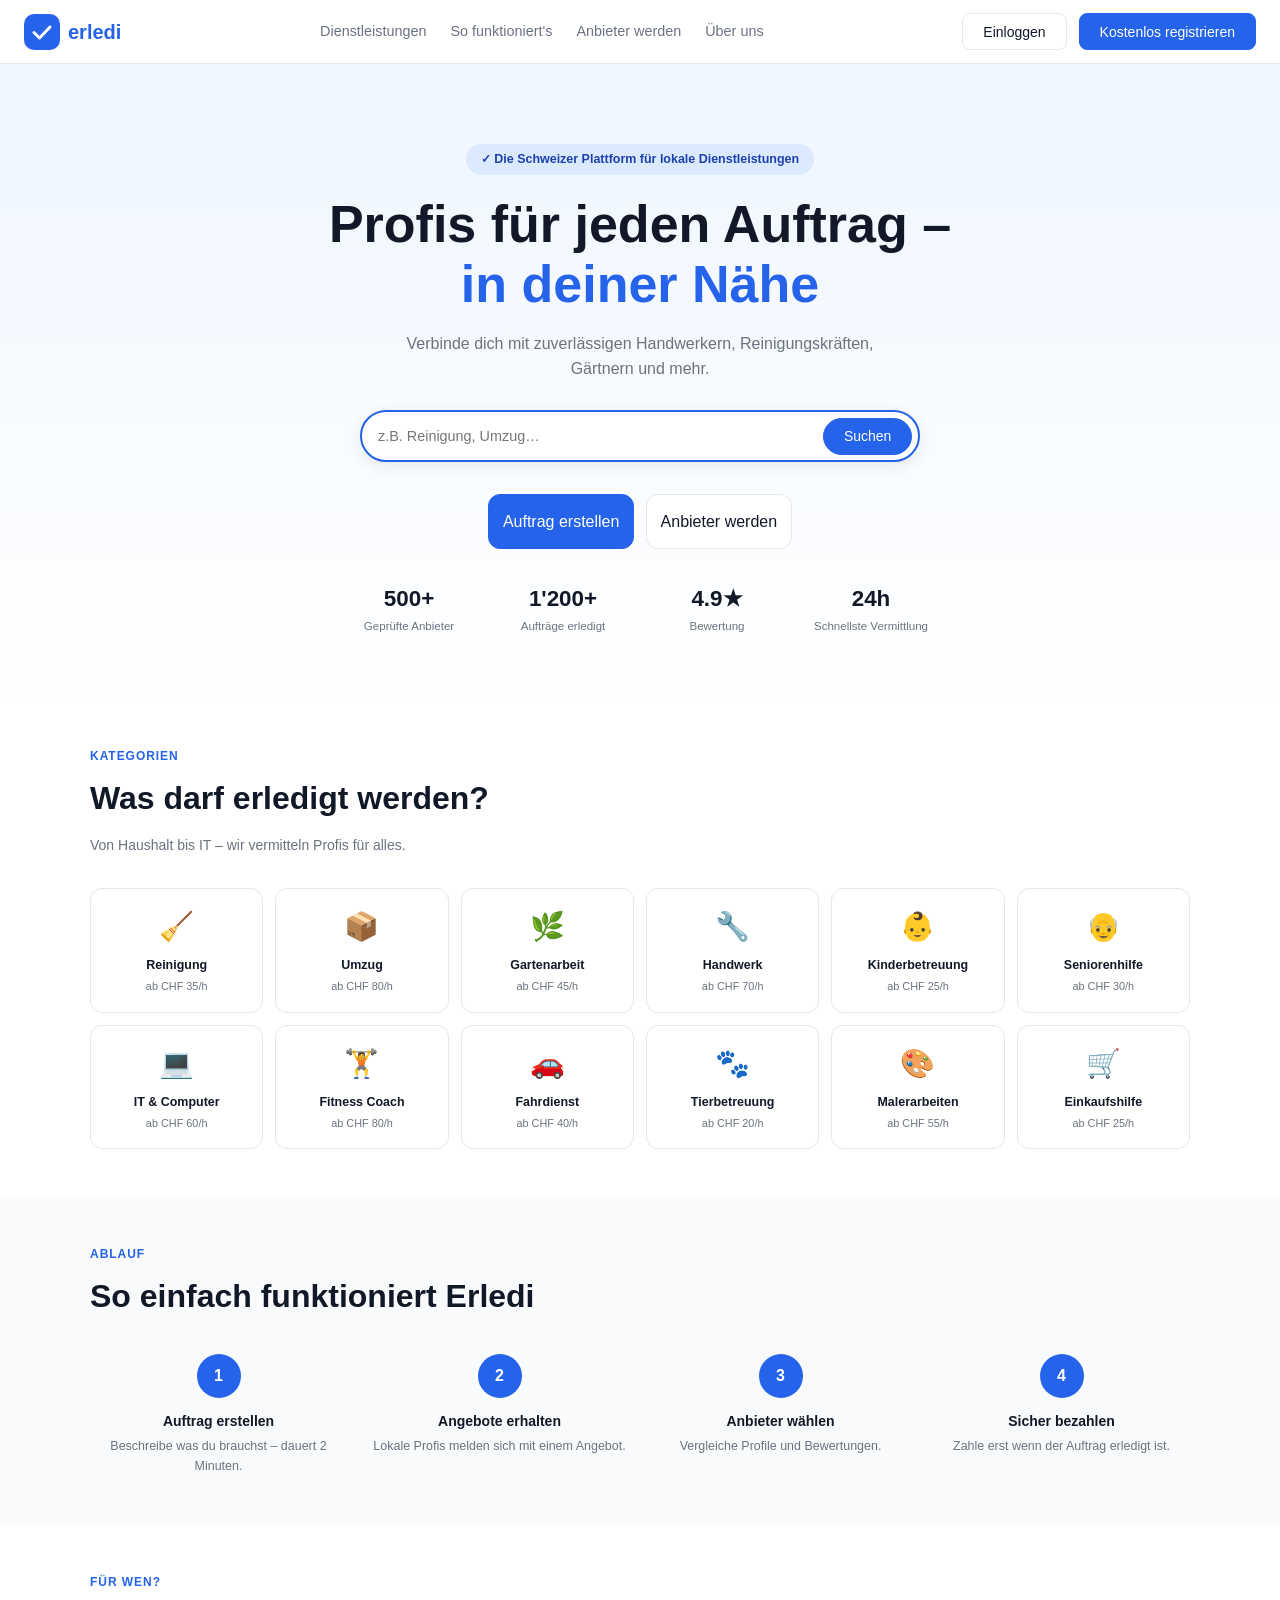
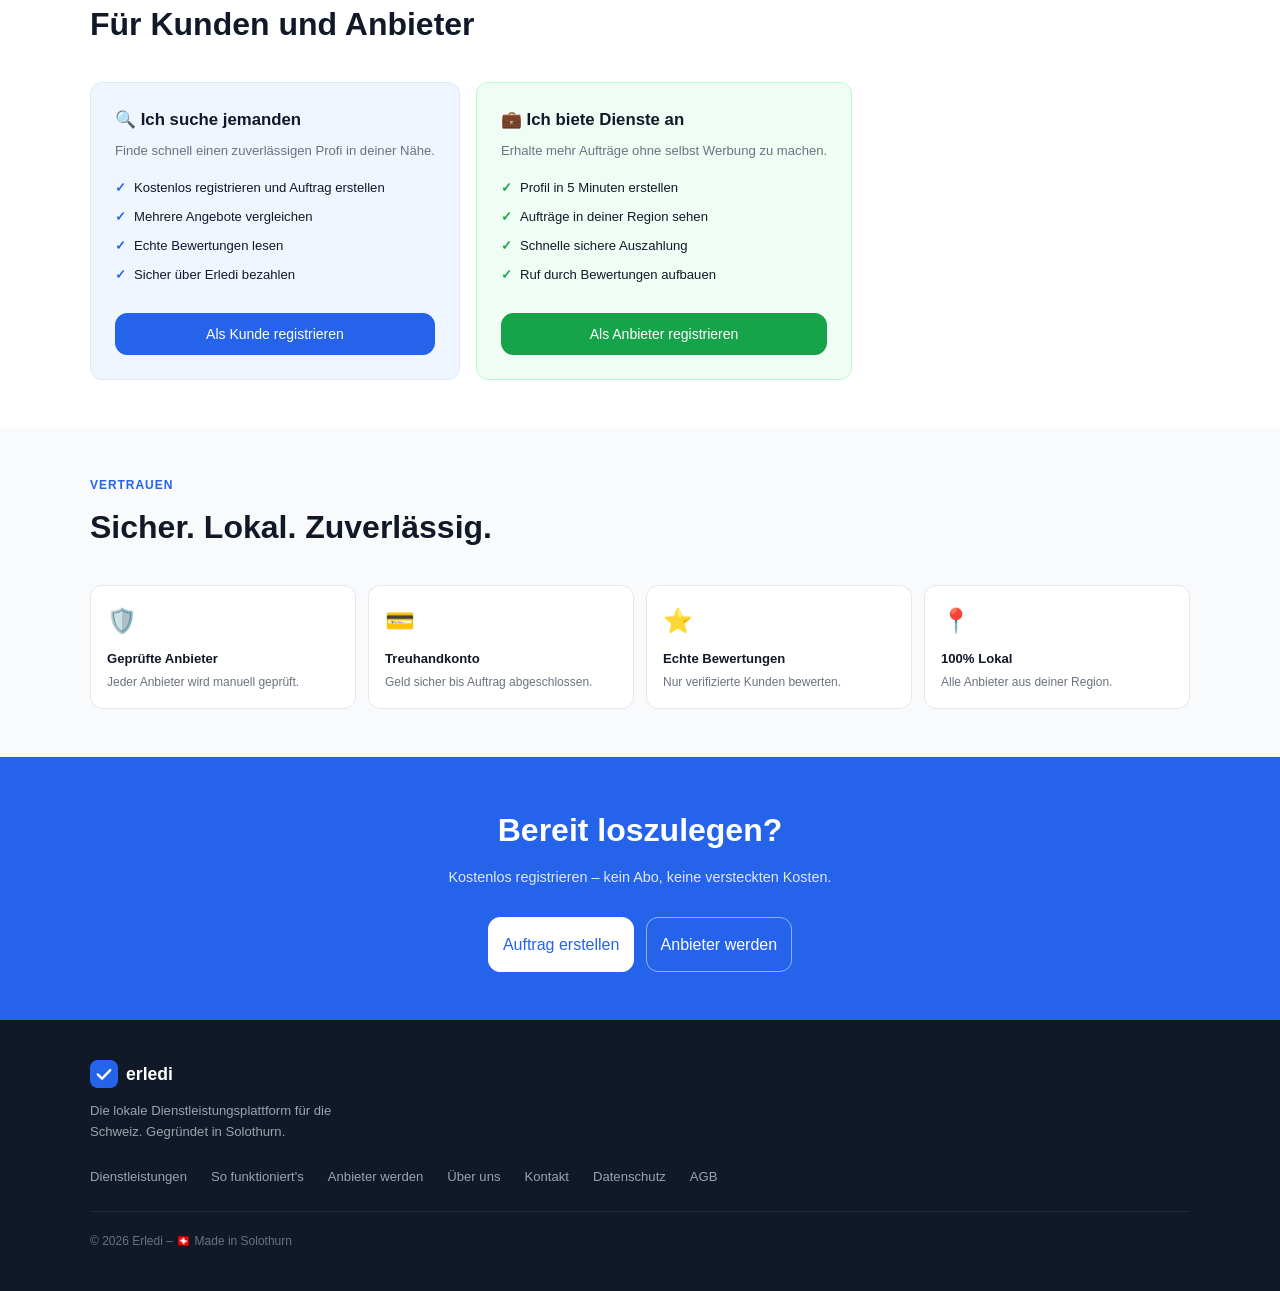
<file: index.html>
<!DOCTYPE html>
<html lang="de">
<head>
<meta charset="UTF-8">
<meta name="viewport" content="width=device-width, initial-scale=1.0">
<title>Erledi – Lokale Dienstleistungen in der Schweiz</title>
<meta name="description" content="Finde zuverlässige Handwerker, Reinigung, Umzug, Gartenarbeit und mehr in deiner Region. Schnell, sicher und lokal.">
<link rel="icon" type="image/svg+xml" href="logo.svg">
<link rel="stylesheet" href="erledi-shared.css">
<style>
.hero { padding: 3rem 1rem 2.5rem; text-align: center; background: linear-gradient(180deg, var(--blue-light) 0%, var(--bg) 100%); }
.hero-badge { display: inline-flex; align-items: center; gap: 6px; background: var(--blue-mid); color: var(--blue-dark); padding: 0.35rem 0.9rem; border-radius: 999px; font-size: 0.78rem; font-weight: 600; margin-bottom: 1.25rem; }
.hero h1 { font-size: clamp(1.75rem, 6vw, 3.25rem); font-weight: 800; line-height: 1.15; margin-bottom: 1rem; }
.hero h1 span { color: var(--blue); }
.hero p { font-size: 1rem; color: var(--text-muted); max-width: 480px; margin: 0 auto 1.75rem; }
.hero-btns { display: flex; flex-direction: column; gap: 0.75rem; margin-bottom: 2rem; }
.hero-btns .btn { width: 100%; padding: 0.85rem; font-size: 1rem; border-radius: var(--radius); justify-content: center; }
.hero-stats { display: grid; grid-template-columns: 1fr 1fr; gap: 1rem; max-width: 360px; margin: 0 auto; }
.stat { text-align: center; }
.stat-num { font-size: 1.4rem; font-weight: 800; }
.stat-label { font-size: 0.72rem; color: var(--text-muted); }
.search-wrap { max-width: 560px; margin: 0 auto 2rem; }
.search-bar { display: flex; background: var(--bg); border: 2px solid var(--blue); border-radius: 999px; padding: 0.35rem 0.35rem 0.35rem 1rem; box-shadow: var(--shadow-md); }
.search-bar input { flex: 1; border: none; outline: none; font-size: 0.9rem; background: transparent; min-width: 0; }
.search-bar .btn { border-radius: 999px; flex-shrink: 0; }
.section { padding: 3rem 1rem; }
.section-inner { max-width: 1100px; margin: 0 auto; }
.section-label { font-size: 0.75rem; font-weight: 700; letter-spacing: 0.08em; text-transform: uppercase; color: var(--blue); margin-bottom: 0.4rem; }
.section-title { font-size: clamp(1.35rem, 4vw, 2rem); font-weight: 700; margin-bottom: 0.6rem; }
.section-sub { color: var(--text-muted); font-size: 0.875rem; margin-bottom: 2rem; }
.services-grid { display: grid; grid-template-columns: repeat(3, 1fr); gap: 0.75rem; }
.service-card { background: var(--bg); border: 1.5px solid var(--border); border-radius: var(--radius); padding: 1rem 0.75rem; text-align: center; cursor: pointer; transition: all 0.18s; -webkit-tap-highlight-color: transparent; }
.service-card:active { transform: scale(0.97); background: var(--blue-light); }
.service-icon { font-size: 1.75rem; margin-bottom: 0.4rem; }
.service-name { font-size: 0.78rem; font-weight: 600; }
.service-count { font-size: 0.68rem; color: var(--text-muted); margin-top: 2px; }
.how-section { background: var(--bg-soft); padding: 3rem 1rem; }
.steps { display: grid; grid-template-columns: 1fr 1fr; gap: 1.5rem; margin-top: 2rem; }
.step { text-align: center; }
.step-num { width: 44px; height: 44px; border-radius: 50%; background: var(--blue); color: #fff; display: flex; align-items: center; justify-content: center; font-weight: 700; font-size: 1rem; margin: 0 auto 0.75rem; }
.step h3 { font-size: 0.875rem; font-weight: 600; margin-bottom: 0.3rem; }
.step p { font-size: 0.78rem; color: var(--text-muted); }
.sides { display: flex; flex-direction: column; gap: 1rem; margin-top: 2rem; }
.side-card { border-radius: var(--radius); padding: 1.5rem; border: 1.5px solid var(--border); }
.side-card.blue { background: var(--blue-light); border-color: var(--blue-mid); }
.side-card.green { background: var(--green-light); border-color: var(--green-mid); }
.side-card h3 { font-size: 1.05rem; font-weight: 700; margin-bottom: 0.4rem; }
.side-card p { font-size: 0.82rem; color: var(--text-muted); margin-bottom: 1rem; }
.side-list { list-style: none; }
.side-list li { display: flex; gap: 0.5rem; font-size: 0.82rem; margin-bottom: 0.5rem; align-items: flex-start; }
.side-list li::before { content: '✓'; color: var(--blue); font-weight: 700; flex-shrink: 0; }
.side-card.green .side-list li::before { color: var(--green); }
.side-card .btn { width: 100%; margin-top: 1.25rem; padding: 0.75rem; border-radius: var(--radius); justify-content: center; }
.trust-grid { display: grid; grid-template-columns: 1fr 1fr; gap: 0.75rem; margin-top: 2rem; }
.trust-card { background: var(--bg); border-radius: var(--radius); padding: 1rem; border: 1px solid var(--border); }
.trust-icon { font-size: 1.5rem; margin-bottom: 0.5rem; }
.trust-card h4 { font-size: 0.82rem; font-weight: 600; margin-bottom: 0.25rem; }
.trust-card p { font-size: 0.75rem; color: var(--text-muted); }
.cta-banner { background: var(--blue); color: #fff; padding: 3rem 1rem; text-align: center; }
.cta-banner h2 { font-size: clamp(1.35rem, 4vw, 2rem); font-weight: 700; margin-bottom: 0.6rem; }
.cta-banner p { opacity: 0.85; margin-bottom: 1.75rem; font-size: 0.9rem; }
.cta-btns { display: flex; flex-direction: column; gap: 0.75rem; max-width: 320px; margin: 0 auto; }
.cta-btns .btn { width: 100%; padding: 0.85rem; font-size: 1rem; border-radius: var(--radius); justify-content: center; }
.btn-white { background: #fff; color: var(--blue); border-color: #fff; }
.btn-outline-white { background: transparent; color: #fff; border-color: rgba(255,255,255,0.5); }
.modal-overlay { display: none; position: fixed; inset: 0; background: rgba(0,0,0,0.5); z-index: 300; align-items: flex-end; justify-content: center; }
.modal-overlay.active { display: flex; }
.modal { background: var(--bg); border-radius: 20px 20px 0 0; padding: 1.5rem 1.25rem 2rem; width: 100%; max-height: 90vh; overflow-y: auto; }
.modal-header { display: flex; justify-content: space-between; align-items: center; margin-bottom: 1.25rem; }
.modal-header h3 { font-size: 1.1rem; font-weight: 700; }
.modal-close { background: var(--bg-soft); border: none; width: 32px; height: 32px; border-radius: 50%; font-size: 1rem; cursor: pointer; }
.modal-tabs { display: flex; border: 1.5px solid var(--border); border-radius: var(--radius-sm); overflow: hidden; margin-bottom: 1.25rem; }
.modal-tab { flex: 1; padding: 0.65rem; font-size: 0.8rem; font-weight: 500; background: none; border: none; cursor: pointer; color: var(--text-muted); }
.modal-tab.active { background: var(--blue); color: #fff; }
.form-group { margin-bottom: 0.875rem; }
.form-group label { display: block; font-size: 0.72rem; font-weight: 600; color: var(--text-muted); margin-bottom: 0.3rem; text-transform: uppercase; letter-spacing: 0.04em; }
.form-group input, .form-group select { width: 100%; padding: 0.75rem 0.9rem; border: 1.5px solid var(--border); border-radius: var(--radius-sm); font-size: 1rem; outline: none; background: var(--bg); color: var(--text); }
.form-group input:focus, .form-group select:focus { border-color: var(--blue); }
.form-row { display: grid; grid-template-columns: 1fr 1fr; gap: 0.6rem; }
.form-submit { width: 100%; padding: 0.85rem; margin-top: 0.25rem; font-size: 1rem; border-radius: var(--radius); border: none; cursor: pointer; font-weight: 600; }
.form-note { font-size: 0.72rem; color: var(--text-muted); text-align: center; margin-top: 0.75rem; }
.form-note a { color: var(--blue); }
.success-msg { display: none; text-align: center; padding: 1.5rem 0; }
.success-msg .check { font-size: 3rem; margin-bottom: 0.75rem; }
.success-msg h4 { font-size: 1.05rem; font-weight: 700; margin-bottom: 0.4rem; }
.success-msg p { font-size: 0.82rem; color: var(--text-muted); }
@media (min-width: 480px) {
  .hero-btns { flex-direction: row; justify-content: center; }
  .hero-btns .btn { width: auto; }
  .hero-stats { grid-template-columns: repeat(4, 1fr); max-width: 600px; }
}
@media (min-width: 600px) {
  .services-grid { grid-template-columns: repeat(4, 1fr); }
  .sides { flex-direction: row; }
  .cta-btns { flex-direction: row; max-width: none; justify-content: center; }
  .cta-btns .btn { width: auto; }
}
@media (min-width: 900px) {
  .hero { padding: 5rem 1.5rem 4rem; }
  .services-grid { grid-template-columns: repeat(6, 1fr); }
  .steps { grid-template-columns: repeat(4, 1fr); }
  .trust-grid { grid-template-columns: repeat(4, 1fr); }
  .modal { border-radius: 16px; max-width: 460px; margin: auto; }
  .modal-overlay { align-items: center; }
}
</style>
</head>
<body>
<nav>
  <a href="index.html" class="nav-logo">
    <svg viewBox="0 0 36 36" fill="none"><rect width="36" height="36" rx="10" fill="#2563EB"/><path d="M10 18.5L15.5 24L26 13" stroke="white" stroke-width="3" stroke-linecap="round" stroke-linejoin="round"/></svg>
    erledi
  </a>
  <div class="nav-links">
    <a href="dienstleistungen.html">Dienstleistungen</a>
    <a href="wie-es-funktioniert.html">So funktioniert's</a>
    <a href="anbieter-werden.html">Anbieter werden</a>
    <a href="ueber-uns.html">Über uns</a>
  </div>
  <div class="nav-cta-desktop">
    <button class="btn btn-ghost" onclick="openModal('login')">Einloggen</button>
    <button class="btn btn-primary" onclick="openModal('register')">Kostenlos registrieren</button>
  </div>
  <div class="nav-hamburger" id="hamburger" onclick="toggleMenu()"><span></span><span></span><span></span></div>
</nav>
<div class="mobile-menu" id="mobile-menu">
  <a href="dienstleistungen.html">Dienstleistungen</a>
  <a href="wie-es-funktioniert.html">So funktioniert's</a>
  <a href="anbieter-werden.html">Anbieter werden</a>
  <a href="ueber-uns.html">Über uns</a>
  <a href="kontakt.html">Kontakt</a>
  <div class="mobile-menu-divider"></div>
  <button class="btn btn-primary" onclick="toggleMenu();openModal('register')" style="width:100%;padding:0.85rem;justify-content:center;">Kostenlos registrieren</button>
  <button class="btn btn-ghost" onclick="toggleMenu();openModal('login')" style="width:100%;padding:0.85rem;justify-content:center;">Einloggen</button>
</div>

<section class="hero">
  <div class="hero-badge">✓ Die Schweizer Plattform für lokale Dienstleistungen</div>
  <h1>Profis für jeden Auftrag –<br><span>in deiner Nähe</span></h1>
  <p>Verbinde dich mit zuverlässigen Handwerkern, Reinigungskräften, Gärtnern und mehr.</p>
  <div class="search-wrap">
    <div class="search-bar">
      <input type="text" placeholder="z.B. Reinigung, Umzug…">
      <button class="btn btn-primary" onclick="openModal('register')">Suchen</button>
    </div>
  </div>
  <div class="hero-btns">
    <button class="btn btn-primary" onclick="openModal('register')">Auftrag erstellen</button>
    <a href="anbieter-werden.html" class="btn btn-ghost">Anbieter werden</a>
  </div>
  <div class="hero-stats">
    <div class="stat"><div class="stat-num">500+</div><div class="stat-label">Geprüfte Anbieter</div></div>
    <div class="stat"><div class="stat-num">1'200+</div><div class="stat-label">Aufträge erledigt</div></div>
    <div class="stat"><div class="stat-num">4.9★</div><div class="stat-label">Bewertung</div></div>
    <div class="stat"><div class="stat-num">24h</div><div class="stat-label">Schnellste Vermittlung</div></div>
  </div>
</section>

<section class="section">
  <div class="section-inner">
    <div class="section-label">Kategorien</div>
    <h2 class="section-title">Was darf erledigt werden?</h2>
    <p class="section-sub">Von Haushalt bis IT – wir vermitteln Profis für alles.</p>
    <div class="services-grid">
      <div class="service-card" onclick="openModal('register')"><div class="service-icon">🧹</div><div class="service-name">Reinigung</div><div class="service-count">ab CHF 35/h</div></div>
      <div class="service-card" onclick="openModal('register')"><div class="service-icon">📦</div><div class="service-name">Umzug</div><div class="service-count">ab CHF 80/h</div></div>
      <div class="service-card" onclick="openModal('register')"><div class="service-icon">🌿</div><div class="service-name">Gartenarbeit</div><div class="service-count">ab CHF 45/h</div></div>
      <div class="service-card" onclick="openModal('register')"><div class="service-icon">🔧</div><div class="service-name">Handwerk</div><div class="service-count">ab CHF 70/h</div></div>
      <div class="service-card" onclick="openModal('register')"><div class="service-icon">👶</div><div class="service-name">Kinderbetreuung</div><div class="service-count">ab CHF 25/h</div></div>
      <div class="service-card" onclick="openModal('register')"><div class="service-icon">👴</div><div class="service-name">Seniorenhilfe</div><div class="service-count">ab CHF 30/h</div></div>
      <div class="service-card" onclick="openModal('register')"><div class="service-icon">💻</div><div class="service-name">IT & Computer</div><div class="service-count">ab CHF 60/h</div></div>
      <div class="service-card" onclick="openModal('register')"><div class="service-icon">🏋️</div><div class="service-name">Fitness Coach</div><div class="service-count">ab CHF 80/h</div></div>
      <div class="service-card" onclick="openModal('register')"><div class="service-icon">🚗</div><div class="service-name">Fahrdienst</div><div class="service-count">ab CHF 40/h</div></div>
      <div class="service-card" onclick="openModal('register')"><div class="service-icon">🐾</div><div class="service-name">Tierbetreuung</div><div class="service-count">ab CHF 20/h</div></div>
      <div class="service-card" onclick="openModal('register')"><div class="service-icon">🎨</div><div class="service-name">Malerarbeiten</div><div class="service-count">ab CHF 55/h</div></div>
      <div class="service-card" onclick="openModal('register')"><div class="service-icon">🛒</div><div class="service-name">Einkaufshilfe</div><div class="service-count">ab CHF 25/h</div></div>
    </div>
  </div>
</section>

<div class="how-section">
  <div class="section-inner">
    <div class="section-label">Ablauf</div>
    <h2 class="section-title">So einfach funktioniert Erledi</h2>
    <div class="steps">
      <div class="step"><div class="step-num">1</div><h3>Auftrag erstellen</h3><p>Beschreibe was du brauchst – dauert 2 Minuten.</p></div>
      <div class="step"><div class="step-num">2</div><h3>Angebote erhalten</h3><p>Lokale Profis melden sich mit einem Angebot.</p></div>
      <div class="step"><div class="step-num">3</div><h3>Anbieter wählen</h3><p>Vergleiche Profile und Bewertungen.</p></div>
      <div class="step"><div class="step-num">4</div><h3>Sicher bezahlen</h3><p>Zahle erst wenn der Auftrag erledigt ist.</p></div>
    </div>
  </div>
</div>

<section class="section">
  <div class="section-inner">
    <div class="section-label">Für wen?</div>
    <h2 class="section-title">Für Kunden und Anbieter</h2>
    <div class="sides">
      <div class="side-card blue">
        <h3>🔍 Ich suche jemanden</h3>
        <p>Finde schnell einen zuverlässigen Profi in deiner Nähe.</p>
        <ul class="side-list">
          <li>Kostenlos registrieren und Auftrag erstellen</li>
          <li>Mehrere Angebote vergleichen</li>
          <li>Echte Bewertungen lesen</li>
          <li>Sicher über Erledi bezahlen</li>
        </ul>
        <button class="btn btn-primary" onclick="openModal('register-kunde')">Als Kunde registrieren</button>
      </div>
      <div class="side-card green">
        <h3>💼 Ich biete Dienste an</h3>
        <p>Erhalte mehr Aufträge ohne selbst Werbung zu machen.</p>
        <ul class="side-list">
          <li>Profil in 5 Minuten erstellen</li>
          <li>Aufträge in deiner Region sehen</li>
          <li>Schnelle sichere Auszahlung</li>
          <li>Ruf durch Bewertungen aufbauen</li>
        </ul>
        <button class="btn btn-green" onclick="openModal('register-anbieter')">Als Anbieter registrieren</button>
      </div>
    </div>
  </div>
</section>

<section class="section" style="background:var(--bg-soft);">
  <div class="section-inner">
    <div class="section-label">Vertrauen</div>
    <h2 class="section-title">Sicher. Lokal. Zuverlässig.</h2>
    <div class="trust-grid">
      <div class="trust-card"><div class="trust-icon">🛡️</div><h4>Geprüfte Anbieter</h4><p>Jeder Anbieter wird manuell geprüft.</p></div>
      <div class="trust-card"><div class="trust-icon">💳</div><h4>Treuhandkonto</h4><p>Geld sicher bis Auftrag abgeschlossen.</p></div>
      <div class="trust-card"><div class="trust-icon">⭐</div><h4>Echte Bewertungen</h4><p>Nur verifizierte Kunden bewerten.</p></div>
      <div class="trust-card"><div class="trust-icon">📍</div><h4>100% Lokal</h4><p>Alle Anbieter aus deiner Region.</p></div>
    </div>
  </div>
</section>

<div class="cta-banner">
  <h2>Bereit loszulegen?</h2>
  <p>Kostenlos registrieren – kein Abo, keine versteckten Kosten.</p>
  <div class="cta-btns">
    <button class="btn btn-white" onclick="openModal('register-kunde')">Auftrag erstellen</button>
    <a href="anbieter-werden.html" class="btn btn-outline-white">Anbieter werden</a>
  </div>
</div>

<footer>
  <div class="footer-inner">
    <div class="footer-logo"><svg viewBox="0 0 36 36" fill="none" width="28" height="28"><rect width="36" height="36" rx="10" fill="#2563EB"/><path d="M10 18.5L15.5 24L26 13" stroke="white" stroke-width="3" stroke-linecap="round" stroke-linejoin="round"/></svg>erledi</div>
    <p class="footer-desc">Die lokale Dienstleistungsplattform für die Schweiz. Gegründet in Solothurn.</p>
    <div class="footer-links">
      <a href="dienstleistungen.html">Dienstleistungen</a>
      <a href="wie-es-funktioniert.html">So funktioniert's</a>
      <a href="anbieter-werden.html">Anbieter werden</a>
      <a href="ueber-uns.html">Über uns</a>
      <a href="kontakt.html">Kontakt</a>
      <a href="datenschutz.html">Datenschutz</a>
      <a href="agb.html">AGB</a>
    </div>
    <div class="footer-bottom">© 2026 Erledi – 🇨🇭 Made in Solothurn</div>
  </div>
</footer>

<div class="modal-overlay" id="modal-overlay" onclick="closeModalOnBg(event)">
  <div class="modal" id="modal">
    <div class="modal-header">
      <h3 id="modal-title">Registrieren</h3>
      <button class="modal-close" onclick="closeModal()">✕</button>
    </div>
    <div id="form-login">
      <div class="form-group"><label>E-Mail</label><input type="email" placeholder="deine@email.ch"></div>
      <div class="form-group"><label>Passwort</label><input type="password" placeholder="••••••••"></div>
      <button class="btn btn-primary form-submit" style="background:var(--blue);color:#fff;" onclick="showSuccess()">Einloggen</button>
      <p class="form-note">Noch kein Konto? <a href="#" onclick="openModal('register')">Registrieren</a></p>
    </div>
    <div id="form-register" style="display:none;">
      <div class="modal-tabs">
        <button class="modal-tab active" onclick="switchTab('kunde')">Ich suche jemanden</button>
        <button class="modal-tab" onclick="switchTab('anbieter')">Ich biete Dienste an</button>
      </div>
      <div id="tab-kunde">
        <div class="form-row">
          <div class="form-group"><label>Vorname</label><input type="text" placeholder="Vorname"></div>
          <div class="form-group"><label>Nachname</label><input type="text" placeholder="Nachname"></div>
        </div>
        <div class="form-group"><label>E-Mail</label><input type="email" placeholder="deine@email.ch"></div>
        <div class="form-group"><label>Ort / PLZ</label><input type="text" placeholder="4500 Solothurn"></div>
        <div class="form-group"><label>Passwort</label><input type="password" placeholder="Mindestens 8 Zeichen"></div>
        <button class="btn btn-primary form-submit" style="background:var(--blue);color:#fff;" onclick="showSuccess()">Kostenlos registrieren</button>
      </div>
      <div id="tab-anbieter" style="display:none;">
        <div class="form-row">
          <div class="form-group"><label>Vorname</label><input type="text" placeholder="Vorname"></div>
          <div class="form-group"><label>Nachname</label><input type="text" placeholder="Nachname"></div>
        </div>
        <div class="form-group"><label>E-Mail</label><input type="email" placeholder="deine@email.ch"></div>
        <div class="form-group"><label>Telefon</label><input type="tel" placeholder="+41 79 123 45 67"></div>
        <div class="form-group"><label>Dienstleistung</label>
          <select><option>Reinigung</option><option>Umzug</option><option>Gartenarbeit</option><option>Handwerk</option><option>IT</option><option>Anderes</option></select>
        </div>
        <div class="form-group"><label>Passwort</label><input type="password" placeholder="Mindestens 8 Zeichen"></div>
        <button class="btn btn-green form-submit" style="background:var(--green);color:#fff;" onclick="showSuccess()">Als Anbieter registrieren</button>
      </div>
      <p class="form-note">Akzeptiere unsere <a href="agb.html">AGB</a> und <a href="datenschutz.html">Datenschutzerklärung</a>.</p>
    </div>
    <div class="success-msg" id="success-msg">
      <div class="check">✅</div>
      <h4>Willkommen bei Erledi!</h4>
      <p>Dein Konto wurde erstellt.</p>
      <button class="btn btn-primary" style="background:var(--blue);color:#fff;width:100%;padding:0.85rem;border:none;cursor:pointer;border-radius:var(--radius);margin-top:1rem;" onclick="closeModal()">Weiter</button>
    </div>
  </div>
</div>

<script>
function toggleMenu(){var h=document.getElementById('hamburger'),m=document.getElementById('mobile-menu');h.classList.toggle('open');m.classList.toggle('open');document.body.style.overflow=m.classList.contains('open')?'hidden':'';}
function openModal(type){document.getElementById('modal-overlay').classList.add('active');document.body.style.overflow='hidden';document.getElementById('success-msg').style.display='none';var l=document.getElementById('form-login'),r=document.getElementById('form-register');if(type==='login'){l.style.display='block';r.style.display='none';document.getElementById('modal-title').textContent='Einloggen';}else{l.style.display='none';r.style.display='block';document.getElementById('modal-title').textContent='Kostenlos registrieren';if(type==='register-anbieter')switchTab('anbieter');else switchTab('kunde');}}
function closeModal(){document.getElementById('modal-overlay').classList.remove('active');document.body.style.overflow='';}
function closeModalOnBg(e){if(e.target===document.getElementById('modal-overlay'))closeModal();}
function switchTab(tab){var t=document.querySelectorAll('.modal-tab');t[0].classList.toggle('active',tab==='kunde');t[1].classList.toggle('active',tab==='anbieter');document.getElementById('tab-kunde').style.display=tab==='kunde'?'block':'none';document.getElementById('tab-anbieter').style.display=tab==='anbieter'?'block':'none';}
function showSuccess(){document.getElementById('form-login').style.display='none';document.getElementById('form-register').style.display='none';document.getElementById('success-msg').style.display='block';}
</script>
</body>
</html>
</file>
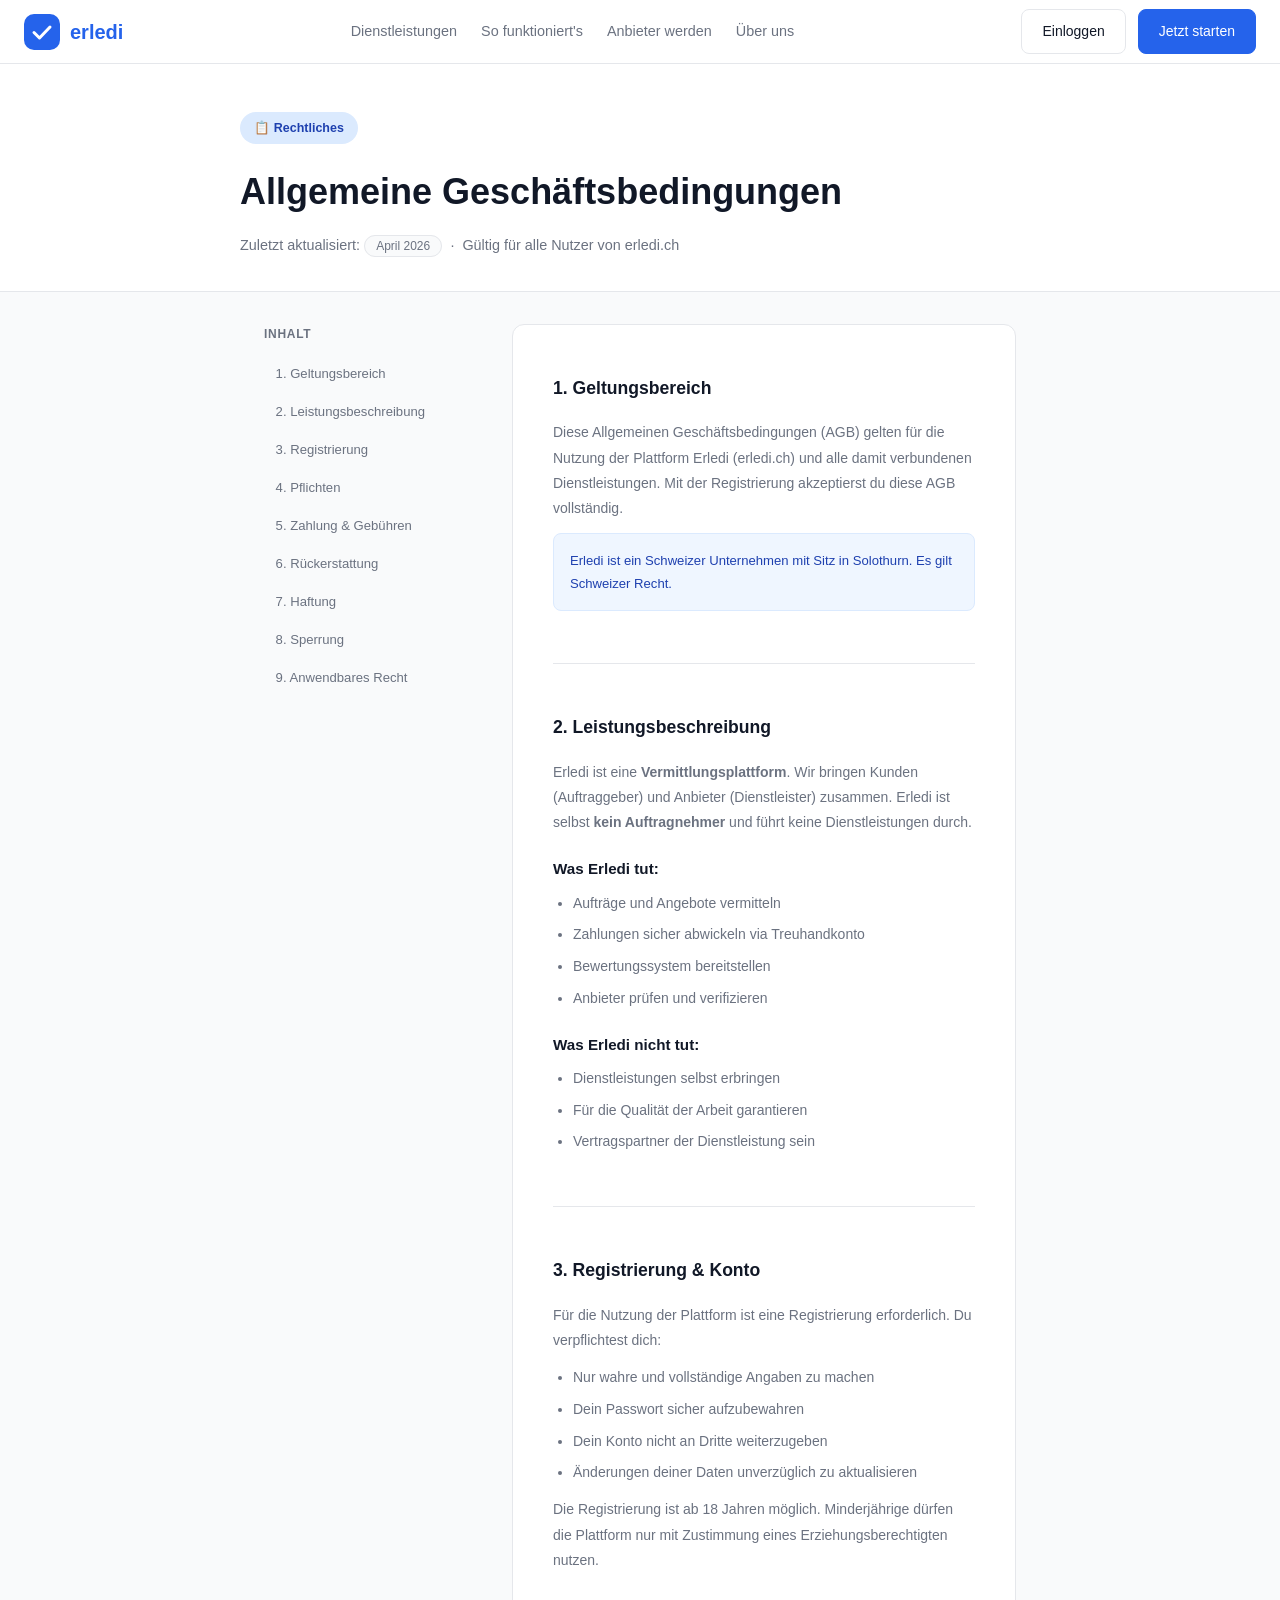
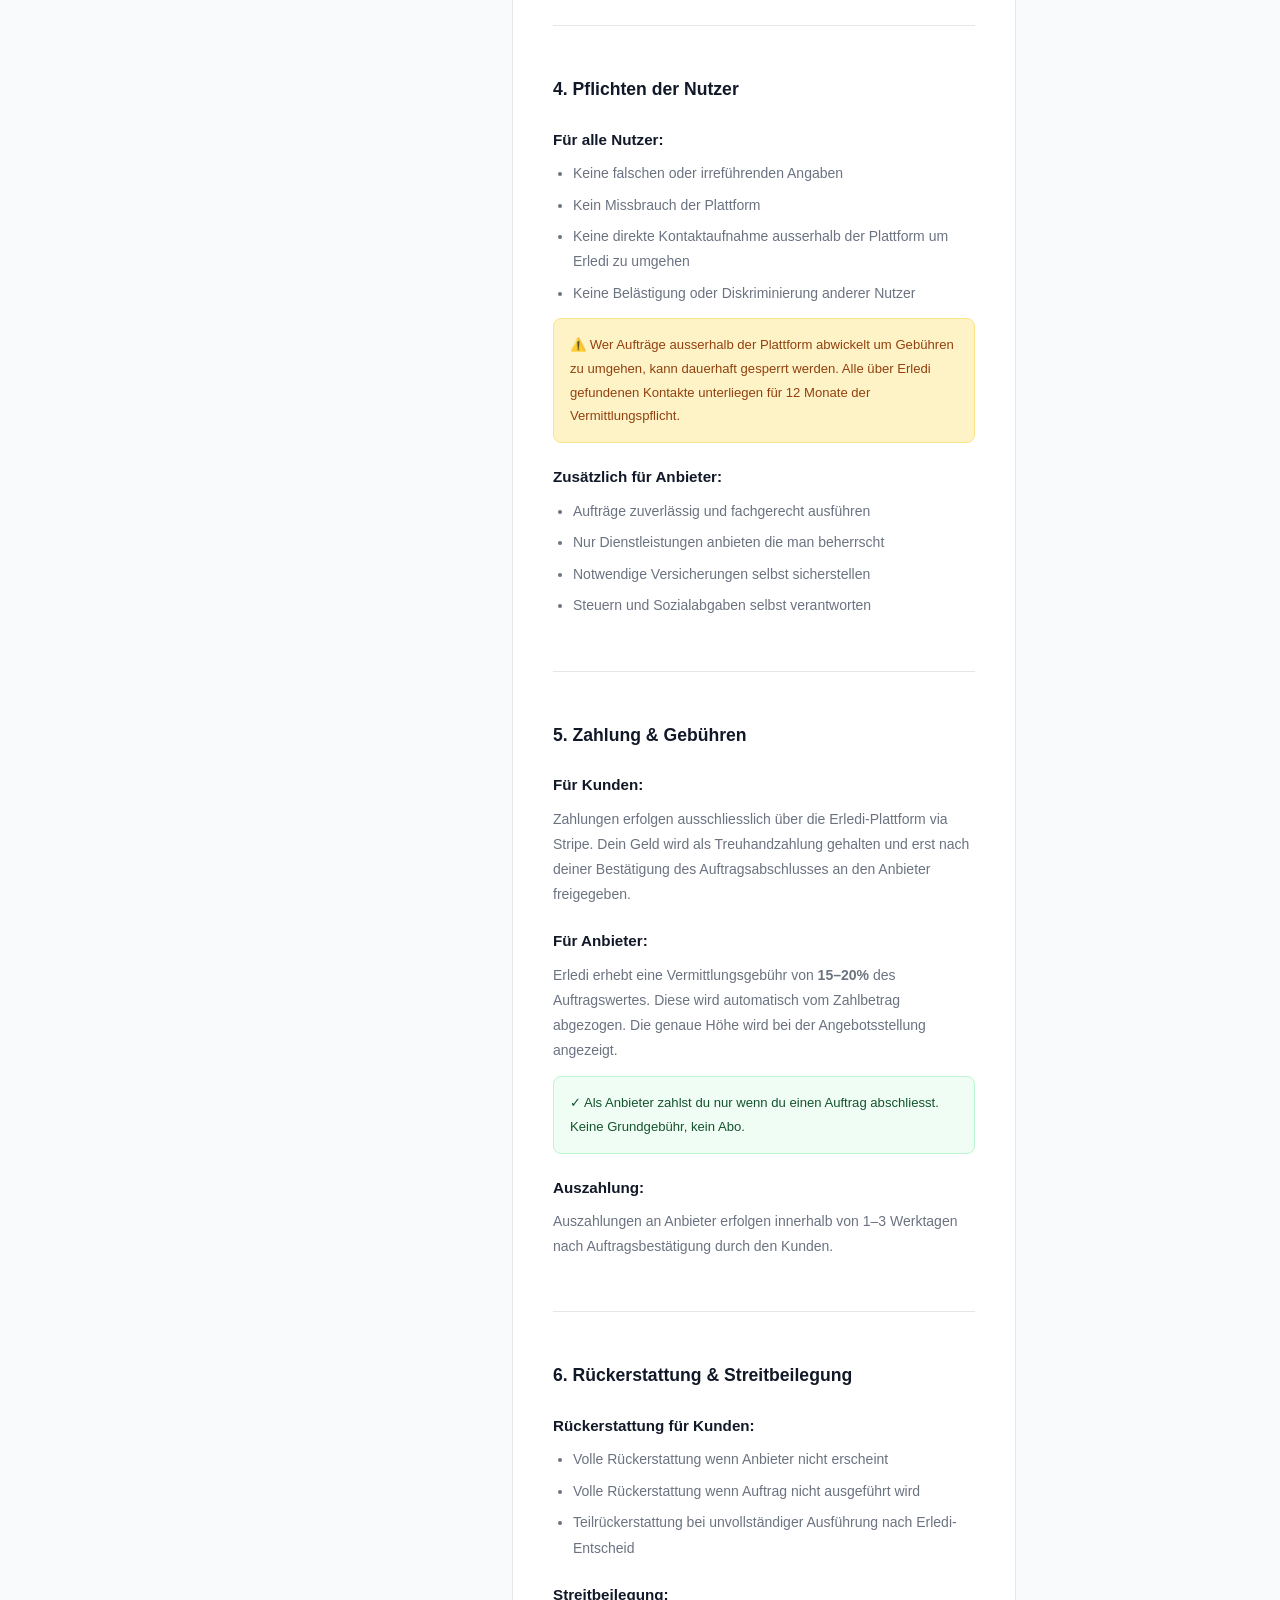
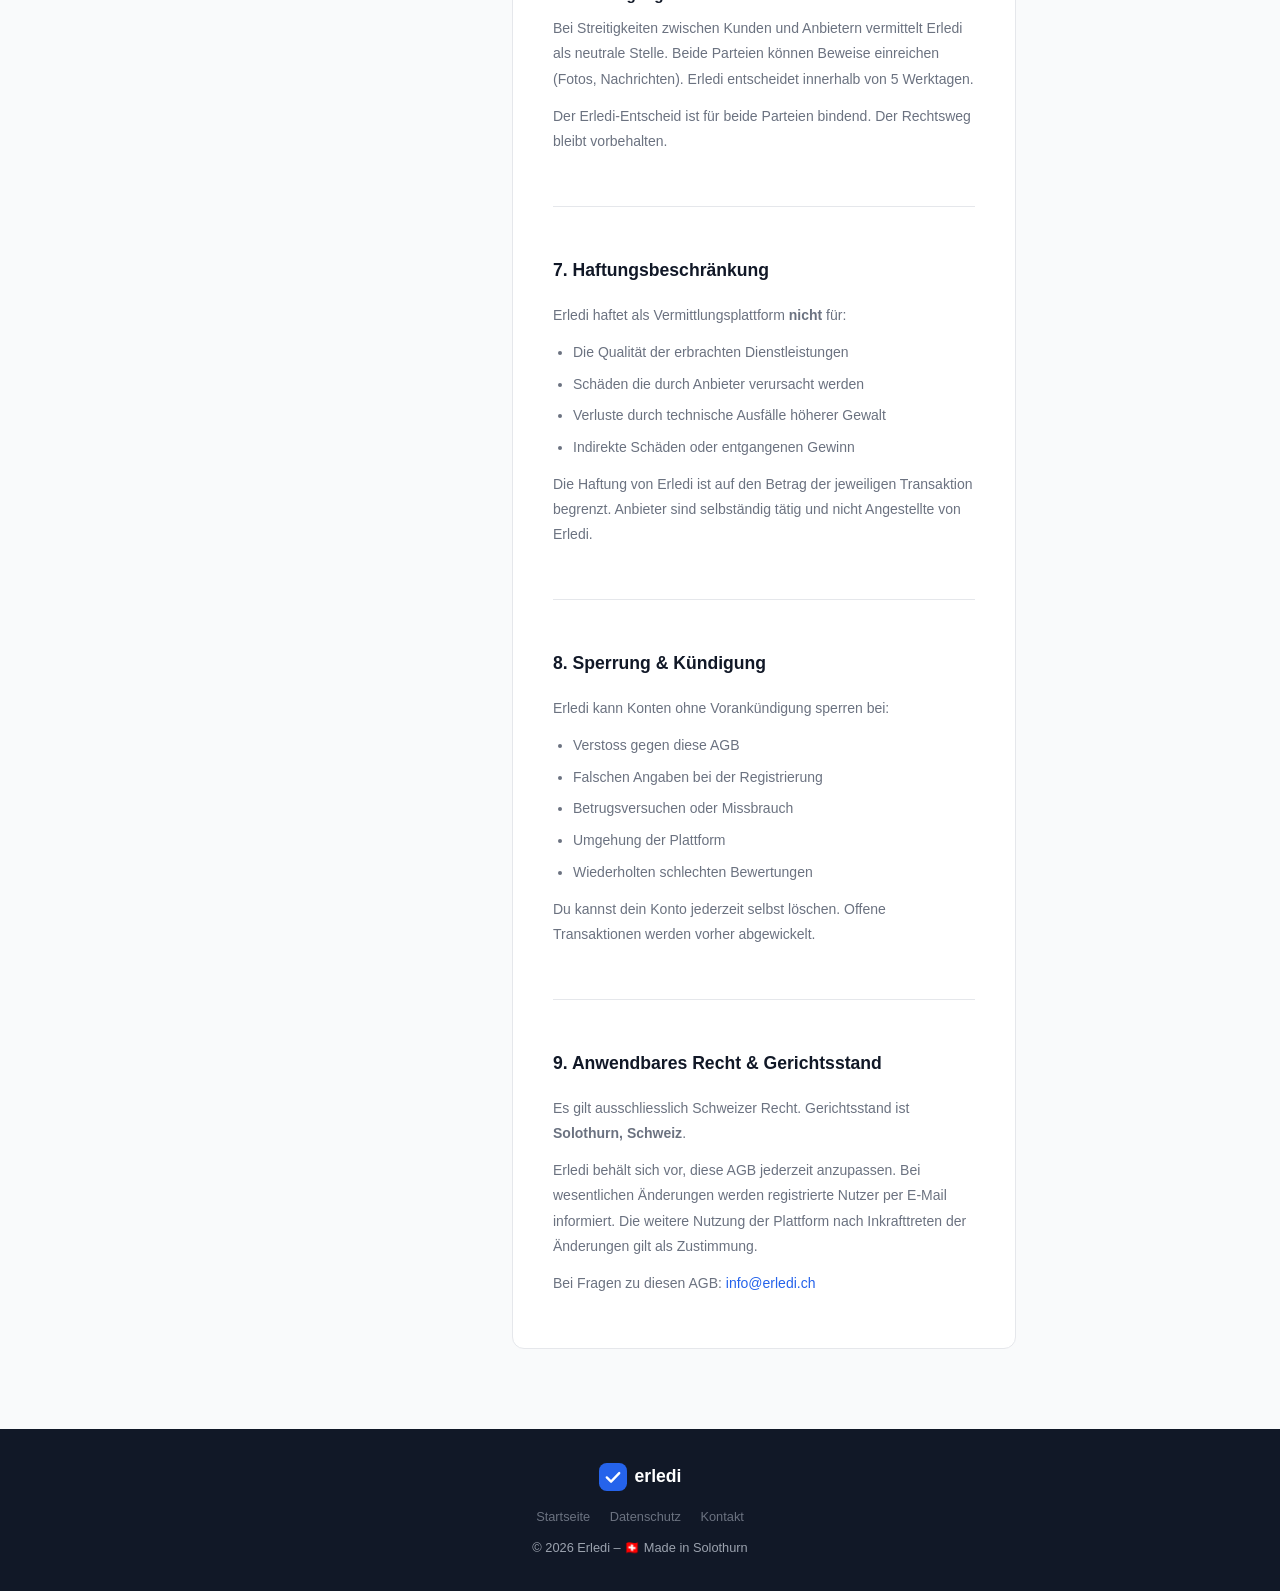
<file: agb.html>
<!DOCTYPE html>
<html lang="de">
<head>
<meta charset="UTF-8">
<meta name="viewport" content="width=device-width, initial-scale=1.0">
<title>Allgemeine Geschäftsbedingungen – Erledi</title>
<link rel="icon" type="image/svg+xml" href="logo.svg">
<link rel="stylesheet" href="erledi-shared.css">
<style>
  *, *::before, *::after { box-sizing: border-box; margin: 0; padding: 0; }
  :root {
    --blue: #2563EB; --blue-dark: #1E40AF; --blue-light: #EFF6FF; --blue-mid: #DBEAFE;
    --green: #16A34A; --green-light: #F0FDF4;
    --text: #111827; --text-muted: #6B7280; --border: #E5E7EB;
    --bg: #FFFFFF; --bg-soft: #F9FAFB; --radius: 12px; --radius-sm: 8px;
  }
  body { font-family: -apple-system, BlinkMacSystemFont, 'Segoe UI', sans-serif; color: var(--text); background: var(--bg-soft); line-height: 1.8; }
  a { color: var(--blue); text-decoration: none; }
  a:hover { text-decoration: underline; }
  nav { position: sticky; top: 0; z-index: 100; background: rgba(255,255,255,0.95); backdrop-filter: blur(10px); border-bottom: 1px solid var(--border); padding: 0 1.5rem; display: flex; align-items: center; justify-content: space-between; height: 64px; }
  .nav-logo { display: flex; align-items: center; gap: 10px; font-weight: 700; font-size: 1.25rem; color: var(--blue); text-decoration: none; }
  .nav-logo svg { width: 36px; height: 36px; }
  .nav-links { display: flex; align-items: center; gap: 1.5rem; }
  .nav-links a { font-size: 0.9rem; color: var(--text-muted); transition: color 0.15s; text-decoration: none; }
  .nav-links a:hover { color: var(--text); }
  .btn { display: inline-flex; align-items: center; justify-content: center; padding: 0.55rem 1.25rem; border-radius: var(--radius-sm); font-size: 0.875rem; font-weight: 500; cursor: pointer; transition: all 0.15s; border: 1.5px solid transparent; text-decoration: none; }
  .btn-ghost { border-color: var(--border); color: var(--text); background: var(--bg); }
  .btn-primary { background: var(--blue); color: #fff; border-color: var(--blue); }
  .btn-primary:hover { background: var(--blue-dark); }

  .page-hero { background: var(--bg); border-bottom: 1px solid var(--border); padding: 3rem 1.5rem 2rem; }
  .page-hero-inner { max-width: 800px; margin: 0 auto; }
  .page-badge { display: inline-flex; align-items: center; gap: 6px; background: var(--blue-mid); color: var(--blue-dark); padding: 0.3rem 0.9rem; border-radius: 999px; font-size: 0.78rem; font-weight: 600; margin-bottom: 1rem; }
  .page-hero h1 { font-size: clamp(1.75rem, 3vw, 2.25rem); font-weight: 800; margin-bottom: 0.5rem; }
  .page-hero p { color: var(--text-muted); font-size: 0.9rem; }
  .date-badge { font-size: 0.75rem; background: var(--bg-soft); border: 1px solid var(--border); border-radius: 999px; padding: 0.2rem 0.7rem; color: var(--text-muted); font-weight: 500; }

  .content-wrap { max-width: 800px; margin: 0 auto; padding: 2rem 1.5rem 5rem; display: grid; grid-template-columns: 200px 1fr; gap: 3rem; align-items: start; }
  .sidebar { position: sticky; top: 80px; }
  .sidebar-title { font-size: 0.75rem; font-weight: 700; text-transform: uppercase; letter-spacing: 0.06em; color: var(--text-muted); margin-bottom: 0.75rem; }
  .sidebar-nav { list-style: none; }
  .sidebar-nav li { margin-bottom: 0.3rem; }
  .sidebar-nav a { font-size: 0.82rem; color: var(--text-muted); text-decoration: none; display: block; padding: 0.3rem 0.6rem; border-radius: var(--radius-sm); transition: all 0.15s; border-left: 2px solid transparent; }
  .sidebar-nav a:hover { color: var(--blue); background: var(--blue-light); border-left-color: var(--blue); }

  .doc-content { background: var(--bg); border-radius: var(--radius); border: 1px solid var(--border); padding: 2.5rem; }
  .doc-section { margin-bottom: 2.5rem; padding-bottom: 2.5rem; border-bottom: 1px solid var(--border); }
  .doc-section:last-child { border-bottom: none; margin-bottom: 0; padding-bottom: 0; }
  .doc-section h2 { font-size: 1.1rem; font-weight: 700; margin-bottom: 1rem; padding-top: 0.5rem; }
  .doc-section h3 { font-size: 0.95rem; font-weight: 600; margin: 1.25rem 0 0.5rem; color: var(--text); }
  .doc-section p { font-size: 0.875rem; color: var(--text-muted); margin-bottom: 0.75rem; }
  .doc-section ul { margin: 0.5rem 0 0.75rem 1.25rem; }
  .doc-section ul li { font-size: 0.875rem; color: var(--text-muted); margin-bottom: 0.4rem; }
  .info-box { background: var(--blue-light); border: 1px solid var(--blue-mid); border-radius: var(--radius-sm); padding: 0.9rem 1rem; font-size: 0.82rem; color: var(--blue-dark); margin: 0.75rem 0; }
  .warning-box { background: #FEF3C7; border: 1px solid #FDE68A; border-radius: var(--radius-sm); padding: 0.9rem 1rem; font-size: 0.82rem; color: #92400E; margin: 0.75rem 0; }
  .green-box { background: var(--green-light); border: 1px solid #BBF7D0; border-radius: var(--radius-sm); padding: 0.9rem 1rem; font-size: 0.82rem; color: #14532D; margin: 0.75rem 0; }

  footer { background: #111827; color: #9CA3AF; padding: 2rem 1.5rem; text-align: center; font-size: 0.8rem; }
  .footer-logo { display: flex; align-items: center; gap: 8px; justify-content: center; color: #fff; font-weight: 700; font-size: 1.1rem; margin-bottom: 0.75rem; }
  footer a { color: #6B7280; margin: 0 0.5rem; }
  footer a:hover { color: #fff; }

  @media (max-width: 768px) {
    .nav-links { display: none; }
    .content-wrap { grid-template-columns: 1fr; }
    .sidebar { display: none; }
  }
</style>
</head>
<body>

<nav>
  <a href="index.html" class="nav-logo">
    <svg viewBox="0 0 36 36" fill="none"><rect width="36" height="36" rx="10" fill="#2563EB"/><path d="M10 18.5L15.5 24L26 13" stroke="white" stroke-width="3" stroke-linecap="round" stroke-linejoin="round"/></svg>
    erledi
  </a>
  <div class="nav-links">
    <a href="dienstleistungen.html">Dienstleistungen</a>
    <a href="wie-es-funktioniert.html">So funktioniert's</a>
    <a href="anbieter-werden.html">Anbieter werden</a>
    <a href="ueber-uns.html">Über uns</a>
  </div>
  <div style="display:flex;gap:0.75rem;">
    <a href="anbieter-werden.html" class="btn btn-ghost">Einloggen</a>
    <a href="index.html" class="btn btn-primary">Jetzt starten</a>
  </div>
</nav>

<div class="page-hero">
  <div class="page-hero-inner">
    <div class="page-badge">📋 Rechtliches</div>
    <h1>Allgemeine Geschäftsbedingungen</h1>
    <p>Zuletzt aktualisiert: <span class="date-badge">April 2026</span> &nbsp;·&nbsp; Gültig für alle Nutzer von erledi.ch</p>
  </div>
</div>

<div class="content-wrap">
  <div class="sidebar">
    <div class="sidebar-title">Inhalt</div>
    <ul class="sidebar-nav">
      <li><a href="#geltung">1. Geltungsbereich</a></li>
      <li><a href="#leistung">2. Leistungsbeschreibung</a></li>
      <li><a href="#registrierung">3. Registrierung</a></li>
      <li><a href="#pflichten">4. Pflichten</a></li>
      <li><a href="#zahlung">5. Zahlung & Gebühren</a></li>
      <li><a href="#rueckerstattung">6. Rückerstattung</a></li>
      <li><a href="#haftung">7. Haftung</a></li>
      <li><a href="#sperrung">8. Sperrung</a></li>
      <li><a href="#recht">9. Anwendbares Recht</a></li>
    </ul>
  </div>

  <div class="doc-content">

    <div class="doc-section" id="geltung">
      <h2>1. Geltungsbereich</h2>
      <p>Diese Allgemeinen Geschäftsbedingungen (AGB) gelten für die Nutzung der Plattform Erledi (erledi.ch) und alle damit verbundenen Dienstleistungen. Mit der Registrierung akzeptierst du diese AGB vollständig.</p>
      <div class="info-box">Erledi ist ein Schweizer Unternehmen mit Sitz in Solothurn. Es gilt Schweizer Recht.</div>
    </div>

    <div class="doc-section" id="leistung">
      <h2>2. Leistungsbeschreibung</h2>
      <p>Erledi ist eine <strong>Vermittlungsplattform</strong>. Wir bringen Kunden (Auftraggeber) und Anbieter (Dienstleister) zusammen. Erledi ist selbst <strong>kein Auftragnehmer</strong> und führt keine Dienstleistungen durch.</p>
      <h3>Was Erledi tut:</h3>
      <ul>
        <li>Aufträge und Angebote vermitteln</li>
        <li>Zahlungen sicher abwickeln via Treuhandkonto</li>
        <li>Bewertungssystem bereitstellen</li>
        <li>Anbieter prüfen und verifizieren</li>
      </ul>
      <h3>Was Erledi nicht tut:</h3>
      <ul>
        <li>Dienstleistungen selbst erbringen</li>
        <li>Für die Qualität der Arbeit garantieren</li>
        <li>Vertragspartner der Dienstleistung sein</li>
      </ul>
    </div>

    <div class="doc-section" id="registrierung">
      <h2>3. Registrierung & Konto</h2>
      <p>Für die Nutzung der Plattform ist eine Registrierung erforderlich. Du verpflichtest dich:</p>
      <ul>
        <li>Nur wahre und vollständige Angaben zu machen</li>
        <li>Dein Passwort sicher aufzubewahren</li>
        <li>Dein Konto nicht an Dritte weiterzugeben</li>
        <li>Änderungen deiner Daten unverzüglich zu aktualisieren</li>
      </ul>
      <p>Die Registrierung ist ab 18 Jahren möglich. Minderjährige dürfen die Plattform nur mit Zustimmung eines Erziehungsberechtigten nutzen.</p>
    </div>

    <div class="doc-section" id="pflichten">
      <h2>4. Pflichten der Nutzer</h2>
      <h3>Für alle Nutzer:</h3>
      <ul>
        <li>Keine falschen oder irreführenden Angaben</li>
        <li>Kein Missbrauch der Plattform</li>
        <li>Keine direkte Kontaktaufnahme ausserhalb der Plattform um Erledi zu umgehen</li>
        <li>Keine Belästigung oder Diskriminierung anderer Nutzer</li>
      </ul>
      <div class="warning-box">⚠️ Wer Aufträge ausserhalb der Plattform abwickelt um Gebühren zu umgehen, kann dauerhaft gesperrt werden. Alle über Erledi gefundenen Kontakte unterliegen für 12 Monate der Vermittlungspflicht.</div>
      <h3>Zusätzlich für Anbieter:</h3>
      <ul>
        <li>Aufträge zuverlässig und fachgerecht ausführen</li>
        <li>Nur Dienstleistungen anbieten die man beherrscht</li>
        <li>Notwendige Versicherungen selbst sicherstellen</li>
        <li>Steuern und Sozialabgaben selbst verantworten</li>
      </ul>
    </div>

    <div class="doc-section" id="zahlung">
      <h2>5. Zahlung & Gebühren</h2>
      <h3>Für Kunden:</h3>
      <p>Zahlungen erfolgen ausschliesslich über die Erledi-Plattform via Stripe. Dein Geld wird als Treuhandzahlung gehalten und erst nach deiner Bestätigung des Auftragsabschlusses an den Anbieter freigegeben.</p>
      <h3>Für Anbieter:</h3>
      <p>Erledi erhebt eine Vermittlungsgebühr von <strong>15–20%</strong> des Auftragswertes. Diese wird automatisch vom Zahlbetrag abgezogen. Die genaue Höhe wird bei der Angebotsstellung angezeigt.</p>
      <div class="green-box">✓ Als Anbieter zahlst du nur wenn du einen Auftrag abschliesst. Keine Grundgebühr, kein Abo.</div>
      <h3>Auszahlung:</h3>
      <p>Auszahlungen an Anbieter erfolgen innerhalb von 1–3 Werktagen nach Auftragsbestätigung durch den Kunden.</p>
    </div>

    <div class="doc-section" id="rueckerstattung">
      <h2>6. Rückerstattung & Streitbeilegung</h2>
      <h3>Rückerstattung für Kunden:</h3>
      <ul>
        <li>Volle Rückerstattung wenn Anbieter nicht erscheint</li>
        <li>Volle Rückerstattung wenn Auftrag nicht ausgeführt wird</li>
        <li>Teilrückerstattung bei unvollständiger Ausführung nach Erledi-Entscheid</li>
      </ul>
      <h3>Streitbeilegung:</h3>
      <p>Bei Streitigkeiten zwischen Kunden und Anbietern vermittelt Erledi als neutrale Stelle. Beide Parteien können Beweise einreichen (Fotos, Nachrichten). Erledi entscheidet innerhalb von 5 Werktagen.</p>
      <p>Der Erledi-Entscheid ist für beide Parteien bindend. Der Rechtsweg bleibt vorbehalten.</p>
    </div>

    <div class="doc-section" id="haftung">
      <h2>7. Haftungsbeschränkung</h2>
      <p>Erledi haftet als Vermittlungsplattform <strong>nicht</strong> für:</p>
      <ul>
        <li>Die Qualität der erbrachten Dienstleistungen</li>
        <li>Schäden die durch Anbieter verursacht werden</li>
        <li>Verluste durch technische Ausfälle höherer Gewalt</li>
        <li>Indirekte Schäden oder entgangenen Gewinn</li>
      </ul>
      <p>Die Haftung von Erledi ist auf den Betrag der jeweiligen Transaktion begrenzt. Anbieter sind selbständig tätig und nicht Angestellte von Erledi.</p>
    </div>

    <div class="doc-section" id="sperrung">
      <h2>8. Sperrung & Kündigung</h2>
      <p>Erledi kann Konten ohne Vorankündigung sperren bei:</p>
      <ul>
        <li>Verstoss gegen diese AGB</li>
        <li>Falschen Angaben bei der Registrierung</li>
        <li>Betrugsversuchen oder Missbrauch</li>
        <li>Umgehung der Plattform</li>
        <li>Wiederholten schlechten Bewertungen</li>
      </ul>
      <p>Du kannst dein Konto jederzeit selbst löschen. Offene Transaktionen werden vorher abgewickelt.</p>
    </div>

    <div class="doc-section" id="recht">
      <h2>9. Anwendbares Recht & Gerichtsstand</h2>
      <p>Es gilt ausschliesslich Schweizer Recht. Gerichtsstand ist <strong>Solothurn, Schweiz</strong>.</p>
      <p>Erledi behält sich vor, diese AGB jederzeit anzupassen. Bei wesentlichen Änderungen werden registrierte Nutzer per E-Mail informiert. Die weitere Nutzung der Plattform nach Inkrafttreten der Änderungen gilt als Zustimmung.</p>
      <p>Bei Fragen zu diesen AGB: <a href="mailto:info@erledi.ch">info@erledi.ch</a></p>
    </div>

  </div>
</div>

<footer>
  <div class="footer-logo">
    <svg viewBox="0 0 36 36" fill="none" width="28" height="28"><rect width="36" height="36" rx="10" fill="#2563EB"/><path d="M10 18.5L15.5 24L26 13" stroke="white" stroke-width="3" stroke-linecap="round" stroke-linejoin="round"/></svg>
    erledi
  </div>
  <div style="margin-bottom:0.5rem;">
    <a href="index.html">Startseite</a>
    <a href="datenschutz.html">Datenschutz</a>
    <a href="kontakt.html">Kontakt</a>
  </div>
  <div>© 2026 Erledi – 🇨🇭 Made in Solothurn</div>
</footer>

<script>
function toggleMenu(){
  var h=document.getElementById('hamburger');
  var m=document.getElementById('mobile-menu');
  if(h && m){
    h.classList.toggle('open');
    m.classList.toggle('open');
    document.body.style.overflow=m.classList.contains('open')?'hidden':'';
  }
}
</script>
</body>
</html>
</file>
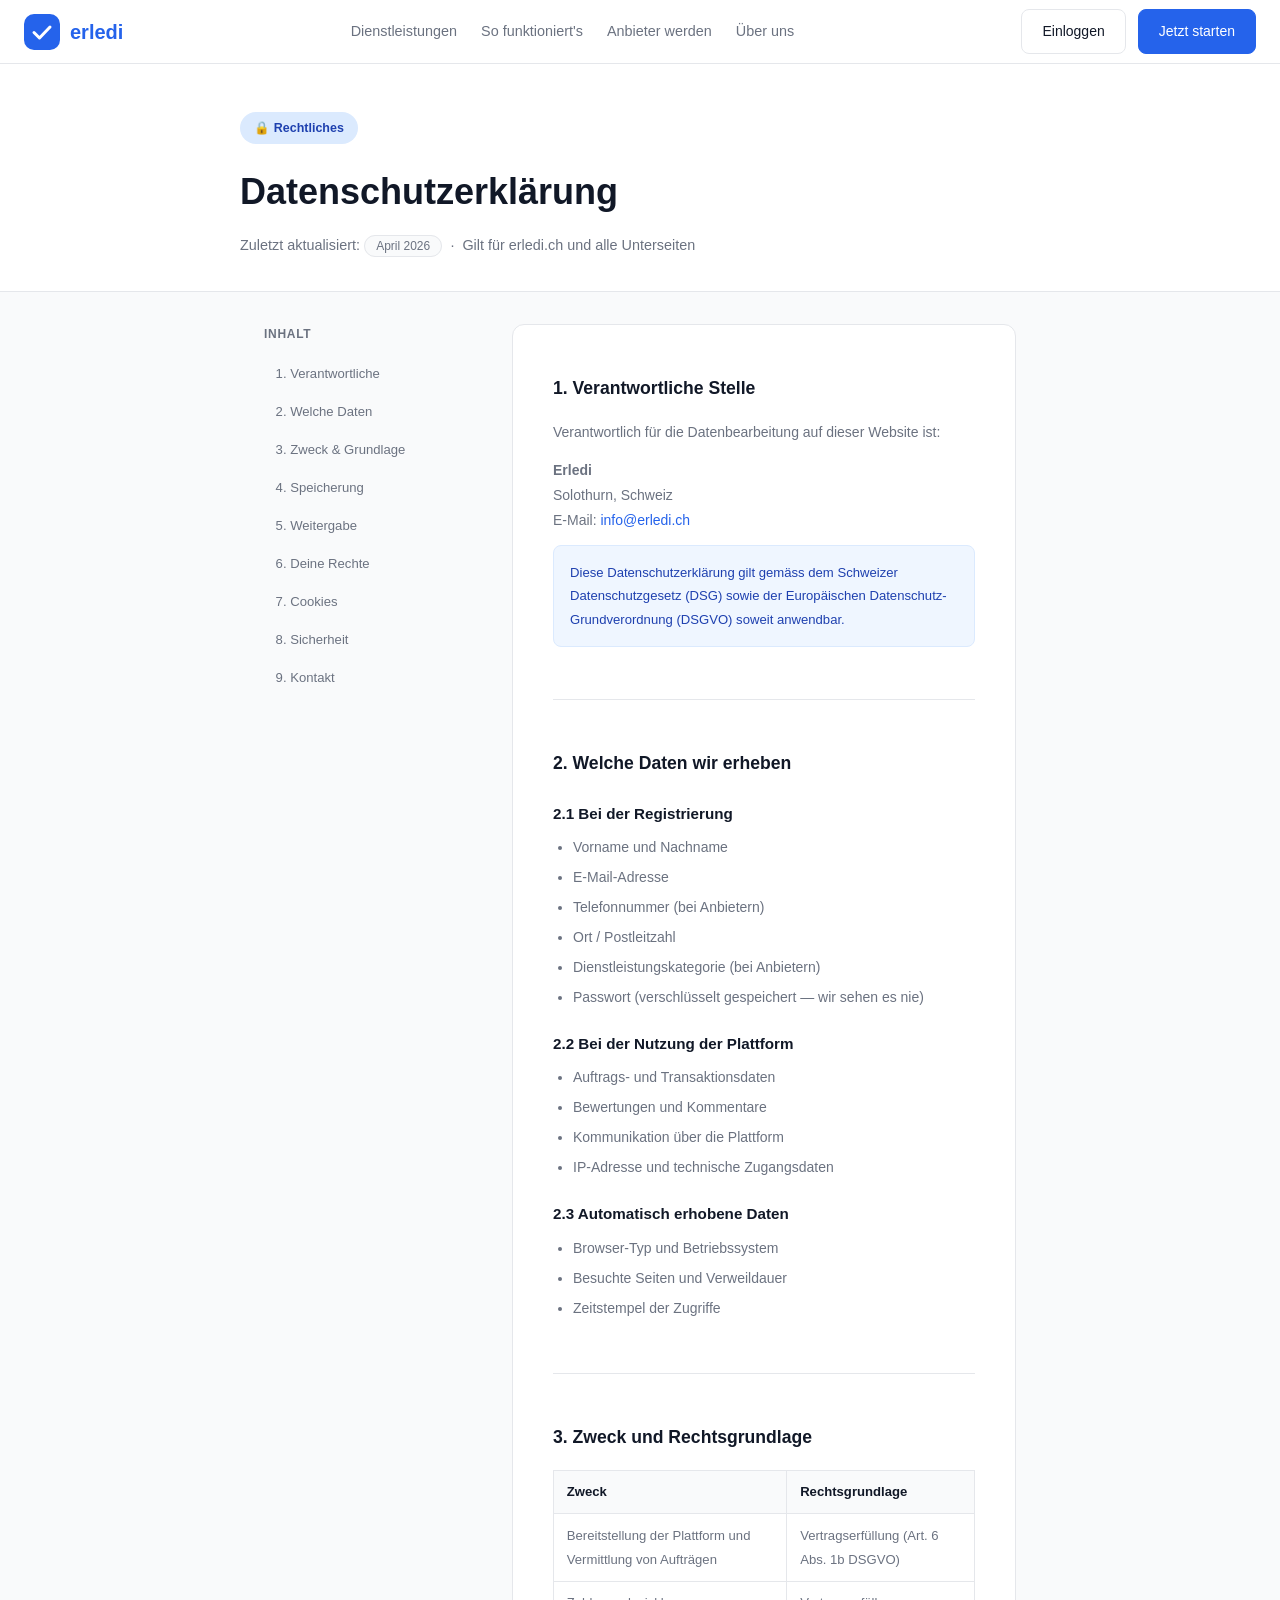
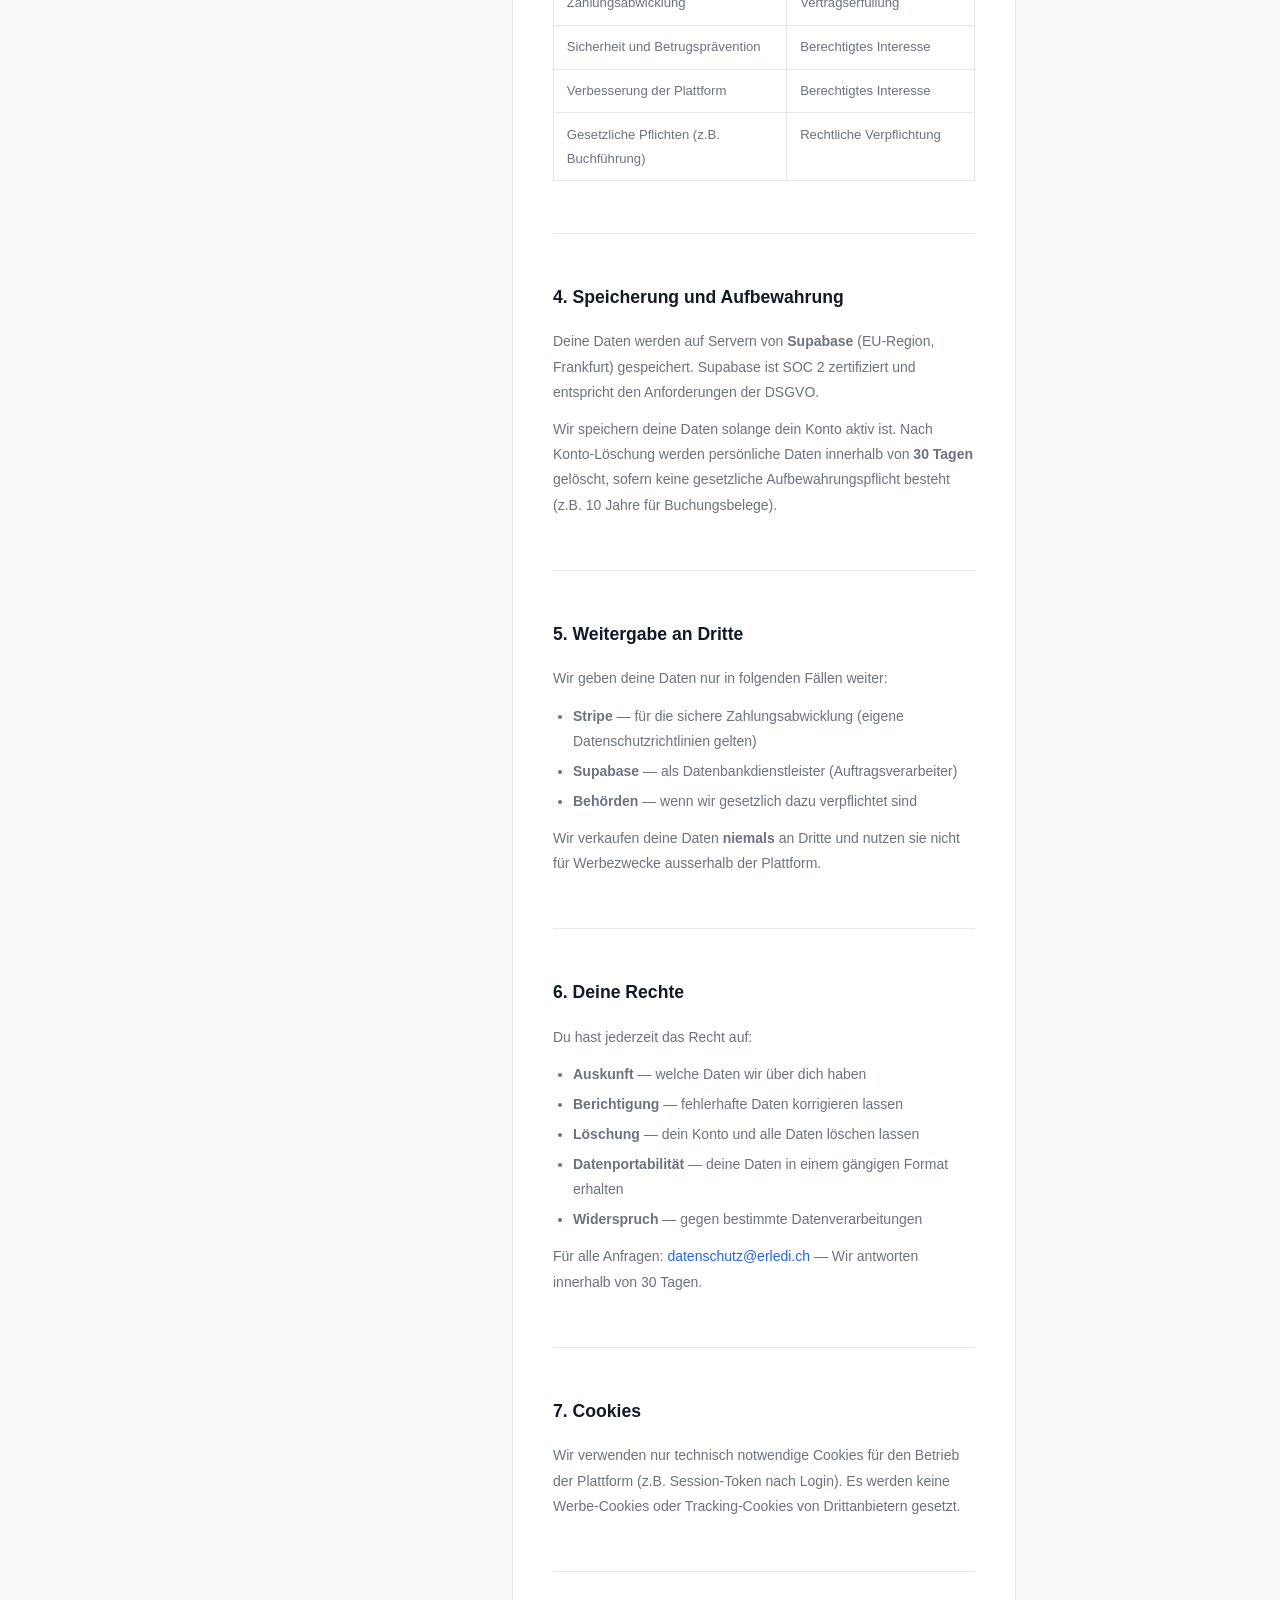
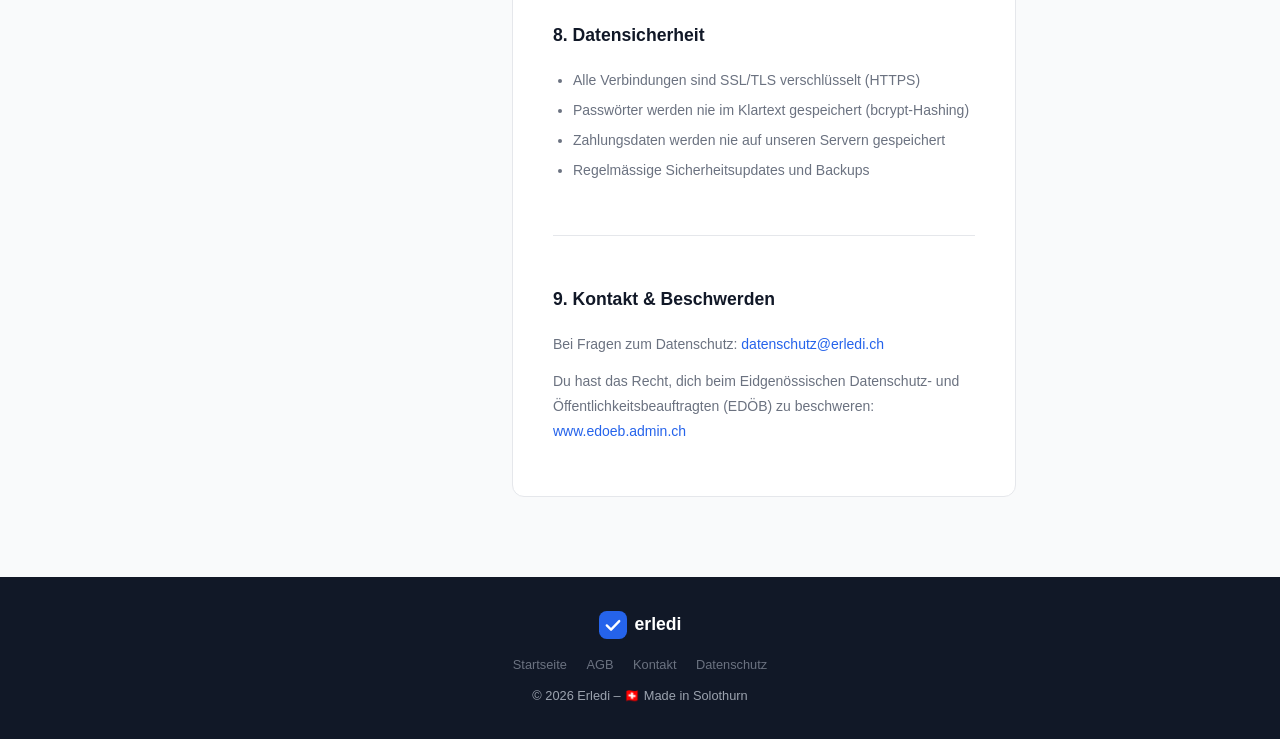
<file: datenschutz.html>
<!DOCTYPE html>
<html lang="de">
<head>
<meta charset="UTF-8">
<meta name="viewport" content="width=device-width, initial-scale=1.0">
<title>Datenschutzerklärung – Erledi</title>
<link rel="icon" type="image/svg+xml" href="logo.svg">
<link rel="stylesheet" href="erledi-shared.css">
<style>
  *, *::before, *::after { box-sizing: border-box; margin: 0; padding: 0; }
  :root {
    --blue: #2563EB; --blue-dark: #1E40AF; --blue-light: #EFF6FF; --blue-mid: #DBEAFE;
    --text: #111827; --text-muted: #6B7280; --border: #E5E7EB;
    --bg: #FFFFFF; --bg-soft: #F9FAFB; --radius: 12px; --radius-sm: 8px;
  }
  body { font-family: -apple-system, BlinkMacSystemFont, 'Segoe UI', sans-serif; color: var(--text); background: var(--bg-soft); line-height: 1.8; }
  a { color: var(--blue); text-decoration: none; }
  a:hover { text-decoration: underline; }
  nav { position: sticky; top: 0; z-index: 100; background: rgba(255,255,255,0.95); backdrop-filter: blur(10px); border-bottom: 1px solid var(--border); padding: 0 1.5rem; display: flex; align-items: center; justify-content: space-between; height: 64px; }
  .nav-logo { display: flex; align-items: center; gap: 10px; font-weight: 700; font-size: 1.25rem; color: var(--blue); }
  .nav-logo svg { width: 36px; height: 36px; }
  .nav-links { display: flex; align-items: center; gap: 1.5rem; }
  .nav-links a { font-size: 0.9rem; color: var(--text-muted); transition: color 0.15s; text-decoration: none; }
  .nav-links a:hover { color: var(--text); }
  .btn { display: inline-flex; align-items: center; justify-content: center; padding: 0.55rem 1.25rem; border-radius: var(--radius-sm); font-size: 0.875rem; font-weight: 500; cursor: pointer; transition: all 0.15s; border: 1.5px solid transparent; text-decoration: none; }
  .btn-ghost { border-color: var(--border); color: var(--text); background: var(--bg); }
  .btn-primary { background: var(--blue); color: #fff; border-color: var(--blue); }
  .btn-primary:hover { background: var(--blue-dark); }

  .page-hero { background: var(--bg); border-bottom: 1px solid var(--border); padding: 3rem 1.5rem 2rem; }
  .page-hero-inner { max-width: 800px; margin: 0 auto; }
  .page-badge { display: inline-flex; align-items: center; gap: 6px; background: var(--blue-mid); color: var(--blue-dark); padding: 0.3rem 0.9rem; border-radius: 999px; font-size: 0.78rem; font-weight: 600; margin-bottom: 1rem; }
  .page-hero h1 { font-size: clamp(1.75rem, 3vw, 2.25rem); font-weight: 800; margin-bottom: 0.5rem; }
  .page-hero p { color: var(--text-muted); font-size: 0.9rem; }

  .content-wrap { max-width: 800px; margin: 0 auto; padding: 2rem 1.5rem 5rem; display: grid; grid-template-columns: 200px 1fr; gap: 3rem; align-items: start; }

  /* SIDEBAR NAV */
  .sidebar { position: sticky; top: 80px; }
  .sidebar-title { font-size: 0.75rem; font-weight: 700; text-transform: uppercase; letter-spacing: 0.06em; color: var(--text-muted); margin-bottom: 0.75rem; }
  .sidebar-nav { list-style: none; }
  .sidebar-nav li { margin-bottom: 0.3rem; }
  .sidebar-nav a { font-size: 0.82rem; color: var(--text-muted); text-decoration: none; display: block; padding: 0.3rem 0.6rem; border-radius: var(--radius-sm); transition: all 0.15s; border-left: 2px solid transparent; }
  .sidebar-nav a:hover { color: var(--blue); background: var(--blue-light); border-left-color: var(--blue); }

  /* CONTENT */
  .doc-content { background: var(--bg); border-radius: var(--radius); border: 1px solid var(--border); padding: 2.5rem; }
  .doc-section { margin-bottom: 2.5rem; padding-bottom: 2.5rem; border-bottom: 1px solid var(--border); }
  .doc-section:last-child { border-bottom: none; margin-bottom: 0; padding-bottom: 0; }
  .doc-section h2 { font-size: 1.1rem; font-weight: 700; color: var(--text); margin-bottom: 1rem; padding-top: 0.5rem; display: flex; align-items: center; gap: 0.5rem; }
  .doc-section h3 { font-size: 0.95rem; font-weight: 600; margin: 1.25rem 0 0.5rem; }
  .doc-section p { font-size: 0.875rem; color: var(--text-muted); margin-bottom: 0.75rem; }
  .doc-section ul { margin: 0.5rem 0 0.75rem 1.25rem; }
  .doc-section ul li { font-size: 0.875rem; color: var(--text-muted); margin-bottom: 0.3rem; }
  .doc-section table { width: 100%; border-collapse: collapse; margin: 0.75rem 0; font-size: 0.82rem; }
  .doc-section table th { background: var(--bg-soft); padding: 0.6rem 0.8rem; text-align: left; font-weight: 600; border: 1px solid var(--border); color: var(--text); }
  .doc-section table td { padding: 0.6rem 0.8rem; border: 1px solid var(--border); color: var(--text-muted); vertical-align: top; }
  .info-box { background: var(--blue-light); border: 1px solid var(--blue-mid); border-radius: var(--radius-sm); padding: 0.9rem 1rem; font-size: 0.82rem; color: var(--blue-dark); margin: 0.75rem 0; }
  .date-badge { font-size: 0.75rem; background: var(--bg-soft); border: 1px solid var(--border); border-radius: 999px; padding: 0.2rem 0.7rem; color: var(--text-muted); font-weight: 500; }

  footer { background: #111827; color: #9CA3AF; padding: 2rem 1.5rem; text-align: center; font-size: 0.8rem; }
  .footer-logo { display: flex; align-items: center; gap: 8px; justify-content: center; color: #fff; font-weight: 700; font-size: 1.1rem; margin-bottom: 0.75rem; }
  footer a { color: #6B7280; margin: 0 0.5rem; }
  footer a:hover { color: #fff; }

  @media (max-width: 768px) {
    .nav-links { display: none; }
    .content-wrap { grid-template-columns: 1fr; }
    .sidebar { display: none; }
  }
</style>
</head>
<body>

<nav>
  <a href="index.html" class="nav-logo">
    <svg viewBox="0 0 36 36" fill="none"><rect width="36" height="36" rx="10" fill="#2563EB"/><path d="M10 18.5L15.5 24L26 13" stroke="white" stroke-width="3" stroke-linecap="round" stroke-linejoin="round"/></svg>
    erledi
  </a>
  <div class="nav-links">
    <a href="dienstleistungen.html">Dienstleistungen</a>
    <a href="wie-es-funktioniert.html">So funktioniert's</a>
    <a href="anbieter-werden.html">Anbieter werden</a>
    <a href="ueber-uns.html">Über uns</a>
  </div>
  <div style="display:flex;gap:0.75rem;">
    <a href="anbieter-werden.html" class="btn btn-ghost">Einloggen</a>
    <a href="index.html" class="btn btn-primary">Jetzt starten</a>
  </div>
</nav>

<div class="page-hero">
  <div class="page-hero-inner">
    <div class="page-badge">🔒 Rechtliches</div>
    <h1>Datenschutzerklärung</h1>
    <p>Zuletzt aktualisiert: <span class="date-badge">April 2026</span> &nbsp;·&nbsp; Gilt für erledi.ch und alle Unterseiten</p>
  </div>
</div>

<div class="content-wrap">
  <div class="sidebar">
    <div class="sidebar-title">Inhalt</div>
    <ul class="sidebar-nav">
      <li><a href="#verantwortliche">1. Verantwortliche</a></li>
      <li><a href="#daten">2. Welche Daten</a></li>
      <li><a href="#zweck">3. Zweck & Grundlage</a></li>
      <li><a href="#speicherung">4. Speicherung</a></li>
      <li><a href="#weitergabe">5. Weitergabe</a></li>
      <li><a href="#rechte">6. Deine Rechte</a></li>
      <li><a href="#cookies">7. Cookies</a></li>
      <li><a href="#sicherheit">8. Sicherheit</a></li>
      <li><a href="#kontakt">9. Kontakt</a></li>
    </ul>
  </div>

  <div class="doc-content">

    <div class="doc-section" id="verantwortliche">
      <h2>1. Verantwortliche Stelle</h2>
      <p>Verantwortlich für die Datenbearbeitung auf dieser Website ist:</p>
      <p><strong>Erledi</strong><br>
      Solothurn, Schweiz<br>
      E-Mail: <a href="mailto:info@erledi.ch">info@erledi.ch</a></p>
      <div class="info-box">Diese Datenschutzerklärung gilt gemäss dem Schweizer Datenschutzgesetz (DSG) sowie der Europäischen Datenschutz-Grundverordnung (DSGVO) soweit anwendbar.</div>
    </div>

    <div class="doc-section" id="daten">
      <h2>2. Welche Daten wir erheben</h2>
      <h3>2.1 Bei der Registrierung</h3>
      <ul>
        <li>Vorname und Nachname</li>
        <li>E-Mail-Adresse</li>
        <li>Telefonnummer (bei Anbietern)</li>
        <li>Ort / Postleitzahl</li>
        <li>Dienstleistungskategorie (bei Anbietern)</li>
        <li>Passwort (verschlüsselt gespeichert — wir sehen es nie)</li>
      </ul>
      <h3>2.2 Bei der Nutzung der Plattform</h3>
      <ul>
        <li>Auftrags- und Transaktionsdaten</li>
        <li>Bewertungen und Kommentare</li>
        <li>Kommunikation über die Plattform</li>
        <li>IP-Adresse und technische Zugangsdaten</li>
      </ul>
      <h3>2.3 Automatisch erhobene Daten</h3>
      <ul>
        <li>Browser-Typ und Betriebssystem</li>
        <li>Besuchte Seiten und Verweildauer</li>
        <li>Zeitstempel der Zugriffe</li>
      </ul>
    </div>

    <div class="doc-section" id="zweck">
      <h2>3. Zweck und Rechtsgrundlage</h2>
      <table>
        <tr><th>Zweck</th><th>Rechtsgrundlage</th></tr>
        <tr><td>Bereitstellung der Plattform und Vermittlung von Aufträgen</td><td>Vertragserfüllung (Art. 6 Abs. 1b DSGVO)</td></tr>
        <tr><td>Zahlungsabwicklung</td><td>Vertragserfüllung</td></tr>
        <tr><td>Sicherheit und Betrugsprävention</td><td>Berechtigtes Interesse</td></tr>
        <tr><td>Verbesserung der Plattform</td><td>Berechtigtes Interesse</td></tr>
        <tr><td>Gesetzliche Pflichten (z.B. Buchführung)</td><td>Rechtliche Verpflichtung</td></tr>
      </table>
    </div>

    <div class="doc-section" id="speicherung">
      <h2>4. Speicherung und Aufbewahrung</h2>
      <p>Deine Daten werden auf Servern von <strong>Supabase</strong> (EU-Region, Frankfurt) gespeichert. Supabase ist SOC 2 zertifiziert und entspricht den Anforderungen der DSGVO.</p>
      <p>Wir speichern deine Daten solange dein Konto aktiv ist. Nach Konto-Löschung werden persönliche Daten innerhalb von <strong>30 Tagen</strong> gelöscht, sofern keine gesetzliche Aufbewahrungspflicht besteht (z.B. 10 Jahre für Buchungsbelege).</p>
    </div>

    <div class="doc-section" id="weitergabe">
      <h2>5. Weitergabe an Dritte</h2>
      <p>Wir geben deine Daten nur in folgenden Fällen weiter:</p>
      <ul>
        <li><strong>Stripe</strong> — für die sichere Zahlungsabwicklung (eigene Datenschutzrichtlinien gelten)</li>
        <li><strong>Supabase</strong> — als Datenbankdienstleister (Auftragsverarbeiter)</li>
        <li><strong>Behörden</strong> — wenn wir gesetzlich dazu verpflichtet sind</li>
      </ul>
      <p>Wir verkaufen deine Daten <strong>niemals</strong> an Dritte und nutzen sie nicht für Werbezwecke ausserhalb der Plattform.</p>
    </div>

    <div class="doc-section" id="rechte">
      <h2>6. Deine Rechte</h2>
      <p>Du hast jederzeit das Recht auf:</p>
      <ul>
        <li><strong>Auskunft</strong> — welche Daten wir über dich haben</li>
        <li><strong>Berichtigung</strong> — fehlerhafte Daten korrigieren lassen</li>
        <li><strong>Löschung</strong> — dein Konto und alle Daten löschen lassen</li>
        <li><strong>Datenportabilität</strong> — deine Daten in einem gängigen Format erhalten</li>
        <li><strong>Widerspruch</strong> — gegen bestimmte Datenverarbeitungen</li>
      </ul>
      <p>Für alle Anfragen: <a href="mailto:datenschutz@erledi.ch">datenschutz@erledi.ch</a> — Wir antworten innerhalb von 30 Tagen.</p>
    </div>

    <div class="doc-section" id="cookies">
      <h2>7. Cookies</h2>
      <p>Wir verwenden nur technisch notwendige Cookies für den Betrieb der Plattform (z.B. Session-Token nach Login). Es werden keine Werbe-Cookies oder Tracking-Cookies von Drittanbietern gesetzt.</p>
    </div>

    <div class="doc-section" id="sicherheit">
      <h2>8. Datensicherheit</h2>
      <ul>
        <li>Alle Verbindungen sind SSL/TLS verschlüsselt (HTTPS)</li>
        <li>Passwörter werden nie im Klartext gespeichert (bcrypt-Hashing)</li>
        <li>Zahlungsdaten werden nie auf unseren Servern gespeichert</li>
        <li>Regelmässige Sicherheitsupdates und Backups</li>
      </ul>
    </div>

    <div class="doc-section" id="kontakt">
      <h2>9. Kontakt & Beschwerden</h2>
      <p>Bei Fragen zum Datenschutz: <a href="mailto:datenschutz@erledi.ch">datenschutz@erledi.ch</a></p>
      <p>Du hast das Recht, dich beim Eidgenössischen Datenschutz- und Öffentlichkeitsbeauftragten (EDÖB) zu beschweren: <a href="https://www.edoeb.admin.ch" target="_blank">www.edoeb.admin.ch</a></p>
    </div>

  </div>
</div>

<footer>
  <div class="footer-logo">
    <svg viewBox="0 0 36 36" fill="none" width="28" height="28"><rect width="36" height="36" rx="10" fill="#2563EB"/><path d="M10 18.5L15.5 24L26 13" stroke="white" stroke-width="3" stroke-linecap="round" stroke-linejoin="round"/></svg>
    erledi
  </div>
  <div style="margin-bottom:0.5rem;">
    <a href="index.html">Startseite</a>
    <a href="agb.html">AGB</a>
    <a href="kontakt.html">Kontakt</a>
    <a href="datenschutz.html">Datenschutz</a>
  </div>
  <div>© 2026 Erledi – 🇨🇭 Made in Solothurn</div>
</footer>

<script>
function toggleMenu(){
  var h=document.getElementById('hamburger');
  var m=document.getElementById('mobile-menu');
  if(h && m){
    h.classList.toggle('open');
    m.classList.toggle('open');
    document.body.style.overflow=m.classList.contains('open')?'hidden':'';
  }
}
</script>
</body>
</html>
</file>
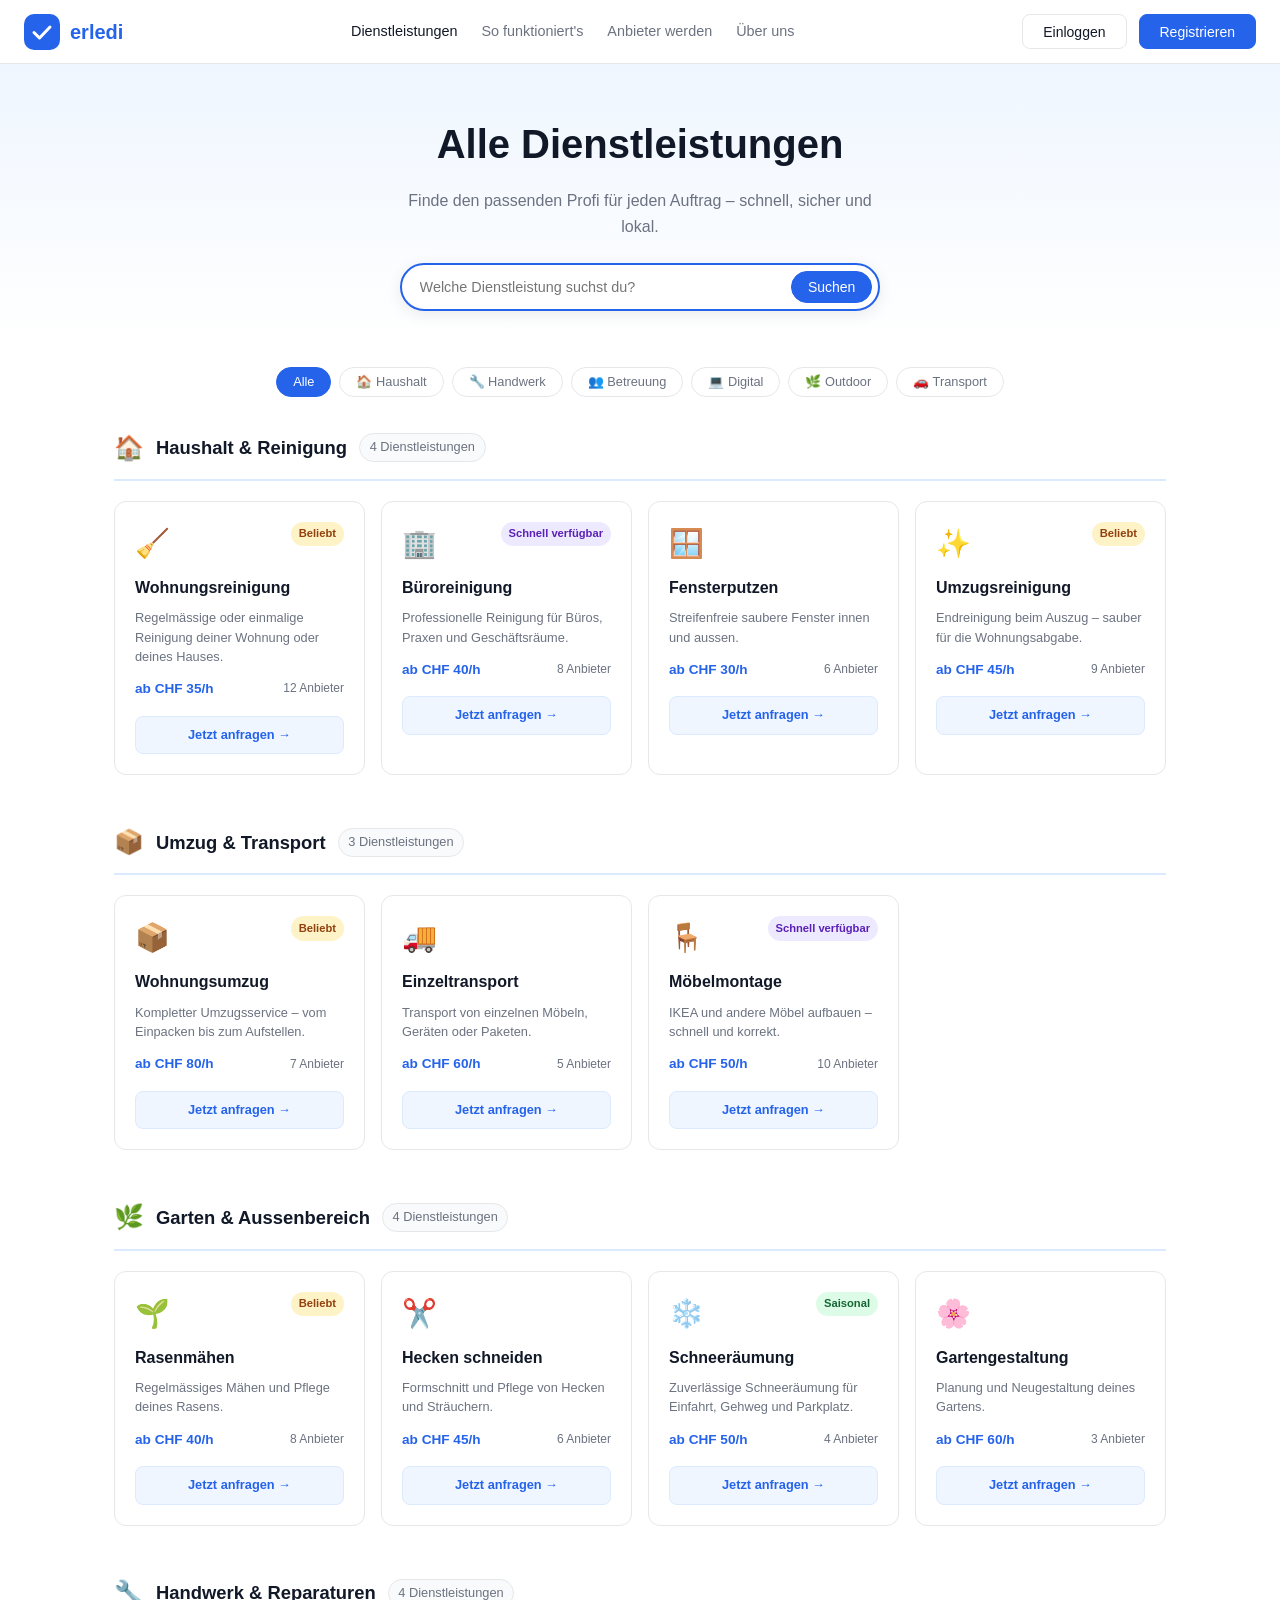
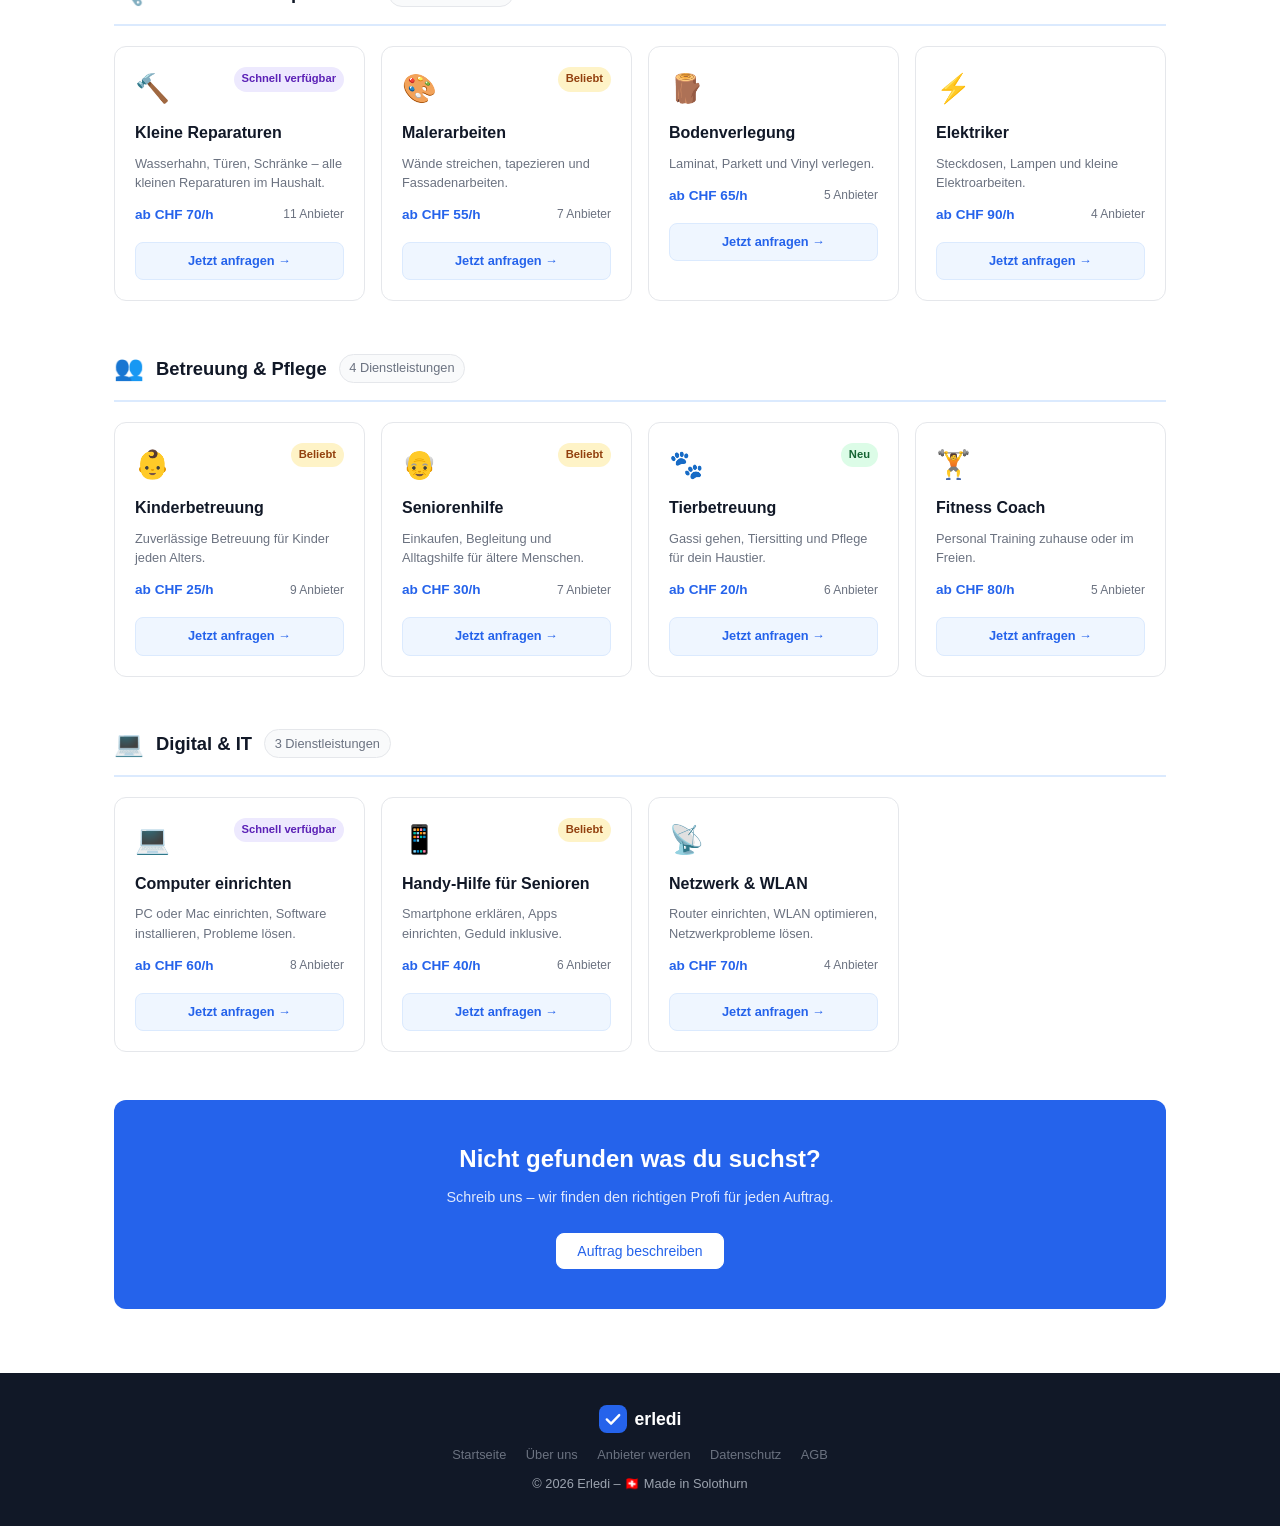
<file: dienstleistungen.html>
<!DOCTYPE html>
<html lang="de">
<head>
<meta charset="UTF-8">
<meta name="viewport" content="width=device-width, initial-scale=1.0">
<title>Dienstleistungen – Erledi</title>
<meta name="description" content="Alle Dienstleistungen auf Erledi: Reinigung, Umzug, Gartenarbeit, Handwerk, IT, Kinderbetreuung und mehr in deiner Region.">
<link rel="icon" type="image/svg+xml" href="logo.svg">
<link rel="stylesheet" href="erledi-shared.css">
<style>
  *, *::before, *::after { box-sizing: border-box; margin: 0; padding: 0; }
  :root {
    --blue: #2563EB; --blue-dark: #1E40AF; --blue-light: #EFF6FF; --blue-mid: #DBEAFE;
    --green: #16A34A; --green-light: #F0FDF4;
    --text: #111827; --text-muted: #6B7280; --border: #E5E7EB;
    --bg: #FFFFFF; --bg-soft: #F9FAFB; --radius: 12px; --radius-sm: 8px;
    --shadow: 0 1px 3px rgba(0,0,0,0.08); --shadow-md: 0 4px 16px rgba(0,0,0,0.08);
  }
  html { scroll-behavior: smooth; }
  body { font-family: -apple-system, BlinkMacSystemFont, 'Segoe UI', sans-serif; color: var(--text); background: var(--bg); line-height: 1.6; }
  a { color: inherit; text-decoration: none; }

  nav {
    position: sticky; top: 0; z-index: 100;
    background: rgba(255,255,255,0.95); backdrop-filter: blur(10px);
    border-bottom: 1px solid var(--border);
    padding: 0 1.5rem;
    display: flex; align-items: center; justify-content: space-between;
    height: 64px;
  }
  .nav-logo { display: flex; align-items: center; gap: 10px; font-weight: 700; font-size: 1.25rem; color: var(--blue); }
  .nav-logo svg { width: 36px; height: 36px; }
  .nav-links { display: flex; align-items: center; gap: 1.5rem; }
  .nav-links a { font-size: 0.9rem; color: var(--text-muted); transition: color 0.15s; }
  .nav-links a:hover, .nav-links a.active { color: var(--text); font-weight: 500; }
  .btn { display: inline-flex; align-items: center; justify-content: center; gap: 6px; padding: 0.55rem 1.25rem; border-radius: var(--radius-sm); font-size: 0.875rem; font-weight: 500; cursor: pointer; transition: all 0.15s; border: 1.5px solid transparent; }
  .btn-ghost { border-color: var(--border); color: var(--text); background: var(--bg); }
  .btn-ghost:hover { background: var(--bg-soft); }
  .btn-primary { background: var(--blue); color: #fff; border-color: var(--blue); }
  .btn-primary:hover { background: var(--blue-dark); }

  .page-hero {
    background: linear-gradient(180deg, var(--blue-light) 0%, var(--bg) 100%);
    padding: 3rem 1.5rem 2rem; text-align: center;
  }
  .page-hero h1 { font-size: clamp(1.75rem, 4vw, 2.5rem); font-weight: 800; margin-bottom: 0.75rem; }
  .page-hero p { color: var(--text-muted); font-size: 1rem; max-width: 500px; margin: 0 auto 1.5rem; }

  .search-bar {
    display: flex; align-items: center; max-width: 480px; margin: 0 auto;
    background: var(--bg); border: 2px solid var(--blue);
    border-radius: 999px; padding: 0.35rem 0.35rem 0.35rem 1.1rem;
    box-shadow: var(--shadow-md);
  }
  .search-bar input { flex: 1; border: none; outline: none; font-size: 0.9rem; background: transparent; }
  .search-bar .btn { border-radius: 999px; padding: 0.45rem 1rem; }

  .filters {
    display: flex; gap: 0.5rem; flex-wrap: wrap; justify-content: center;
    padding: 1.5rem 1.5rem 0; max-width: 900px; margin: 0 auto;
  }
  .filter-btn {
    padding: 0.4rem 1rem; border-radius: 999px; font-size: 0.8rem; font-weight: 500;
    border: 1.5px solid var(--border); background: var(--bg); cursor: pointer;
    transition: all 0.15s; color: var(--text-muted);
  }
  .filter-btn:hover, .filter-btn.active { background: var(--blue); color: #fff; border-color: var(--blue); }

  .main { max-width: 1100px; margin: 0 auto; padding: 2rem 1.5rem 4rem; }

  .category-section { margin-bottom: 3rem; }
  .category-header {
    display: flex; align-items: center; gap: 0.75rem;
    margin-bottom: 1.25rem; padding-bottom: 0.75rem;
    border-bottom: 2px solid var(--blue-mid);
  }
  .category-icon { font-size: 1.5rem; }
  .category-title { font-size: 1.15rem; font-weight: 700; }
  .category-count { font-size: 0.8rem; color: var(--text-muted); background: var(--bg-soft); padding: 0.2rem 0.6rem; border-radius: 999px; border: 1px solid var(--border); }

  .services-grid { display: grid; grid-template-columns: repeat(auto-fill, minmax(240px, 1fr)); gap: 1rem; }
  .service-card {
    background: var(--bg); border: 1.5px solid var(--border);
    border-radius: var(--radius); padding: 1.25rem;
    cursor: pointer; transition: all 0.18s;
    display: flex; flex-direction: column; gap: 0.5rem;
  }
  .service-card:hover { border-color: var(--blue); box-shadow: var(--shadow-md); transform: translateY(-2px); }
  .service-card-top { display: flex; align-items: flex-start; justify-content: space-between; gap: 0.5rem; }
  .service-emoji { font-size: 1.75rem; }
  .service-badge { font-size: 0.7rem; font-weight: 600; padding: 0.2rem 0.5rem; border-radius: 999px; white-space: nowrap; }
  .badge-popular { background: #FEF3C7; color: #92400E; }
  .badge-new { background: #DCFCE7; color: #166534; }
  .badge-fast { background: #EDE9FE; color: #5B21B6; }
  .service-name { font-size: 1rem; font-weight: 600; }
  .service-desc { font-size: 0.8rem; color: var(--text-muted); line-height: 1.5; }
  .service-footer { display: flex; align-items: center; justify-content: space-between; margin-top: 0.25rem; }
  .service-price { font-size: 0.85rem; font-weight: 700; color: var(--blue); }
  .service-anbieter { font-size: 0.75rem; color: var(--text-muted); }
  .service-cta {
    width: 100%; margin-top: 0.5rem; padding: 0.5rem;
    background: var(--blue-light); color: var(--blue);
    border: 1.5px solid var(--blue-mid); border-radius: var(--radius-sm);
    font-size: 0.8rem; font-weight: 600; cursor: pointer; transition: all 0.15s;
    text-align: center;
  }
  .service-cta:hover { background: var(--blue); color: #fff; }

  .cta-banner {
    background: var(--blue); color: #fff; border-radius: var(--radius);
    padding: 2.5rem; text-align: center; margin-top: 1rem;
  }
  .cta-banner h2 { font-size: 1.5rem; font-weight: 700; margin-bottom: 0.5rem; }
  .cta-banner p { opacity: 0.85; margin-bottom: 1.5rem; font-size: 0.9rem; }
  .btn-white { background: #fff; color: var(--blue); border-color: #fff; }
  .btn-white:hover { background: var(--blue-light); }

  footer { background: #111827; color: #9CA3AF; padding: 2rem 1.5rem; text-align: center; font-size: 0.8rem; }
  footer a { color: #6B7280; margin: 0 0.5rem; }
  footer a:hover { color: #fff; }
  .footer-logo { display: flex; align-items: center; gap: 8px; justify-content: center; color: #fff; font-weight: 700; font-size: 1.1rem; margin-bottom: 0.75rem; }

  .modal-overlay { display: none; position: fixed; inset: 0; background: rgba(0,0,0,0.5); z-index: 200; align-items: center; justify-content: center; padding: 1rem; }
  .modal-overlay.active { display: flex; }
  .modal { background: var(--bg); border-radius: 16px; padding: 2rem; width: 100%; max-width: 440px; box-shadow: 0 20px 60px rgba(0,0,0,0.2); }
  .modal-header { display: flex; justify-content: space-between; align-items: center; margin-bottom: 1.5rem; }
  .modal-header h3 { font-size: 1.1rem; font-weight: 700; }
  .modal-close { background: none; border: none; font-size: 1.25rem; cursor: pointer; color: var(--text-muted); }
  .form-group { margin-bottom: 1rem; }
  .form-group label { display: block; font-size: 0.75rem; font-weight: 600; color: var(--text-muted); margin-bottom: 0.3rem; text-transform: uppercase; letter-spacing: 0.04em; }
  .form-group input, .form-group select, .form-group textarea { width: 100%; padding: 0.65rem 0.9rem; border: 1.5px solid var(--border); border-radius: var(--radius-sm); font-size: 0.9rem; outline: none; transition: border-color 0.15s; }
  .form-group input:focus, .form-group select:focus, .form-group textarea:focus { border-color: var(--blue); }
  .form-group textarea { resize: vertical; min-height: 80px; }
  .selected-service { background: var(--blue-light); border: 1.5px solid var(--blue-mid); border-radius: var(--radius-sm); padding: 0.75rem 1rem; margin-bottom: 1.25rem; font-size: 0.875rem; font-weight: 500; color: var(--blue); }

  @media (max-width: 768px) {
    .nav-links { display: none; }
    .services-grid { grid-template-columns: 1fr 1fr; }
  }
  @media (max-width: 480px) {
    .services-grid { grid-template-columns: 1fr; }
  }
</style>
</head>
<body>

<nav>
  <a href="index.html" class="nav-logo">
    <svg viewBox="0 0 36 36" fill="none"><rect width="36" height="36" rx="10" fill="#2563EB"/><path d="M10 18.5L15.5 24L26 13" stroke="white" stroke-width="3" stroke-linecap="round" stroke-linejoin="round"/></svg>
    erledi
  </a>
  <div class="nav-links">
    <a href="dienstleistungen.html" class="active">Dienstleistungen</a>
    <a href="wie-es-funktioniert.html">So funktioniert's</a>
    <a href="anbieter-werden.html">Anbieter werden</a>
    <a href="ueber-uns.html">Über uns</a>
  </div>
  <div style="display:flex;gap:0.75rem;">
    <button class="btn btn-ghost" onclick="openModal()">Einloggen</button>
    <button class="btn btn-primary" onclick="openModal()">Registrieren</button>
  </div>
</nav>

<div class="page-hero">
  <h1>Alle Dienstleistungen</h1>
  <p>Finde den passenden Profi für jeden Auftrag – schnell, sicher und lokal.</p>
  <div class="search-bar">
    <input type="text" placeholder="Welche Dienstleistung suchst du?" id="search-input" oninput="filterServices()">
    <button class="btn btn-primary">Suchen</button>
  </div>
</div>

<div class="filters">
  <button class="filter-btn active" onclick="setFilter('alle', this)">Alle</button>
  <button class="filter-btn" onclick="setFilter('haushalt', this)">🏠 Haushalt</button>
  <button class="filter-btn" onclick="setFilter('handwerk', this)">🔧 Handwerk</button>
  <button class="filter-btn" onclick="setFilter('betreuung', this)">👥 Betreuung</button>
  <button class="filter-btn" onclick="setFilter('digital', this)">💻 Digital</button>
  <button class="filter-btn" onclick="setFilter('outdoor', this)">🌿 Outdoor</button>
  <button class="filter-btn" onclick="setFilter('transport', this)">🚗 Transport</button>
</div>

<div class="main">

  <div class="category-section" data-cat="haushalt">
    <div class="category-header">
      <span class="category-icon">🏠</span>
      <span class="category-title">Haushalt & Reinigung</span>
      <span class="category-count">4 Dienstleistungen</span>
    </div>
    <div class="services-grid">
      <div class="service-card" onclick="openRequest('Wohnungsreinigung')">
        <div class="service-card-top"><span class="service-emoji">🧹</span><span class="service-badge badge-popular">Beliebt</span></div>
        <div class="service-name">Wohnungsreinigung</div>
        <div class="service-desc">Regelmässige oder einmalige Reinigung deiner Wohnung oder deines Hauses.</div>
        <div class="service-footer"><span class="service-price">ab CHF 35/h</span><span class="service-anbieter">12 Anbieter</span></div>
        <div class="service-cta">Jetzt anfragen →</div>
      </div>
      <div class="service-card" onclick="openRequest('Büroreinigung')">
        <div class="service-card-top"><span class="service-emoji">🏢</span><span class="service-badge badge-fast">Schnell verfügbar</span></div>
        <div class="service-name">Büroreinigung</div>
        <div class="service-desc">Professionelle Reinigung für Büros, Praxen und Geschäftsräume.</div>
        <div class="service-footer"><span class="service-price">ab CHF 40/h</span><span class="service-anbieter">8 Anbieter</span></div>
        <div class="service-cta">Jetzt anfragen →</div>
      </div>
      <div class="service-card" onclick="openRequest('Fensterputzen')">
        <div class="service-card-top"><span class="service-emoji">🪟</span></div>
        <div class="service-name">Fensterputzen</div>
        <div class="service-desc">Streifenfreie saubere Fenster innen und aussen.</div>
        <div class="service-footer"><span class="service-price">ab CHF 30/h</span><span class="service-anbieter">6 Anbieter</span></div>
        <div class="service-cta">Jetzt anfragen →</div>
      </div>
      <div class="service-card" onclick="openRequest('Umzugsreinigung')">
        <div class="service-card-top"><span class="service-emoji">✨</span><span class="service-badge badge-popular">Beliebt</span></div>
        <div class="service-name">Umzugsreinigung</div>
        <div class="service-desc">Endreinigung beim Auszug – sauber für die Wohnungsabgabe.</div>
        <div class="service-footer"><span class="service-price">ab CHF 45/h</span><span class="service-anbieter">9 Anbieter</span></div>
        <div class="service-cta">Jetzt anfragen →</div>
      </div>
    </div>
  </div>

  <div class="category-section" data-cat="transport">
    <div class="category-header">
      <span class="category-icon">📦</span>
      <span class="category-title">Umzug & Transport</span>
      <span class="category-count">3 Dienstleistungen</span>
    </div>
    <div class="services-grid">
      <div class="service-card" onclick="openRequest('Wohnungsumzug')">
        <div class="service-card-top"><span class="service-emoji">📦</span><span class="service-badge badge-popular">Beliebt</span></div>
        <div class="service-name">Wohnungsumzug</div>
        <div class="service-desc">Kompletter Umzugsservice – vom Einpacken bis zum Aufstellen.</div>
        <div class="service-footer"><span class="service-price">ab CHF 80/h</span><span class="service-anbieter">7 Anbieter</span></div>
        <div class="service-cta">Jetzt anfragen →</div>
      </div>
      <div class="service-card" onclick="openRequest('Einzeltransport')">
        <div class="service-card-top"><span class="service-emoji">🚚</span></div>
        <div class="service-name">Einzeltransport</div>
        <div class="service-desc">Transport von einzelnen Möbeln, Geräten oder Paketen.</div>
        <div class="service-footer"><span class="service-price">ab CHF 60/h</span><span class="service-anbieter">5 Anbieter</span></div>
        <div class="service-cta">Jetzt anfragen →</div>
      </div>
      <div class="service-card" onclick="openRequest('Möbelmontage')">
        <div class="service-card-top"><span class="service-emoji">🪑</span><span class="service-badge badge-fast">Schnell verfügbar</span></div>
        <div class="service-name">Möbelmontage</div>
        <div class="service-desc">IKEA und andere Möbel aufbauen – schnell und korrekt.</div>
        <div class="service-footer"><span class="service-price">ab CHF 50/h</span><span class="service-anbieter">10 Anbieter</span></div>
        <div class="service-cta">Jetzt anfragen →</div>
      </div>
    </div>
  </div>

  <div class="category-section" data-cat="outdoor">
    <div class="category-header">
      <span class="category-icon">🌿</span>
      <span class="category-title">Garten & Aussenbereich</span>
      <span class="category-count">4 Dienstleistungen</span>
    </div>
    <div class="services-grid">
      <div class="service-card" onclick="openRequest('Rasenmähen')">
        <div class="service-card-top"><span class="service-emoji">🌱</span><span class="service-badge badge-popular">Beliebt</span></div>
        <div class="service-name">Rasenmähen</div>
        <div class="service-desc">Regelmässiges Mähen und Pflege deines Rasens.</div>
        <div class="service-footer"><span class="service-price">ab CHF 40/h</span><span class="service-anbieter">8 Anbieter</span></div>
        <div class="service-cta">Jetzt anfragen →</div>
      </div>
      <div class="service-card" onclick="openRequest('Hecken schneiden')">
        <div class="service-card-top"><span class="service-emoji">✂️</span></div>
        <div class="service-name">Hecken schneiden</div>
        <div class="service-desc">Formschnitt und Pflege von Hecken und Sträuchern.</div>
        <div class="service-footer"><span class="service-price">ab CHF 45/h</span><span class="service-anbieter">6 Anbieter</span></div>
        <div class="service-cta">Jetzt anfragen →</div>
      </div>
      <div class="service-card" onclick="openRequest('Schneeräumung')">
        <div class="service-card-top"><span class="service-emoji">❄️</span><span class="service-badge badge-new">Saisonal</span></div>
        <div class="service-name">Schneeräumung</div>
        <div class="service-desc">Zuverlässige Schneeräumung für Einfahrt, Gehweg und Parkplatz.</div>
        <div class="service-footer"><span class="service-price">ab CHF 50/h</span><span class="service-anbieter">4 Anbieter</span></div>
        <div class="service-cta">Jetzt anfragen →</div>
      </div>
      <div class="service-card" onclick="openRequest('Gartengestaltung')">
        <div class="service-card-top"><span class="service-emoji">🌸</span></div>
        <div class="service-name">Gartengestaltung</div>
        <div class="service-desc">Planung und Neugestaltung deines Gartens.</div>
        <div class="service-footer"><span class="service-price">ab CHF 60/h</span><span class="service-anbieter">3 Anbieter</span></div>
        <div class="service-cta">Jetzt anfragen →</div>
      </div>
    </div>
  </div>

  <div class="category-section" data-cat="handwerk">
    <div class="category-header">
      <span class="category-icon">🔧</span>
      <span class="category-title">Handwerk & Reparaturen</span>
      <span class="category-count">4 Dienstleistungen</span>
    </div>
    <div class="services-grid">
      <div class="service-card" onclick="openRequest('Kleine Reparaturen')">
        <div class="service-card-top"><span class="service-emoji">🔨</span><span class="service-badge badge-fast">Schnell verfügbar</span></div>
        <div class="service-name">Kleine Reparaturen</div>
        <div class="service-desc">Wasserhahn, Türen, Schränke – alle kleinen Reparaturen im Haushalt.</div>
        <div class="service-footer"><span class="service-price">ab CHF 70/h</span><span class="service-anbieter">11 Anbieter</span></div>
        <div class="service-cta">Jetzt anfragen →</div>
      </div>
      <div class="service-card" onclick="openRequest('Malerarbeiten')">
        <div class="service-card-top"><span class="service-emoji">🎨</span><span class="service-badge badge-popular">Beliebt</span></div>
        <div class="service-name">Malerarbeiten</div>
        <div class="service-desc">Wände streichen, tapezieren und Fassadenarbeiten.</div>
        <div class="service-footer"><span class="service-price">ab CHF 55/h</span><span class="service-anbieter">7 Anbieter</span></div>
        <div class="service-cta">Jetzt anfragen →</div>
      </div>
      <div class="service-card" onclick="openRequest('Bodenverlegung')">
        <div class="service-card-top"><span class="service-emoji">🪵</span></div>
        <div class="service-name">Bodenverlegung</div>
        <div class="service-desc">Laminat, Parkett und Vinyl verlegen.</div>
        <div class="service-footer"><span class="service-price">ab CHF 65/h</span><span class="service-anbieter">5 Anbieter</span></div>
        <div class="service-cta">Jetzt anfragen →</div>
      </div>
      <div class="service-card" onclick="openRequest('Elektriker')">
        <div class="service-card-top"><span class="service-emoji">⚡</span></div>
        <div class="service-name">Elektriker</div>
        <div class="service-desc">Steckdosen, Lampen und kleine Elektroarbeiten.</div>
        <div class="service-footer"><span class="service-price">ab CHF 90/h</span><span class="service-anbieter">4 Anbieter</span></div>
        <div class="service-cta">Jetzt anfragen →</div>
      </div>
    </div>
  </div>

  <div class="category-section" data-cat="betreuung">
    <div class="category-header">
      <span class="category-icon">👥</span>
      <span class="category-title">Betreuung & Pflege</span>
      <span class="category-count">4 Dienstleistungen</span>
    </div>
    <div class="services-grid">
      <div class="service-card" onclick="openRequest('Kinderbetreuung')">
        <div class="service-card-top"><span class="service-emoji">👶</span><span class="service-badge badge-popular">Beliebt</span></div>
        <div class="service-name">Kinderbetreuung</div>
        <div class="service-desc">Zuverlässige Betreuung für Kinder jeden Alters.</div>
        <div class="service-footer"><span class="service-price">ab CHF 25/h</span><span class="service-anbieter">9 Anbieter</span></div>
        <div class="service-cta">Jetzt anfragen →</div>
      </div>
      <div class="service-card" onclick="openRequest('Seniorenhilfe')">
        <div class="service-card-top"><span class="service-emoji">👴</span><span class="service-badge badge-popular">Beliebt</span></div>
        <div class="service-name">Seniorenhilfe</div>
        <div class="service-desc">Einkaufen, Begleitung und Alltagshilfe für ältere Menschen.</div>
        <div class="service-footer"><span class="service-price">ab CHF 30/h</span><span class="service-anbieter">7 Anbieter</span></div>
        <div class="service-cta">Jetzt anfragen →</div>
      </div>
      <div class="service-card" onclick="openRequest('Tierbetreuung')">
        <div class="service-card-top"><span class="service-emoji">🐾</span><span class="service-badge badge-new">Neu</span></div>
        <div class="service-name">Tierbetreuung</div>
        <div class="service-desc">Gassi gehen, Tiersitting und Pflege für dein Haustier.</div>
        <div class="service-footer"><span class="service-price">ab CHF 20/h</span><span class="service-anbieter">6 Anbieter</span></div>
        <div class="service-cta">Jetzt anfragen →</div>
      </div>
      <div class="service-card" onclick="openRequest('Fitness Coach')">
        <div class="service-card-top"><span class="service-emoji">🏋️</span></div>
        <div class="service-name">Fitness Coach</div>
        <div class="service-desc">Personal Training zuhause oder im Freien.</div>
        <div class="service-footer"><span class="service-price">ab CHF 80/h</span><span class="service-anbieter">5 Anbieter</span></div>
        <div class="service-cta">Jetzt anfragen →</div>
      </div>
    </div>
  </div>

  <div class="category-section" data-cat="digital">
    <div class="category-header">
      <span class="category-icon">💻</span>
      <span class="category-title">Digital & IT</span>
      <span class="category-count">3 Dienstleistungen</span>
    </div>
    <div class="services-grid">
      <div class="service-card" onclick="openRequest('Computer einrichten')">
        <div class="service-card-top"><span class="service-emoji">💻</span><span class="service-badge badge-fast">Schnell verfügbar</span></div>
        <div class="service-name">Computer einrichten</div>
        <div class="service-desc">PC oder Mac einrichten, Software installieren, Probleme lösen.</div>
        <div class="service-footer"><span class="service-price">ab CHF 60/h</span><span class="service-anbieter">8 Anbieter</span></div>
        <div class="service-cta">Jetzt anfragen →</div>
      </div>
      <div class="service-card" onclick="openRequest('Handy Hilfe für Senioren')">
        <div class="service-card-top"><span class="service-emoji">📱</span><span class="service-badge badge-popular">Beliebt</span></div>
        <div class="service-name">Handy-Hilfe für Senioren</div>
        <div class="service-desc">Smartphone erklären, Apps einrichten, Geduld inklusive.</div>
        <div class="service-footer"><span class="service-price">ab CHF 40/h</span><span class="service-anbieter">6 Anbieter</span></div>
        <div class="service-cta">Jetzt anfragen →</div>
      </div>
      <div class="service-card" onclick="openRequest('Netzwerk & WLAN')">
        <div class="service-card-top"><span class="service-emoji">📡</span></div>
        <div class="service-name">Netzwerk & WLAN</div>
        <div class="service-desc">Router einrichten, WLAN optimieren, Netzwerkprobleme lösen.</div>
        <div class="service-footer"><span class="service-price">ab CHF 70/h</span><span class="service-anbieter">4 Anbieter</span></div>
        <div class="service-cta">Jetzt anfragen →</div>
      </div>
    </div>
  </div>

  <div class="cta-banner">
    <h2>Nicht gefunden was du suchst?</h2>
    <p>Schreib uns – wir finden den richtigen Profi für jeden Auftrag.</p>
    <button class="btn btn-white btn-lg" onclick="openModal()">Auftrag beschreiben</button>
  </div>

</div>

<footer>
  <div class="footer-logo">
    <svg viewBox="0 0 36 36" fill="none" width="28" height="28"><rect width="36" height="36" rx="10" fill="#2563EB"/><path d="M10 18.5L15.5 24L26 13" stroke="white" stroke-width="3" stroke-linecap="round" stroke-linejoin="round"/></svg>
    erledi
  </div>
  <div style="margin-bottom:0.5rem;">
    <a href="index.html">Startseite</a>
    <a href="ueber-uns.html">Über uns</a>
    <a href="anbieter-werden.html">Anbieter werden</a>
    <a href="#">Datenschutz</a>
    <a href="#">AGB</a>
  </div>
  <div>© 2026 Erledi – 🇨🇭 Made in Solothurn</div>
</footer>

<div class="modal-overlay" id="modal-overlay" onclick="closeOnBg(event)">
  <div class="modal">
    <div class="modal-header">
      <h3 id="modal-title">Auftrag anfragen</h3>
      <button class="modal-close" onclick="closeModal()">✕</button>
    </div>
    <div id="selected-service-display" class="selected-service"></div>
    <div class="form-group">
      <label>Dein Name</label>
      <input type="text" placeholder="Vorname Nachname">
    </div>
    <div class="form-group">
      <label>Telefon oder E-Mail</label>
      <input type="text" placeholder="+41 79 123 45 67">
    </div>
    <div class="form-group">
      <label>Ort / PLZ</label>
      <input type="text" placeholder="4500 Solothurn">
    </div>
    <div class="form-group">
      <label>Wann brauchst du jemanden?</label>
      <select>
        <option>So schnell wie möglich</option>
        <option>Diese Woche</option>
        <option>Nächste Woche</option>
        <option>Datum ist flexibel</option>
      </select>
    </div>
    <div class="form-group">
      <label>Beschreibe deinen Auftrag</label>
      <textarea placeholder="Was genau soll erledigt werden? Je mehr Details, desto besser..."></textarea>
    </div>
    <button class="btn btn-primary" style="width:100%;padding:0.75rem;" onclick="submitRequest()">Anfrage senden →</button>
    <p style="font-size:0.75rem;color:var(--text-muted);text-align:center;margin-top:0.75rem;">Kostenlos und unverbindlich. Wir melden uns innerhalb 2 Stunden.</p>
  </div>
</div>

<script>
function setFilter(cat, el) {
  document.querySelectorAll('.filter-btn').forEach(b => b.classList.remove('active'));
  el.classList.add('active');
  document.querySelectorAll('.category-section').forEach(s => {
    if (cat === 'alle' || s.dataset.cat === cat) s.style.display = '';
    else s.style.display = 'none';
  });
}
function filterServices() {
  var q = document.getElementById('search-input').value.toLowerCase();
  document.querySelectorAll('.service-card').forEach(card => {
    var text = card.textContent.toLowerCase();
    card.style.display = text.includes(q) ? '' : 'none';
  });
}
function openRequest(service) {
  document.getElementById('modal-overlay').classList.add('active');
  document.getElementById('selected-service-display').textContent = '📋 Dienstleistung: ' + service;
  document.getElementById('modal-title').textContent = service + ' anfragen';
}
function openModal() {
  document.getElementById('modal-overlay').classList.add('active');
  document.getElementById('selected-service-display').textContent = '📋 Andere Dienstleistung';
  document.getElementById('modal-title').textContent = 'Auftrag anfragen';
}
function closeModal() { document.getElementById('modal-overlay').classList.remove('active'); }
function closeOnBg(e) { if (e.target === document.getElementById('modal-overlay')) closeModal(); }
function submitRequest() {
  document.querySelector('.modal .form-group').closest('.modal').innerHTML = '<div style="text-align:center;padding:2rem;"><div style="font-size:3rem;margin-bottom:1rem;">✅</div><h3 style="margin-bottom:0.5rem;">Anfrage gesendet!</h3><p style="color:var(--text-muted);font-size:0.875rem;">Wir melden uns innerhalb von 2 Stunden bei dir.</p><button class="btn btn-primary" style="margin-top:1.5rem;width:100%;" onclick="closeModal()">Schliessen</button></div>';
}
</script>
<script>
function toggleMenu(){
  var h=document.getElementById('hamburger');
  var m=document.getElementById('mobile-menu');
  if(h && m){
    h.classList.toggle('open');
    m.classList.toggle('open');
    document.body.style.overflow=m.classList.contains('open')?'hidden':'';
  }
}
</script>
</body>
</html>
</file>
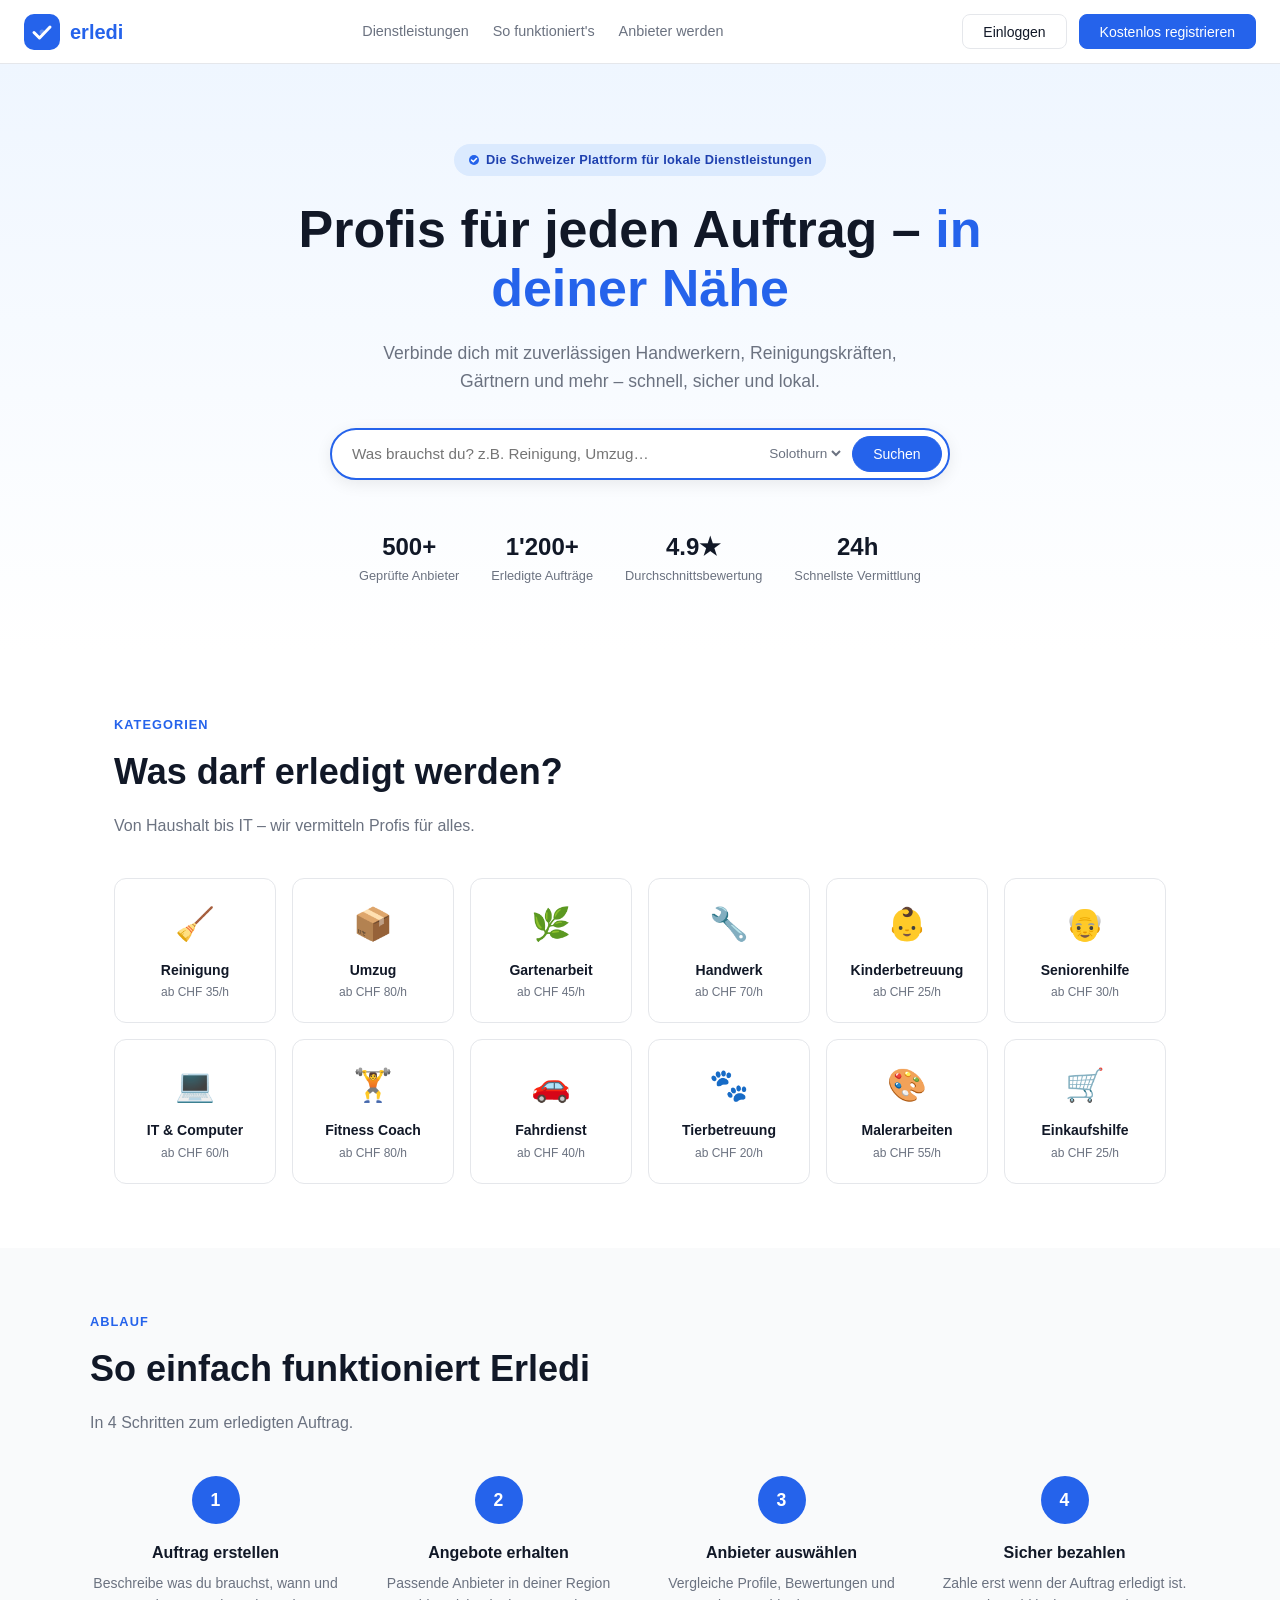
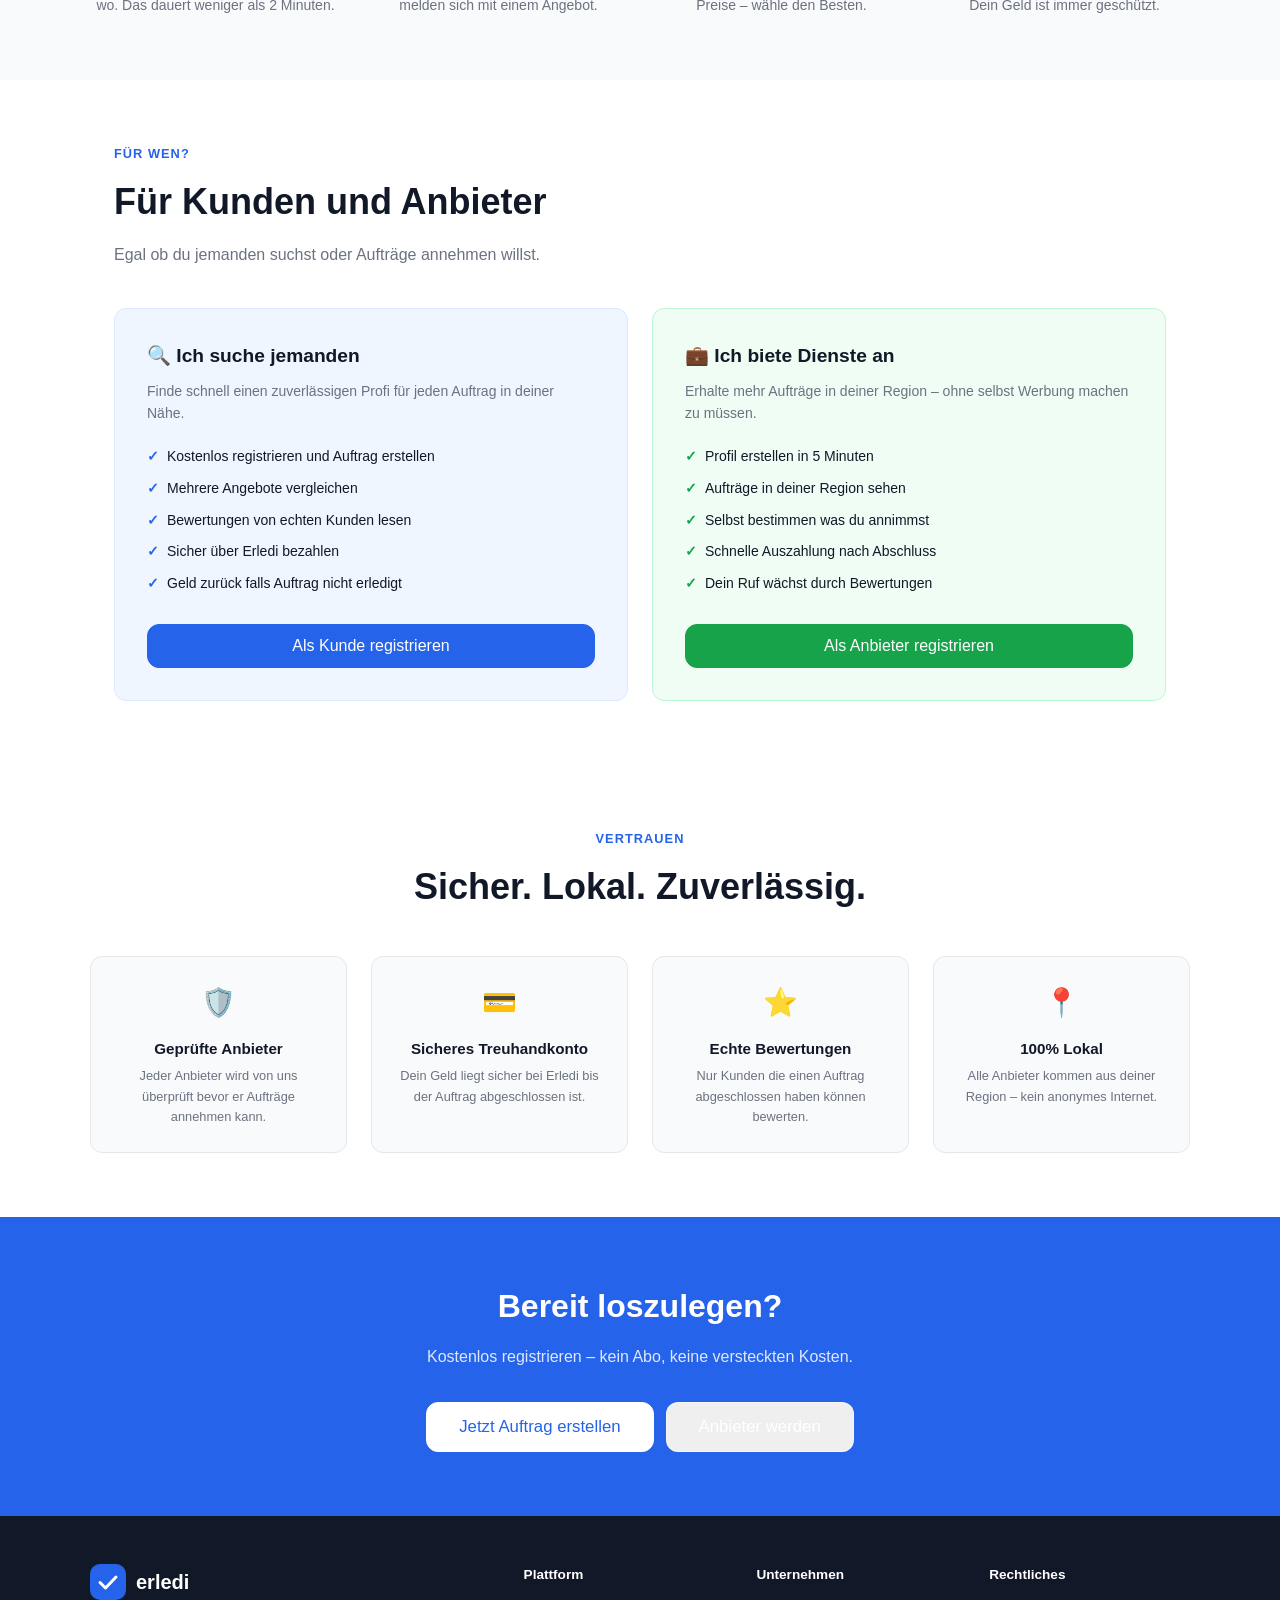
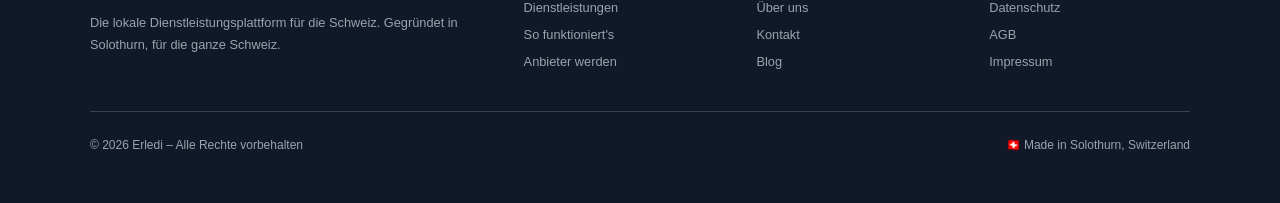
<file: erledi_index.html>
<!DOCTYPE html>
<html lang="de">
<head>
<meta charset="UTF-8">
<meta name="viewport" content="width=device-width, initial-scale=1.0">
<title>Erledi – Lokale Dienstleistungen in der Schweiz</title>
<meta name="description" content="Finde zuverlässige Handwerker, Reinigung, Umzug, Gartenarbeit und mehr in deiner Region. Schnell, sicher und lokal.">
<link rel="icon" type="image/svg+xml" href="logo.svg">
<style>
  *, *::before, *::after { box-sizing: border-box; margin: 0; padding: 0; }
  :root {
    --blue: #2563EB;
    --blue-dark: #1E40AF;
    --blue-light: #EFF6FF;
    --blue-mid: #DBEAFE;
    --green: #16A34A;
    --green-light: #F0FDF4;
    --text: #111827;
    --text-muted: #6B7280;
    --border: #E5E7EB;
    --bg: #FFFFFF;
    --bg-soft: #F9FAFB;
    --radius: 12px;
    --radius-sm: 8px;
    --shadow: 0 1px 3px rgba(0,0,0,0.08), 0 1px 2px rgba(0,0,0,0.04);
    --shadow-md: 0 4px 16px rgba(0,0,0,0.08);
  }
  html { scroll-behavior: smooth; }
  body { font-family: -apple-system, BlinkMacSystemFont, 'Segoe UI', sans-serif; color: var(--text); background: var(--bg); line-height: 1.6; }
  a { color: inherit; text-decoration: none; }
  img { max-width: 100%; }

  /* NAV */
  nav {
    position: sticky; top: 0; z-index: 100;
    background: rgba(255,255,255,0.95); backdrop-filter: blur(10px);
    border-bottom: 1px solid var(--border);
    padding: 0 1.5rem;
    display: flex; align-items: center; justify-content: space-between;
    height: 64px;
  }
  .nav-logo { display: flex; align-items: center; gap: 10px; font-weight: 700; font-size: 1.25rem; color: var(--blue); }
  .nav-logo svg { width: 36px; height: 36px; }
  .nav-links { display: flex; align-items: center; gap: 1.5rem; }
  .nav-links a { font-size: 0.9rem; color: var(--text-muted); transition: color 0.15s; }
  .nav-links a:hover { color: var(--text); }
  .nav-cta { display: flex; gap: 0.75rem; }
  .btn { display: inline-flex; align-items: center; justify-content: center; gap: 6px; padding: 0.55rem 1.25rem; border-radius: var(--radius-sm); font-size: 0.875rem; font-weight: 500; cursor: pointer; transition: all 0.15s; border: 1.5px solid transparent; }
  .btn-ghost { border-color: var(--border); color: var(--text); background: var(--bg); }
  .btn-ghost:hover { background: var(--bg-soft); }
  .btn-primary { background: var(--blue); color: #fff; border-color: var(--blue); }
  .btn-primary:hover { background: var(--blue-dark); border-color: var(--blue-dark); }
  .btn-lg { padding: 0.75rem 1.75rem; font-size: 1rem; border-radius: var(--radius); }
  .btn-xl { padding: 0.9rem 2rem; font-size: 1.05rem; border-radius: var(--radius); }
  .btn-green { background: var(--green); color: #fff; border-color: var(--green); }
  .btn-green:hover { background: #15803D; border-color: #15803D; }

  /* HERO */
  .hero {
    padding: 5rem 1.5rem 4rem;
    text-align: center;
    background: linear-gradient(180deg, var(--blue-light) 0%, var(--bg) 100%);
  }
  .hero-badge {
    display: inline-flex; align-items: center; gap: 6px;
    background: var(--blue-mid); color: var(--blue-dark);
    padding: 0.35rem 0.9rem; border-radius: 999px;
    font-size: 0.8rem; font-weight: 600; margin-bottom: 1.5rem;
    letter-spacing: 0.02em;
  }
  .hero h1 { font-size: clamp(2rem, 5vw, 3.25rem); font-weight: 800; line-height: 1.15; color: var(--text); max-width: 700px; margin: 0 auto 1.25rem; }
  .hero h1 span { color: var(--blue); }
  .hero p { font-size: 1.1rem; color: var(--text-muted); max-width: 520px; margin: 0 auto 2rem; }
  .hero-btns { display: flex; gap: 0.75rem; justify-content: center; flex-wrap: wrap; margin-bottom: 3rem; }
  .hero-stats { display: flex; gap: 2rem; justify-content: center; flex-wrap: wrap; }
  .stat { text-align: center; }
  .stat-num { font-size: 1.5rem; font-weight: 700; color: var(--text); }
  .stat-label { font-size: 0.8rem; color: var(--text-muted); }

  /* SEARCH BAR */
  .search-wrap { max-width: 620px; margin: 0 auto 3rem; }
  .search-bar {
    display: flex; align-items: center;
    background: var(--bg); border: 2px solid var(--blue);
    border-radius: 999px; padding: 0.4rem 0.4rem 0.4rem 1.25rem;
    box-shadow: var(--shadow-md);
  }
  .search-bar input { flex: 1; border: none; outline: none; font-size: 0.95rem; color: var(--text); background: transparent; }
  .search-bar select { border: none; outline: none; font-size: 0.85rem; color: var(--text-muted); background: transparent; margin-right: 0.5rem; cursor: pointer; }
  .search-bar .btn { border-radius: 999px; }

  /* SERVICES */
  .section { padding: 4rem 1.5rem; max-width: 1100px; margin: 0 auto; }
  .section-label { font-size: 0.8rem; font-weight: 700; letter-spacing: 0.08em; text-transform: uppercase; color: var(--blue); margin-bottom: 0.5rem; }
  .section-title { font-size: clamp(1.5rem, 3vw, 2.25rem); font-weight: 700; margin-bottom: 0.75rem; }
  .section-sub { color: var(--text-muted); font-size: 1rem; max-width: 500px; margin-bottom: 2.5rem; }
  .services-grid { display: grid; grid-template-columns: repeat(auto-fill, minmax(160px, 1fr)); gap: 1rem; }
  .service-card {
    background: var(--bg); border: 1.5px solid var(--border);
    border-radius: var(--radius); padding: 1.25rem 1rem;
    text-align: center; cursor: pointer;
    transition: all 0.18s;
  }
  .service-card:hover { border-color: var(--blue); background: var(--blue-light); transform: translateY(-2px); box-shadow: var(--shadow-md); }
  .service-icon { font-size: 2rem; margin-bottom: 0.5rem; }
  .service-name { font-size: 0.875rem; font-weight: 600; color: var(--text); }
  .service-count { font-size: 0.75rem; color: var(--text-muted); margin-top: 2px; }

  /* HOW IT WORKS */
  .how-section { background: var(--bg-soft); padding: 4rem 1.5rem; }
  .how-inner { max-width: 1100px; margin: 0 auto; }
  .steps { display: grid; grid-template-columns: repeat(auto-fit, minmax(220px, 1fr)); gap: 2rem; margin-top: 2.5rem; }
  .step { text-align: center; }
  .step-num {
    width: 48px; height: 48px; border-radius: 50%;
    background: var(--blue); color: #fff;
    display: flex; align-items: center; justify-content: center;
    font-weight: 700; font-size: 1.1rem;
    margin: 0 auto 1rem;
  }
  .step h3 { font-size: 1rem; font-weight: 600; margin-bottom: 0.4rem; }
  .step p { font-size: 0.875rem; color: var(--text-muted); }

  /* TWO SIDES */
  .sides { display: grid; grid-template-columns: 1fr 1fr; gap: 1.5rem; margin-top: 2.5rem; }
  .side-card {
    border-radius: var(--radius); padding: 2rem;
    border: 1.5px solid var(--border);
  }
  .side-card.blue { background: var(--blue-light); border-color: var(--blue-mid); }
  .side-card.green { background: var(--green-light); border-color: #BBF7D0; }
  .side-card h3 { font-size: 1.2rem; font-weight: 700; margin-bottom: 0.5rem; }
  .side-card p { font-size: 0.875rem; color: var(--text-muted); margin-bottom: 1.25rem; }
  .side-list { list-style: none; }
  .side-list li { display: flex; align-items: flex-start; gap: 0.5rem; font-size: 0.875rem; margin-bottom: 0.6rem; color: var(--text); }
  .side-list li::before { content: '✓'; color: var(--blue); font-weight: 700; flex-shrink: 0; }
  .side-card.green .side-list li::before { color: var(--green); }

  /* TRUST */
  .trust-section { padding: 4rem 1.5rem; background: var(--bg); }
  .trust-inner { max-width: 1100px; margin: 0 auto; text-align: center; }
  .trust-grid { display: grid; grid-template-columns: repeat(auto-fit, minmax(200px, 1fr)); gap: 1.5rem; margin-top: 2.5rem; }
  .trust-card { background: var(--bg-soft); border-radius: var(--radius); padding: 1.5rem; border: 1px solid var(--border); }
  .trust-icon { font-size: 1.75rem; margin-bottom: 0.75rem; }
  .trust-card h4 { font-size: 0.95rem; font-weight: 600; margin-bottom: 0.3rem; }
  .trust-card p { font-size: 0.8rem; color: var(--text-muted); }

  /* CTA BANNER */
  .cta-banner {
    background: var(--blue); color: #fff;
    padding: 4rem 1.5rem; text-align: center;
  }
  .cta-banner h2 { font-size: clamp(1.5rem, 3vw, 2rem); font-weight: 700; margin-bottom: 0.75rem; }
  .cta-banner p { opacity: 0.85; margin-bottom: 2rem; font-size: 1rem; }
  .cta-banner .btn-white { background: #fff; color: var(--blue); border-color: #fff; }
  .cta-banner .btn-white:hover { background: var(--blue-light); }
  .cta-btns { display: flex; gap: 0.75rem; justify-content: center; flex-wrap: wrap; }

  /* FOOTER */
  footer { background: var(--text); color: #9CA3AF; padding: 3rem 1.5rem; }
  .footer-inner { max-width: 1100px; margin: 0 auto; display: grid; grid-template-columns: 2fr 1fr 1fr 1fr; gap: 2rem; }
  .footer-brand .nav-logo { color: #fff; margin-bottom: 0.75rem; }
  .footer-brand p { font-size: 0.8rem; line-height: 1.7; }
  .footer-col h5 { color: #fff; font-size: 0.85rem; font-weight: 600; margin-bottom: 0.75rem; }
  .footer-col a { display: block; font-size: 0.8rem; margin-bottom: 0.4rem; transition: color 0.15s; }
  .footer-col a:hover { color: #fff; }
  .footer-bottom { max-width: 1100px; margin: 2rem auto 0; padding-top: 1.5rem; border-top: 1px solid #374151; display: flex; justify-content: space-between; align-items: center; font-size: 0.75rem; flex-wrap: wrap; gap: 0.5rem; }

  /* MODAL */
  .modal-overlay { display: none; position: fixed; inset: 0; background: rgba(0,0,0,0.5); z-index: 200; align-items: center; justify-content: center; padding: 1rem; }
  .modal-overlay.active { display: flex; }
  .modal { background: var(--bg); border-radius: 16px; padding: 2rem; width: 100%; max-width: 460px; max-height: 90vh; overflow-y: auto; box-shadow: 0 20px 60px rgba(0,0,0,0.2); }
  .modal-header { display: flex; justify-content: space-between; align-items: center; margin-bottom: 1.5rem; }
  .modal-header h3 { font-size: 1.2rem; font-weight: 700; }
  .modal-close { background: none; border: none; font-size: 1.25rem; cursor: pointer; color: var(--text-muted); padding: 0.25rem; }
  .modal-tabs { display: flex; gap: 0; border: 1.5px solid var(--border); border-radius: var(--radius-sm); overflow: hidden; margin-bottom: 1.5rem; }
  .modal-tab { flex: 1; padding: 0.6rem; font-size: 0.875rem; font-weight: 500; background: none; border: none; cursor: pointer; transition: all 0.15s; color: var(--text-muted); }
  .modal-tab.active { background: var(--blue); color: #fff; }
  .form-group { margin-bottom: 1rem; }
  .form-group label { display: block; font-size: 0.8rem; font-weight: 600; color: var(--text-muted); margin-bottom: 0.35rem; text-transform: uppercase; letter-spacing: 0.04em; }
  .form-group input, .form-group select, .form-group textarea { width: 100%; padding: 0.65rem 0.9rem; border: 1.5px solid var(--border); border-radius: var(--radius-sm); font-size: 0.9rem; outline: none; transition: border-color 0.15s; background: var(--bg); color: var(--text); }
  .form-group input:focus, .form-group select:focus, .form-group textarea:focus { border-color: var(--blue); }
  .form-row { display: grid; grid-template-columns: 1fr 1fr; gap: 0.75rem; }
  .form-submit { width: 100%; margin-top: 0.5rem; }
  .form-note { font-size: 0.75rem; color: var(--text-muted); text-align: center; margin-top: 0.75rem; }
  .form-note a { color: var(--blue); }
  .success-msg { display: none; text-align: center; padding: 1.5rem; }
  .success-msg .check { font-size: 3rem; margin-bottom: 0.75rem; }
  .success-msg h4 { font-size: 1.1rem; font-weight: 700; margin-bottom: 0.4rem; }
  .success-msg p { font-size: 0.875rem; color: var(--text-muted); }

  @media (max-width: 768px) {
    .nav-links { display: none; }
    .sides { grid-template-columns: 1fr; }
    .footer-inner { grid-template-columns: 1fr 1fr; }
    .hero { padding: 3rem 1rem 2.5rem; }
  }
  @media (max-width: 480px) {
    .footer-inner { grid-template-columns: 1fr; }
    .hero-stats { gap: 1.5rem; }
  }
</style>
</head>
<body>

<!-- NAV -->
<nav>
  <a href="/" class="nav-logo">
    <svg viewBox="0 0 36 36" fill="none" xmlns="http://www.w3.org/2000/svg">
      <rect width="36" height="36" rx="10" fill="#2563EB"/>
      <path d="M10 18.5L15.5 24L26 13" stroke="white" stroke-width="3" stroke-linecap="round" stroke-linejoin="round"/>
      <circle cx="18" cy="18" r="2.5" fill="white" opacity="0.25"/>
    </svg>
    erledi
  </a>
  <div class="nav-links">
    <a href="#services">Dienstleistungen</a>
    <a href="#how">So funktioniert's</a>
    <a href="#anbieter">Anbieter werden</a>
  </div>
  <div class="nav-cta">
    <button class="btn btn-ghost" onclick="openModal('login')">Einloggen</button>
    <button class="btn btn-primary" onclick="openModal('register')">Kostenlos registrieren</button>
  </div>
</nav>

<!-- HERO -->
<section class="hero">
  <div class="hero-badge">
    <svg width="12" height="12" viewBox="0 0 12 12" fill="none"><circle cx="6" cy="6" r="5" fill="#2563EB"/><path d="M3.5 6l1.8 1.8L8.5 4.5" stroke="white" stroke-width="1.5" stroke-linecap="round" stroke-linejoin="round"/></svg>
    Die Schweizer Plattform für lokale Dienstleistungen
  </div>
  <h1>Profis für jeden Auftrag – <span>in deiner Nähe</span></h1>
  <p>Verbinde dich mit zuverlässigen Handwerkern, Reinigungskräften, Gärtnern und mehr – schnell, sicher und lokal.</p>

  <div class="search-wrap">
    <div class="search-bar">
      <input type="text" placeholder="Was brauchst du? z.B. Reinigung, Umzug…">
      <select>
        <option>Solothurn</option>
        <option>Zürich</option>
        <option>Bern</option>
        <option>Basel</option>
        <option>Luzern</option>
      </select>
      <button class="btn btn-primary" onclick="openModal('register')">Suchen</button>
    </div>
  </div>

  <div class="hero-stats">
    <div class="stat"><div class="stat-num">500+</div><div class="stat-label">Geprüfte Anbieter</div></div>
    <div class="stat"><div class="stat-num">1'200+</div><div class="stat-label">Erledigte Aufträge</div></div>
    <div class="stat"><div class="stat-num">4.9★</div><div class="stat-label">Durchschnittsbewertung</div></div>
    <div class="stat"><div class="stat-num">24h</div><div class="stat-label">Schnellste Vermittlung</div></div>
  </div>
</section>

<!-- SERVICES -->
<section class="section" id="services">
  <div class="section-label">Kategorien</div>
  <h2 class="section-title">Was darf erledigt werden?</h2>
  <p class="section-sub">Von Haushalt bis IT – wir vermitteln Profis für alles.</p>
  <div class="services-grid">
    <div class="service-card" onclick="openModal('register')">
      <div class="service-icon">🧹</div>
      <div class="service-name">Reinigung</div>
      <div class="service-count">ab CHF 35/h</div>
    </div>
    <div class="service-card" onclick="openModal('register')">
      <div class="service-icon">📦</div>
      <div class="service-name">Umzug</div>
      <div class="service-count">ab CHF 80/h</div>
    </div>
    <div class="service-card" onclick="openModal('register')">
      <div class="service-icon">🌿</div>
      <div class="service-name">Gartenarbeit</div>
      <div class="service-count">ab CHF 45/h</div>
    </div>
    <div class="service-card" onclick="openModal('register')">
      <div class="service-icon">🔧</div>
      <div class="service-name">Handwerk</div>
      <div class="service-count">ab CHF 70/h</div>
    </div>
    <div class="service-card" onclick="openModal('register')">
      <div class="service-icon">👶</div>
      <div class="service-name">Kinderbetreuung</div>
      <div class="service-count">ab CHF 25/h</div>
    </div>
    <div class="service-card" onclick="openModal('register')">
      <div class="service-icon">👴</div>
      <div class="service-name">Seniorenhilfe</div>
      <div class="service-count">ab CHF 30/h</div>
    </div>
    <div class="service-card" onclick="openModal('register')">
      <div class="service-icon">💻</div>
      <div class="service-name">IT & Computer</div>
      <div class="service-count">ab CHF 60/h</div>
    </div>
    <div class="service-card" onclick="openModal('register')">
      <div class="service-icon">🏋️</div>
      <div class="service-name">Fitness Coach</div>
      <div class="service-count">ab CHF 80/h</div>
    </div>
    <div class="service-card" onclick="openModal('register')">
      <div class="service-icon">🚗</div>
      <div class="service-name">Fahrdienst</div>
      <div class="service-count">ab CHF 40/h</div>
    </div>
    <div class="service-card" onclick="openModal('register')">
      <div class="service-icon">🐾</div>
      <div class="service-name">Tierbetreuung</div>
      <div class="service-count">ab CHF 20/h</div>
    </div>
    <div class="service-card" onclick="openModal('register')">
      <div class="service-icon">🎨</div>
      <div class="service-name">Malerarbeiten</div>
      <div class="service-count">ab CHF 55/h</div>
    </div>
    <div class="service-card" onclick="openModal('register')">
      <div class="service-icon">🛒</div>
      <div class="service-name">Einkaufshilfe</div>
      <div class="service-count">ab CHF 25/h</div>
    </div>
  </div>
</section>

<!-- HOW IT WORKS -->
<section class="how-section" id="how">
  <div class="how-inner">
    <div class="section-label">Ablauf</div>
    <h2 class="section-title">So einfach funktioniert Erledi</h2>
    <p class="section-sub">In 4 Schritten zum erledigten Auftrag.</p>
    <div class="steps">
      <div class="step">
        <div class="step-num">1</div>
        <h3>Auftrag erstellen</h3>
        <p>Beschreibe was du brauchst, wann und wo. Das dauert weniger als 2 Minuten.</p>
      </div>
      <div class="step">
        <div class="step-num">2</div>
        <h3>Angebote erhalten</h3>
        <p>Passende Anbieter in deiner Region melden sich mit einem Angebot.</p>
      </div>
      <div class="step">
        <div class="step-num">3</div>
        <h3>Anbieter auswählen</h3>
        <p>Vergleiche Profile, Bewertungen und Preise – wähle den Besten.</p>
      </div>
      <div class="step">
        <div class="step-num">4</div>
        <h3>Sicher bezahlen</h3>
        <p>Zahle erst wenn der Auftrag erledigt ist. Dein Geld ist immer geschützt.</p>
      </div>
    </div>
  </div>
</section>

<!-- TWO SIDES -->
<section class="section" id="anbieter">
  <div class="section-label">Für wen?</div>
  <h2 class="section-title">Für Kunden und Anbieter</h2>
  <p class="section-sub">Egal ob du jemanden suchst oder Aufträge annehmen willst.</p>
  <div class="sides">
    <div class="side-card blue">
      <h3>🔍 Ich suche jemanden</h3>
      <p>Finde schnell einen zuverlässigen Profi für jeden Auftrag in deiner Nähe.</p>
      <ul class="side-list">
        <li>Kostenlos registrieren und Auftrag erstellen</li>
        <li>Mehrere Angebote vergleichen</li>
        <li>Bewertungen von echten Kunden lesen</li>
        <li>Sicher über Erledi bezahlen</li>
        <li>Geld zurück falls Auftrag nicht erledigt</li>
      </ul>
      <button class="btn btn-primary btn-lg" style="margin-top:1.25rem; width:100%;" onclick="openModal('register-kunde')">Als Kunde registrieren</button>
    </div>
    <div class="side-card green">
      <h3>💼 Ich biete Dienste an</h3>
      <p>Erhalte mehr Aufträge in deiner Region – ohne selbst Werbung machen zu müssen.</p>
      <ul class="side-list">
        <li>Profil erstellen in 5 Minuten</li>
        <li>Aufträge in deiner Region sehen</li>
        <li>Selbst bestimmen was du annimmst</li>
        <li>Schnelle Auszahlung nach Abschluss</li>
        <li>Dein Ruf wächst durch Bewertungen</li>
      </ul>
      <button class="btn btn-green btn-lg" style="margin-top:1.25rem; width:100%;" onclick="openModal('register-anbieter')">Als Anbieter registrieren</button>
    </div>
  </div>
</section>

<!-- TRUST -->
<section class="trust-section">
  <div class="trust-inner">
    <div class="section-label">Vertrauen</div>
    <h2 class="section-title">Sicher. Lokal. Zuverlässig.</h2>
    <div class="trust-grid">
      <div class="trust-card">
        <div class="trust-icon">🛡️</div>
        <h4>Geprüfte Anbieter</h4>
        <p>Jeder Anbieter wird von uns überprüft bevor er Aufträge annehmen kann.</p>
      </div>
      <div class="trust-card">
        <div class="trust-icon">💳</div>
        <h4>Sicheres Treuhandkonto</h4>
        <p>Dein Geld liegt sicher bei Erledi bis der Auftrag abgeschlossen ist.</p>
      </div>
      <div class="trust-card">
        <div class="trust-icon">⭐</div>
        <h4>Echte Bewertungen</h4>
        <p>Nur Kunden die einen Auftrag abgeschlossen haben können bewerten.</p>
      </div>
      <div class="trust-card">
        <div class="trust-icon">📍</div>
        <h4>100% Lokal</h4>
        <p>Alle Anbieter kommen aus deiner Region – kein anonymes Internet.</p>
      </div>
    </div>
  </div>
</section>

<!-- CTA -->
<section class="cta-banner">
  <h2>Bereit loszulegen?</h2>
  <p>Kostenlos registrieren – kein Abo, keine versteckten Kosten.</p>
  <div class="cta-btns">
    <button class="btn btn-white btn-xl" onclick="openModal('register-kunde')">Jetzt Auftrag erstellen</button>
    <button class="btn btn-xl" style="border-color:rgba(255,255,255,0.4);color:#fff;" onclick="openModal('register-anbieter')">Anbieter werden</button>
  </div>
</section>

<!-- FOOTER -->
<footer>
  <div class="footer-inner">
    <div class="footer-brand">
      <div class="nav-logo">
        <svg viewBox="0 0 36 36" fill="none"><rect width="36" height="36" rx="10" fill="#2563EB"/><path d="M10 18.5L15.5 24L26 13" stroke="white" stroke-width="3" stroke-linecap="round" stroke-linejoin="round"/></svg>
        erledi
      </div>
      <p>Die lokale Dienstleistungsplattform für die Schweiz. Gegründet in Solothurn, für die ganze Schweiz.</p>
    </div>
    <div class="footer-col">
      <h5>Plattform</h5>
      <a href="#services">Dienstleistungen</a>
      <a href="#how">So funktioniert's</a>
      <a href="#anbieter">Anbieter werden</a>
    </div>
    <div class="footer-col">
      <h5>Unternehmen</h5>
      <a href="#">Über uns</a>
      <a href="#">Kontakt</a>
      <a href="#">Blog</a>
    </div>
    <div class="footer-col">
      <h5>Rechtliches</h5>
      <a href="#">Datenschutz</a>
      <a href="#">AGB</a>
      <a href="#">Impressum</a>
    </div>
  </div>
  <div class="footer-bottom">
    <span>© 2026 Erledi – Alle Rechte vorbehalten</span>
    <span>🇨🇭 Made in Solothurn, Switzerland</span>
  </div>
</footer>

<!-- MODALS -->
<div class="modal-overlay" id="modal-overlay" onclick="closeModalOnBg(event)">
  <div class="modal" id="modal">
    <div class="modal-header">
      <h3 id="modal-title">Registrieren</h3>
      <button class="modal-close" onclick="closeModal()">✕</button>
    </div>

    <!-- Login Form -->
    <div id="form-login">
      <div class="form-group">
        <label>E-Mail</label>
        <input type="email" placeholder="deine@email.ch">
      </div>
      <div class="form-group">
        <label>Passwort</label>
        <input type="password" placeholder="••••••••">
      </div>
      <button class="btn btn-primary btn-lg form-submit" onclick="showSuccess()">Einloggen</button>
      <p class="form-note">Noch kein Konto? <a href="#" onclick="openModal('register')">Jetzt registrieren</a></p>
    </div>

    <!-- Register Choose -->
    <div id="form-register">
      <div class="modal-tabs">
        <button class="modal-tab active" onclick="switchTab('kunde')">Ich suche jemanden</button>
        <button class="modal-tab" onclick="switchTab('anbieter')">Ich biete Dienste an</button>
      </div>
      <div id="tab-kunde">
        <div class="form-row">
          <div class="form-group"><label>Vorname</label><input type="text" placeholder="Hamza"></div>
          <div class="form-group"><label>Nachname</label><input type="text" placeholder="Mustermann"></div>
        </div>
        <div class="form-group"><label>E-Mail</label><input type="email" placeholder="deine@email.ch"></div>
        <div class="form-group"><label>Ort / PLZ</label><input type="text" placeholder="4500 Solothurn"></div>
        <div class="form-group"><label>Passwort</label><input type="password" placeholder="Mindestens 8 Zeichen"></div>
        <button class="btn btn-primary btn-lg form-submit" onclick="showSuccess()">Kostenlos registrieren</button>
      </div>
      <div id="tab-anbieter" style="display:none;">
        <div class="form-row">
          <div class="form-group"><label>Vorname</label><input type="text" placeholder="Rico"></div>
          <div class="form-group"><label>Nachname</label><input type="text" placeholder="Muster"></div>
        </div>
        <div class="form-group"><label>E-Mail</label><input type="email" placeholder="deine@email.ch"></div>
        <div class="form-group"><label>Telefon</label><input type="tel" placeholder="+41 79 123 45 67"></div>
        <div class="form-group"><label>Deine Dienstleistung</label>
          <select>
            <option>Reinigung</option><option>Umzug</option><option>Gartenarbeit</option>
            <option>Handwerk</option><option>IT & Computer</option><option>Kinderbetreuung</option>
            <option>Seniorenhilfe</option><option>Fitness Coach</option><option>Anderes</option>
          </select>
        </div>
        <div class="form-group"><label>Ort / PLZ</label><input type="text" placeholder="4500 Solothurn"></div>
        <div class="form-group"><label>Passwort</label><input type="password" placeholder="Mindestens 8 Zeichen"></div>
        <button class="btn btn-green btn-lg form-submit" onclick="showSuccess()">Als Anbieter registrieren</button>
      </div>
      <p class="form-note">Mit der Registrierung akzeptierst du unsere <a href="#">AGB</a> und <a href="#">Datenschutzerklärung</a>.</p>
    </div>

    <!-- Success -->
    <div class="success-msg" id="success-msg">
      <div class="check">✅</div>
      <h4>Willkommen bei Erledi!</h4>
      <p>Dein Konto wurde erfolgreich erstellt. Wir melden uns in Kürze bei dir.</p>
      <button class="btn btn-primary btn-lg" style="margin-top:1rem; width:100%;" onclick="closeModal()">Weiter</button>
    </div>
  </div>
</div>

<script>
function openModal(type) {
  document.getElementById('modal-overlay').classList.add('active');
  document.getElementById('success-msg').style.display = 'none';
  var login = document.getElementById('form-login');
  var reg = document.getElementById('form-register');
  if (type === 'login') {
    login.style.display = 'block';
    reg.style.display = 'none';
    document.getElementById('modal-title').textContent = 'Einloggen';
  } else {
    login.style.display = 'none';
    reg.style.display = 'block';
    document.getElementById('modal-title').textContent = 'Kostenlos registrieren';
    if (type === 'register-anbieter') switchTab('anbieter');
    else switchTab('kunde');
  }
}
function closeModal() {
  document.getElementById('modal-overlay').classList.remove('active');
}
function closeModalOnBg(e) {
  if (e.target === document.getElementById('modal-overlay')) closeModal();
}
function switchTab(tab) {
  var tabs = document.querySelectorAll('.modal-tab');
  tabs[0].classList.toggle('active', tab === 'kunde');
  tabs[1].classList.toggle('active', tab === 'anbieter');
  document.getElementById('tab-kunde').style.display = tab === 'kunde' ? 'block' : 'none';
  document.getElementById('tab-anbieter').style.display = tab === 'anbieter' ? 'block' : 'none';
}
function showSuccess() {
  document.getElementById('form-login').style.display = 'none';
  document.getElementById('form-register').style.display = 'none';
  document.getElementById('success-msg').style.display = 'block';
}
</script>
</body>
</html>
</file>
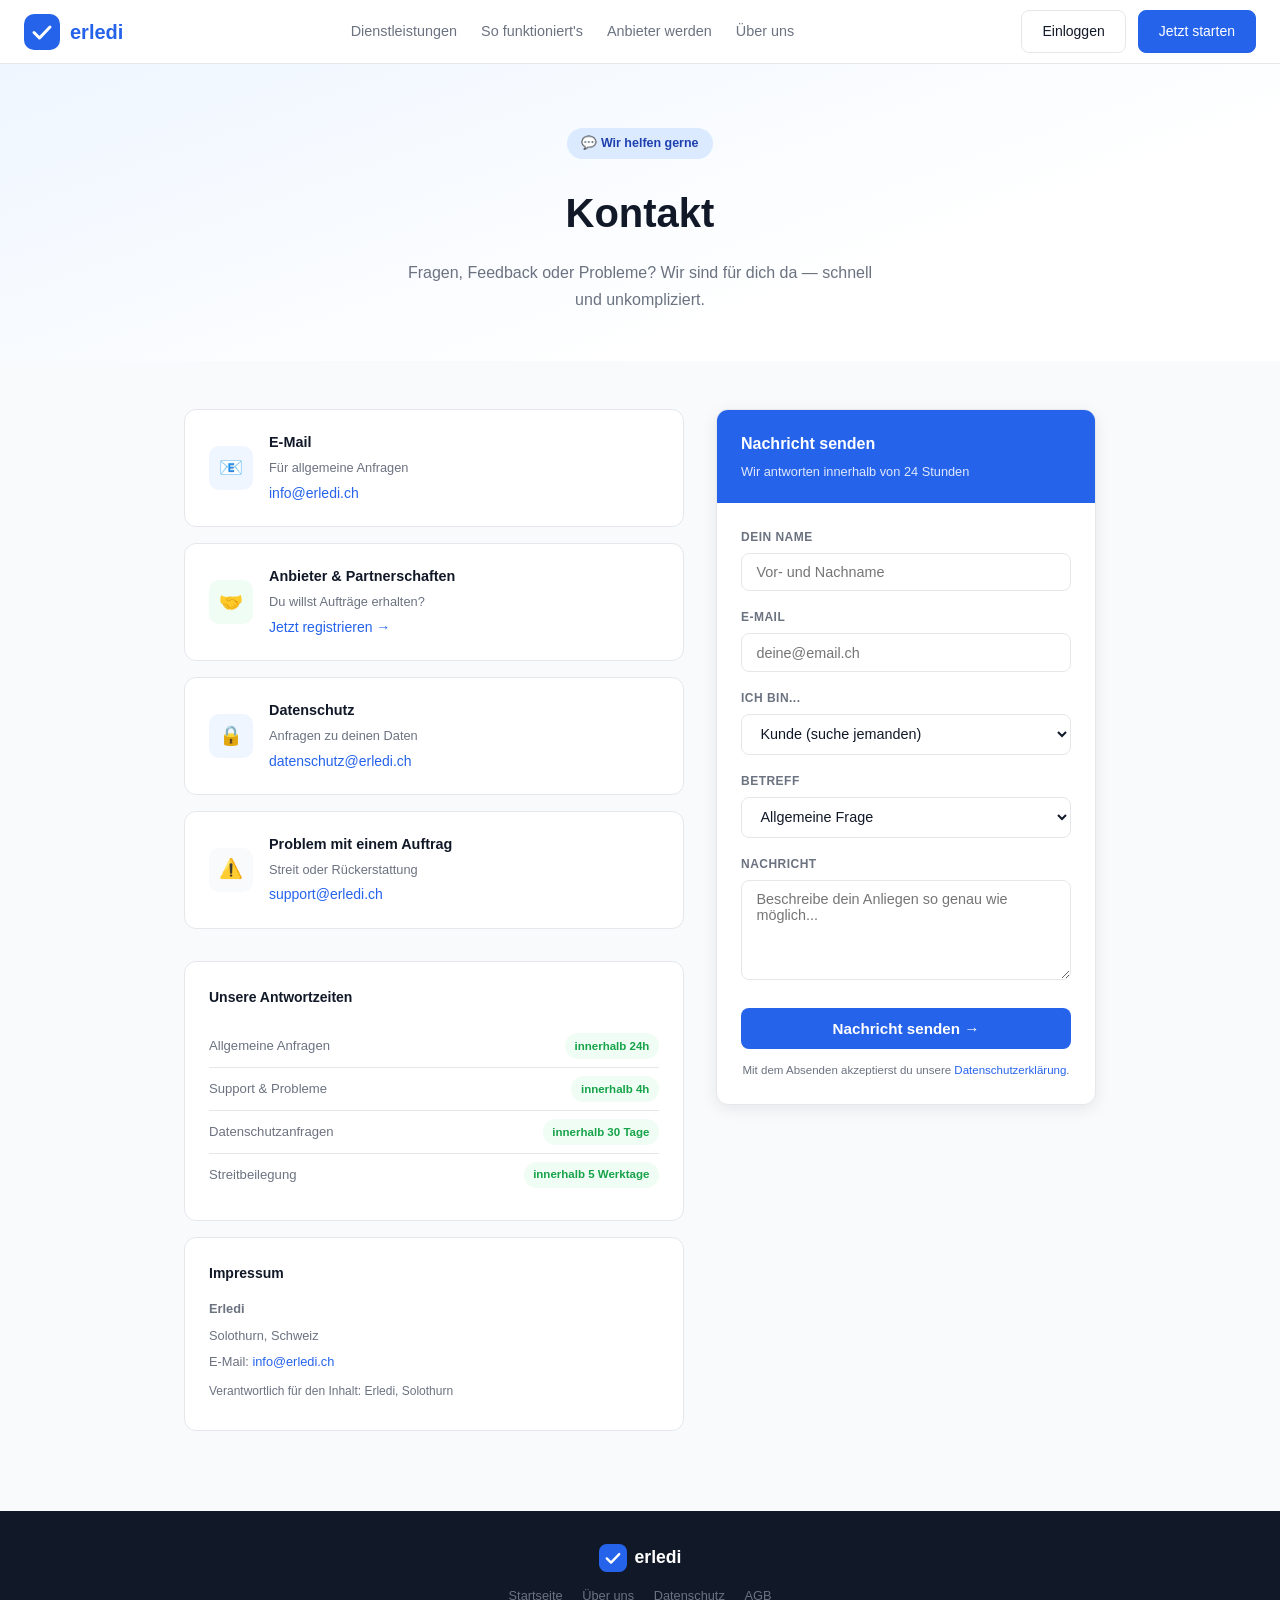
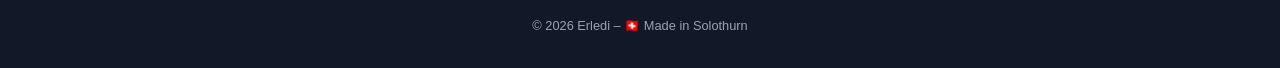
<file: kontakt.html>
<!DOCTYPE html>
<html lang="de">
<head>
<meta charset="UTF-8">
<meta name="viewport" content="width=device-width, initial-scale=1.0">
<title>Kontakt – Erledi</title>
<meta name="description" content="Kontaktiere Erledi bei Fragen, Problemen oder Partneranfragen. Wir sind für dich da.">
<link rel="icon" type="image/svg+xml" href="logo.svg">
<link rel="stylesheet" href="erledi-shared.css">
<style>
  *, *::before, *::after { box-sizing: border-box; margin: 0; padding: 0; }
  :root {
    --blue: #2563EB; --blue-dark: #1E40AF; --blue-light: #EFF6FF; --blue-mid: #DBEAFE;
    --green: #16A34A; --green-light: #F0FDF4; --green-mid: #BBF7D0;
    --text: #111827; --text-muted: #6B7280; --border: #E5E7EB;
    --bg: #FFFFFF; --bg-soft: #F9FAFB; --radius: 12px; --radius-sm: 8px;
    --shadow-md: 0 4px 16px rgba(0,0,0,0.08);
  }
  body { font-family: -apple-system, BlinkMacSystemFont, 'Segoe UI', sans-serif; color: var(--text); background: var(--bg-soft); line-height: 1.7; }
  a { color: inherit; text-decoration: none; }
  nav { position: sticky; top: 0; z-index: 100; background: rgba(255,255,255,0.95); backdrop-filter: blur(10px); border-bottom: 1px solid var(--border); padding: 0 1.5rem; display: flex; align-items: center; justify-content: space-between; height: 64px; }
  .nav-logo { display: flex; align-items: center; gap: 10px; font-weight: 700; font-size: 1.25rem; color: var(--blue); }
  .nav-logo svg { width: 36px; height: 36px; }
  .nav-links { display: flex; align-items: center; gap: 1.5rem; }
  .nav-links a { font-size: 0.9rem; color: var(--text-muted); transition: color 0.15s; }
  .nav-links a:hover { color: var(--text); }
  .btn { display: inline-flex; align-items: center; justify-content: center; padding: 0.55rem 1.25rem; border-radius: var(--radius-sm); font-size: 0.875rem; font-weight: 500; cursor: pointer; transition: all 0.15s; border: 1.5px solid transparent; }
  .btn-ghost { border-color: var(--border); color: var(--text); background: var(--bg); }
  .btn-primary { background: var(--blue); color: #fff; border-color: var(--blue); }
  .btn-primary:hover { background: var(--blue-dark); }
  .btn-green { background: var(--green); color: #fff; border-color: var(--green); }

  .hero { background: linear-gradient(160deg, var(--blue-light) 0%, var(--bg) 70%); padding: 4rem 1.5rem 3rem; text-align: center; }
  .badge { display: inline-flex; align-items: center; gap: 6px; background: var(--blue-mid); color: var(--blue-dark); padding: 0.3rem 0.9rem; border-radius: 999px; font-size: 0.78rem; font-weight: 600; margin-bottom: 1.25rem; }
  .hero h1 { font-size: clamp(1.75rem, 4vw, 2.5rem); font-weight: 800; margin-bottom: 0.75rem; }
  .hero p { color: var(--text-muted); font-size: 1rem; max-width: 480px; margin: 0 auto; }

  .main { max-width: 960px; margin: 0 auto; padding: 3rem 1.5rem 5rem; }
  .two-col { display: grid; grid-template-columns: 1fr 380px; gap: 2rem; align-items: start; }

  /* CONTACT CARDS */
  .contact-cards { display: flex; flex-direction: column; gap: 1rem; margin-bottom: 2rem; }
  .contact-card { background: var(--bg); border: 1.5px solid var(--border); border-radius: var(--radius); padding: 1.25rem 1.5rem; display: flex; align-items: center; gap: 1rem; transition: all 0.15s; }
  .contact-card:hover { border-color: var(--blue); box-shadow: var(--shadow-md); }
  .contact-card-icon { width: 44px; height: 44px; border-radius: 10px; display: flex; align-items: center; justify-content: center; font-size: 1.2rem; flex-shrink: 0; }
  .icon-blue { background: var(--blue-light); }
  .icon-green { background: var(--green-light); }
  .icon-gray { background: var(--bg-soft); }
  .contact-card-text h4 { font-size: 0.9rem; font-weight: 600; margin-bottom: 0.15rem; }
  .contact-card-text p { font-size: 0.8rem; color: var(--text-muted); }
  .contact-card-text a { color: var(--blue); font-size: 0.875rem; font-weight: 500; }

  /* RESPONSE TIMES */
  .response-times { background: var(--bg); border: 1.5px solid var(--border); border-radius: var(--radius); padding: 1.5rem; margin-bottom: 1rem; }
  .response-times h3 { font-size: 0.875rem; font-weight: 700; margin-bottom: 1rem; color: var(--text); }
  .response-item { display: flex; justify-content: space-between; align-items: center; padding: 0.5rem 0; border-bottom: 1px solid var(--border); font-size: 0.82rem; }
  .response-item:last-child { border-bottom: none; }
  .response-item span:first-child { color: var(--text-muted); }
  .response-badge { background: var(--green-light); color: var(--green); font-size: 0.72rem; font-weight: 600; padding: 0.2rem 0.6rem; border-radius: 999px; }

  /* FORM */
  .form-card { background: var(--bg); border: 1.5px solid var(--border); border-radius: var(--radius); box-shadow: var(--shadow-md); overflow: hidden; }
  .form-card-header { background: var(--blue); color: #fff; padding: 1.25rem 1.5rem; }
  .form-card-header h3 { font-size: 1rem; font-weight: 700; }
  .form-card-header p { font-size: 0.8rem; opacity: 0.85; margin-top: 0.2rem; }
  .form-body { padding: 1.5rem; }
  .form-group { margin-bottom: 1rem; }
  .form-group label { display: block; font-size: 0.75rem; font-weight: 600; color: var(--text-muted); margin-bottom: 0.35rem; text-transform: uppercase; letter-spacing: 0.04em; }
  .form-group input, .form-group select, .form-group textarea { width: 100%; padding: 0.65rem 0.9rem; border: 1.5px solid var(--border); border-radius: var(--radius-sm); font-size: 0.9rem; outline: none; transition: border-color 0.15s; background: var(--bg); color: var(--text); font-family: inherit; }
  .form-group input:focus, .form-group select:focus, .form-group textarea:focus { border-color: var(--blue); }
  .form-group textarea { resize: vertical; min-height: 100px; }
  .form-submit { width: 100%; padding: 0.75rem; font-size: 0.95rem; border-radius: var(--radius-sm); margin-top: 0.25rem; cursor: pointer; background: var(--blue); color: #fff; border: none; font-weight: 600; transition: background 0.15s; }
  .form-submit:hover { background: var(--blue-dark); }
  .success-msg { display: none; text-align: center; padding: 2rem; }
  .success-msg .check { font-size: 3rem; margin-bottom: 0.75rem; }
  .success-msg h4 { font-size: 1rem; font-weight: 700; margin-bottom: 0.4rem; }
  .success-msg p { font-size: 0.82rem; color: var(--text-muted); }

  /* IMPRESSUM */
  .impressum { background: var(--bg); border: 1px solid var(--border); border-radius: var(--radius); padding: 1.5rem; margin-top: 1rem; }
  .impressum h3 { font-size: 0.875rem; font-weight: 700; margin-bottom: 0.75rem; }
  .impressum p { font-size: 0.8rem; color: var(--text-muted); margin-bottom: 0.3rem; }

  footer { background: #111827; color: #9CA3AF; padding: 2rem 1.5rem; text-align: center; font-size: 0.8rem; }
  .footer-logo { display: flex; align-items: center; gap: 8px; justify-content: center; color: #fff; font-weight: 700; font-size: 1.1rem; margin-bottom: 0.75rem; }
  footer a { color: #6B7280; margin: 0 0.5rem; }
  footer a:hover { color: #fff; }

  @media (max-width: 768px) {
    .nav-links { display: none; }
    .two-col { grid-template-columns: 1fr; }
  }
</style>
</head>
<body>

<nav>
  <a href="index.html" class="nav-logo">
    <svg viewBox="0 0 36 36" fill="none"><rect width="36" height="36" rx="10" fill="#2563EB"/><path d="M10 18.5L15.5 24L26 13" stroke="white" stroke-width="3" stroke-linecap="round" stroke-linejoin="round"/></svg>
    erledi
  </a>
  <div class="nav-links">
    <a href="dienstleistungen.html">Dienstleistungen</a>
    <a href="wie-es-funktioniert.html">So funktioniert's</a>
    <a href="anbieter-werden.html">Anbieter werden</a>
    <a href="ueber-uns.html">Über uns</a>
  </div>
  <div style="display:flex;gap:0.75rem;">
    <a href="anbieter-werden.html" class="btn btn-ghost">Einloggen</a>
    <a href="index.html" class="btn btn-primary">Jetzt starten</a>
  </div>
</nav>

<div class="hero">
  <div class="badge">💬 Wir helfen gerne</div>
  <h1>Kontakt</h1>
  <p>Fragen, Feedback oder Probleme? Wir sind für dich da — schnell und unkompliziert.</p>
</div>

<div class="main">
  <div class="two-col">

    <!-- LEFT -->
    <div>
      <div class="contact-cards">
        <div class="contact-card">
          <div class="contact-card-icon icon-blue">📧</div>
          <div class="contact-card-text">
            <h4>E-Mail</h4>
            <p>Für allgemeine Anfragen</p>
            <a href="mailto:info@erledi.ch">info@erledi.ch</a>
          </div>
        </div>
        <div class="contact-card">
          <div class="contact-card-icon icon-green">🤝</div>
          <div class="contact-card-text">
            <h4>Anbieter & Partnerschaften</h4>
            <p>Du willst Aufträge erhalten?</p>
            <a href="anbieter-werden.html">Jetzt registrieren →</a>
          </div>
        </div>
        <div class="contact-card">
          <div class="contact-card-icon icon-blue">🔒</div>
          <div class="contact-card-text">
            <h4>Datenschutz</h4>
            <p>Anfragen zu deinen Daten</p>
            <a href="mailto:datenschutz@erledi.ch">datenschutz@erledi.ch</a>
          </div>
        </div>
        <div class="contact-card">
          <div class="contact-card-icon icon-gray">⚠️</div>
          <div class="contact-card-text">
            <h4>Problem mit einem Auftrag</h4>
            <p>Streit oder Rückerstattung</p>
            <a href="mailto:support@erledi.ch">support@erledi.ch</a>
          </div>
        </div>
      </div>

      <div class="response-times">
        <h3>Unsere Antwortzeiten</h3>
        <div class="response-item"><span>Allgemeine Anfragen</span><span class="response-badge">innerhalb 24h</span></div>
        <div class="response-item"><span>Support & Probleme</span><span class="response-badge">innerhalb 4h</span></div>
        <div class="response-item"><span>Datenschutzanfragen</span><span class="response-badge">innerhalb 30 Tage</span></div>
        <div class="response-item"><span>Streitbeilegung</span><span class="response-badge">innerhalb 5 Werktage</span></div>
      </div>

      <div class="impressum">
        <h3>Impressum</h3>
        <p><strong>Erledi</strong></p>
        <p>Solothurn, Schweiz</p>
        <p>E-Mail: <a href="mailto:info@erledi.ch" style="color:var(--blue);">info@erledi.ch</a></p>
        <p style="margin-top:0.5rem;font-size:0.75rem;">Verantwortlich für den Inhalt: Erledi, Solothurn</p>
      </div>
    </div>

    <!-- RIGHT: FORM -->
    <div class="form-card">
      <div class="form-card-header">
        <h3>Nachricht senden</h3>
        <p>Wir antworten innerhalb von 24 Stunden</p>
      </div>
      <div class="form-body" id="contact-form">
        <div class="form-group">
          <label>Dein Name</label>
          <input type="text" placeholder="Vor- und Nachname">
        </div>
        <div class="form-group">
          <label>E-Mail</label>
          <input type="email" placeholder="deine@email.ch">
        </div>
        <div class="form-group">
          <label>Ich bin...</label>
          <select>
            <option>Kunde (suche jemanden)</option>
            <option>Anbieter (biete Dienste an)</option>
            <option>Presse / Media</option>
            <option>Anderes</option>
          </select>
        </div>
        <div class="form-group">
          <label>Betreff</label>
          <select>
            <option>Allgemeine Frage</option>
            <option>Problem mit einem Auftrag</option>
            <option>Rückerstattung</option>
            <option>Technisches Problem</option>
            <option>Partnerschaft / Zusammenarbeit</option>
            <option>Datenschutz</option>
            <option>Anderes</option>
          </select>
        </div>
        <div class="form-group">
          <label>Nachricht</label>
          <textarea placeholder="Beschreibe dein Anliegen so genau wie möglich..."></textarea>
        </div>
        <button class="form-submit" onclick="sendMessage()">Nachricht senden →</button>
        <p style="font-size:0.72rem;color:var(--text-muted);text-align:center;margin-top:0.75rem;">Mit dem Absenden akzeptierst du unsere <a href="datenschutz.html" style="color:var(--blue);">Datenschutzerklärung</a>.</p>
      </div>
      <div class="success-msg" id="success-msg">
        <div class="check">✅</div>
        <h4>Nachricht erhalten!</h4>
        <p>Wir melden uns innerhalb von 24 Stunden bei dir. Bitte prüfe auch deinen Spam-Ordner.</p>
        <button class="btn btn-primary" style="margin-top:1rem;width:100%;" onclick="resetForm()">Weitere Frage stellen</button>
      </div>
    </div>

  </div>
</div>

<footer>
  <div class="footer-logo">
    <svg viewBox="0 0 36 36" fill="none" width="28" height="28"><rect width="36" height="36" rx="10" fill="#2563EB"/><path d="M10 18.5L15.5 24L26 13" stroke="white" stroke-width="3" stroke-linecap="round" stroke-linejoin="round"/></svg>
    erledi
  </div>
  <div style="margin-bottom:0.5rem;">
    <a href="index.html">Startseite</a>
    <a href="ueber-uns.html">Über uns</a>
    <a href="datenschutz.html">Datenschutz</a>
    <a href="agb.html">AGB</a>
  </div>
  <div>© 2026 Erledi – 🇨🇭 Made in Solothurn</div>
</footer>

<script>
function sendMessage() {
  document.getElementById('contact-form').style.display = 'none';
  document.getElementById('success-msg').style.display = 'block';
}
function resetForm() {
  document.getElementById('contact-form').style.display = 'block';
  document.getElementById('success-msg').style.display = 'none';
}
</script>
<script>
function toggleMenu(){
  var h=document.getElementById('hamburger');
  var m=document.getElementById('mobile-menu');
  if(h && m){
    h.classList.toggle('open');
    m.classList.toggle('open');
    document.body.style.overflow=m.classList.contains('open')?'hidden':'';
  }
}
</script>
</body>
</html>
</file>
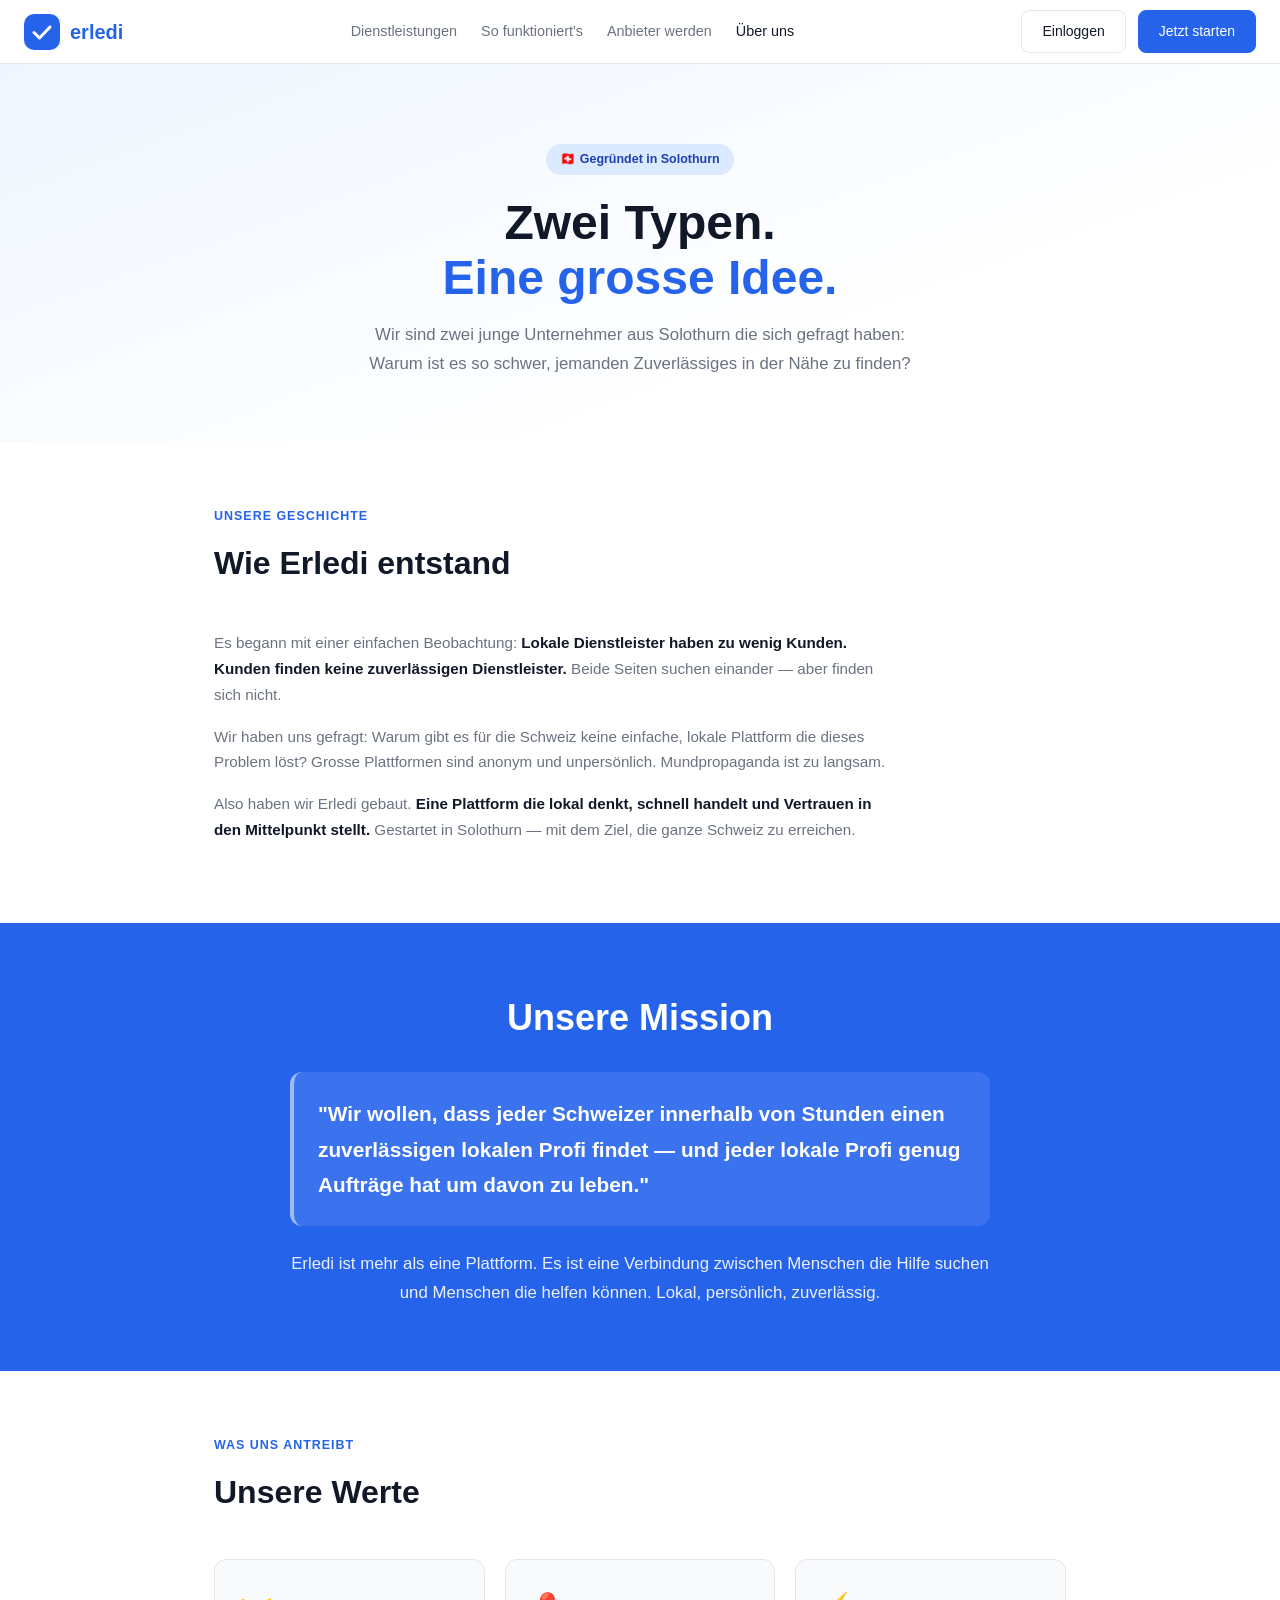
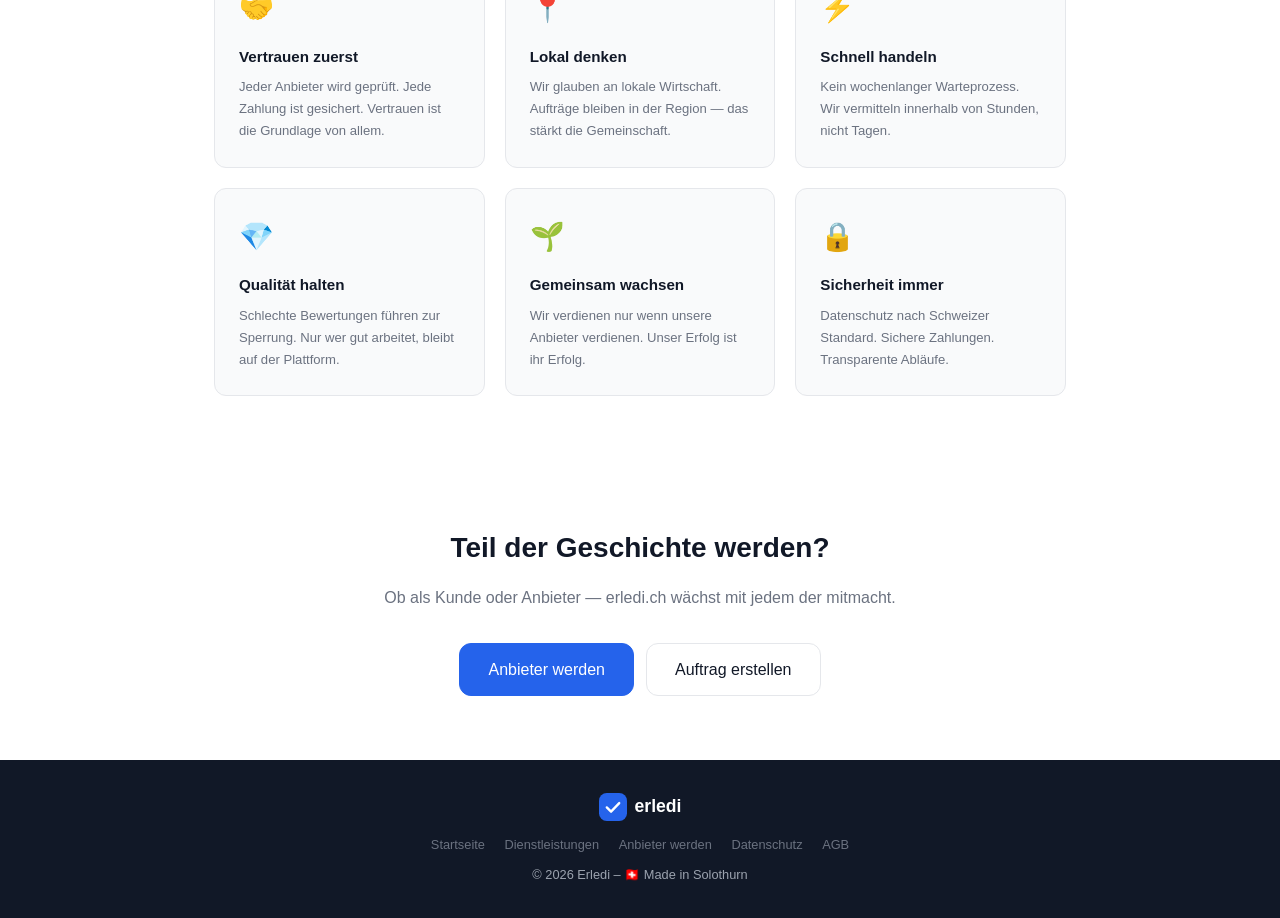
<file: ueber-uns.html>
<!DOCTYPE html>
<html lang="de">
<head>
<meta charset="UTF-8">
<meta name="viewport" content="width=device-width, initial-scale=1.0">
<title>Über uns – Erledi</title>
<meta name="description" content="Erledi wurde von zwei jungen Unternehmern aus Solothurn gegründet. Unsere Mission: Lokale Dienstleistungen einfach, sicher und schnell vermitteln.">
<link rel="icon" type="image/svg+xml" href="logo.svg">
<link rel="stylesheet" href="erledi-shared.css">
<style>
  *, *::before, *::after { box-sizing: border-box; margin: 0; padding: 0; }
  :root {
    --blue: #2563EB; --blue-dark: #1E40AF; --blue-light: #EFF6FF; --blue-mid: #DBEAFE;
    --green: #16A34A; --green-light: #F0FDF4; --green-mid: #BBF7D0;
    --text: #111827; --text-muted: #6B7280; --border: #E5E7EB;
    --bg: #FFFFFF; --bg-soft: #F9FAFB;
    --radius: 12px; --radius-sm: 8px;
    --shadow-md: 0 4px 16px rgba(0,0,0,0.08);
  }
  body { font-family: -apple-system, BlinkMacSystemFont, 'Segoe UI', sans-serif; color: var(--text); background: var(--bg); line-height: 1.7; }
  a { color: inherit; text-decoration: none; }
  nav { position: sticky; top: 0; z-index: 100; background: rgba(255,255,255,0.95); backdrop-filter: blur(10px); border-bottom: 1px solid var(--border); padding: 0 1.5rem; display: flex; align-items: center; justify-content: space-between; height: 64px; }
  .nav-logo { display: flex; align-items: center; gap: 10px; font-weight: 700; font-size: 1.25rem; color: var(--blue); }
  .nav-logo svg { width: 36px; height: 36px; }
  .nav-links { display: flex; align-items: center; gap: 1.5rem; }
  .nav-links a { font-size: 0.9rem; color: var(--text-muted); transition: color 0.15s; }
  .nav-links a:hover, .nav-links a.active { color: var(--text); font-weight: 500; }
  .btn { display: inline-flex; align-items: center; justify-content: center; padding: 0.55rem 1.25rem; border-radius: var(--radius-sm); font-size: 0.875rem; font-weight: 500; cursor: pointer; transition: all 0.15s; border: 1.5px solid transparent; }
  .btn-ghost { border-color: var(--border); color: var(--text); background: var(--bg); }
  .btn-primary { background: var(--blue); color: #fff; border-color: var(--blue); }
  .btn-primary:hover { background: var(--blue-dark); }

  .hero { background: linear-gradient(160deg, var(--blue-light) 0%, var(--bg) 70%); padding: 5rem 1.5rem 4rem; text-align: center; }
  .badge { display: inline-flex; align-items: center; gap: 6px; background: var(--blue-mid); color: var(--blue-dark); padding: 0.3rem 0.9rem; border-radius: 999px; font-size: 0.78rem; font-weight: 600; margin-bottom: 1.25rem; }
  .hero h1 { font-size: clamp(2rem, 4vw, 3rem); font-weight: 800; line-height: 1.15; margin-bottom: 1rem; }
  .hero h1 span { color: var(--blue); }
  .hero p { font-size: 1.05rem; color: var(--text-muted); max-width: 560px; margin: 0 auto; }

  .section { max-width: 900px; margin: 0 auto; padding: 4rem 1.5rem; }
  .section-label { font-size: 0.78rem; font-weight: 700; letter-spacing: 0.08em; text-transform: uppercase; color: var(--blue); margin-bottom: 0.5rem; }
  .section-title { font-size: clamp(1.5rem, 3vw, 2rem); font-weight: 700; margin-bottom: 0.75rem; }
  .section-sub { color: var(--text-muted); font-size: 0.95rem; max-width: 560px; }

  /* STORY */
  .story-grid { margin-top: 2.5rem; max-width: 680px; }
  .story-text p { color: var(--text-muted); font-size: 0.95rem; margin-bottom: 1rem; }
  .story-text p strong { color: var(--text); }

  /* MISSION */
  .mission-section { background: var(--blue); color: #fff; padding: 4rem 1.5rem; text-align: center; }
  .mission-inner { max-width: 700px; margin: 0 auto; }
  .mission-inner h2 { font-size: clamp(1.5rem, 3vw, 2.25rem); font-weight: 800; margin-bottom: 1rem; }
  .mission-inner p { font-size: 1.05rem; opacity: 0.9; line-height: 1.7; }
  .mission-quote { font-size: 1.3rem; font-weight: 700; margin: 1.5rem 0; padding: 1.5rem; background: rgba(255,255,255,0.1); border-radius: var(--radius); border-left: 4px solid rgba(255,255,255,0.5); text-align: left; }

  /* VALUES */
  .values-grid { display: grid; grid-template-columns: repeat(auto-fit, minmax(220px, 1fr)); gap: 1.25rem; margin-top: 2.5rem; }
  .value-card { background: var(--bg-soft); border: 1.5px solid var(--border); border-radius: var(--radius); padding: 1.5rem; }
  .value-icon { font-size: 1.75rem; margin-bottom: 0.75rem; }
  .value-card h4 { font-size: 0.95rem; font-weight: 700; margin-bottom: 0.4rem; }
  .value-card p { font-size: 0.82rem; color: var(--text-muted); }

  /* TIMELINE */
  .timeline { margin-top: 2.5rem; position: relative; padding-left: 2rem; }
  .timeline::before { content: ''; position: absolute; left: 0.45rem; top: 0; bottom: 0; width: 2px; background: var(--blue-mid); }
  .timeline-item { position: relative; margin-bottom: 2rem; }
  .timeline-dot { position: absolute; left: -1.6rem; top: 0.3rem; width: 14px; height: 14px; border-radius: 50%; background: var(--blue); border: 3px solid var(--blue-light); }
  .timeline-date { font-size: 0.75rem; font-weight: 700; color: var(--blue); text-transform: uppercase; letter-spacing: 0.06em; margin-bottom: 0.2rem; }
  .timeline-title { font-size: 0.95rem; font-weight: 700; margin-bottom: 0.25rem; }
  .timeline-text { font-size: 0.85rem; color: var(--text-muted); }

  /* NUMBERS */
  .numbers-section { background: var(--bg-soft); padding: 4rem 1.5rem; }
  .numbers-inner { max-width: 900px; margin: 0 auto; }
  .numbers-grid { display: grid; grid-template-columns: repeat(auto-fit, minmax(160px, 1fr)); gap: 1.5rem; margin-top: 2.5rem; }
  .number-card { text-align: center; background: var(--bg); border: 1px solid var(--border); border-radius: var(--radius); padding: 1.5rem; }
  .number-val { font-size: 2rem; font-weight: 800; color: var(--blue); }
  .number-label { font-size: 0.8rem; color: var(--text-muted); margin-top: 0.25rem; }

  /* CTA */
  .cta-section { padding: 4rem 1.5rem; text-align: center; }
  .cta-inner { max-width: 600px; margin: 0 auto; }
  .cta-inner h2 { font-size: 1.75rem; font-weight: 700; margin-bottom: 0.75rem; }
  .cta-inner p { color: var(--text-muted); margin-bottom: 2rem; }
  .cta-btns { display: flex; gap: 0.75rem; justify-content: center; flex-wrap: wrap; }

  footer { background: #111827; color: #9CA3AF; padding: 2rem 1.5rem; text-align: center; font-size: 0.8rem; }
  .footer-logo { display: flex; align-items: center; gap: 8px; justify-content: center; color: #fff; font-weight: 700; font-size: 1.1rem; margin-bottom: 0.75rem; }
  footer a { color: #6B7280; margin: 0 0.5rem; }
  footer a:hover { color: #fff; }

  @media (max-width: 768px) {
    .nav-links { display: none; }
    .story-grid { grid-template-columns: 1fr; }
    .story-visual { grid-template-columns: 1fr 1fr; }
  }
</style>
</head>
<body>

<nav>
  <a href="index.html" class="nav-logo">
    <svg viewBox="0 0 36 36" fill="none"><rect width="36" height="36" rx="10" fill="#2563EB"/><path d="M10 18.5L15.5 24L26 13" stroke="white" stroke-width="3" stroke-linecap="round" stroke-linejoin="round"/></svg>
    erledi
  </a>
  <div class="nav-links">
    <a href="dienstleistungen.html">Dienstleistungen</a>
    <a href="wie-es-funktioniert.html">So funktioniert's</a>
    <a href="anbieter-werden.html">Anbieter werden</a>
    <a href="ueber-uns.html" class="active">Über uns</a>
  </div>
  <div style="display:flex;gap:0.75rem;">
    <a href="anbieter-werden.html" class="btn btn-ghost">Einloggen</a>
    <a href="index.html" class="btn btn-primary">Jetzt starten</a>
  </div>
</nav>

<!-- HERO -->
<div class="hero">
  <div class="badge">🇨🇭 Gegründet in Solothurn</div>
  <h1>Zwei Typen.<br><span>Eine grosse Idee.</span></h1>
  <p>Wir sind zwei junge Unternehmer aus Solothurn die sich gefragt haben: Warum ist es so schwer, jemanden Zuverlässiges in der Nähe zu finden?</p>
</div>

<!-- STORY -->
<div class="section">
  <div class="section-label">Unsere Geschichte</div>
  <h2 class="section-title">Wie Erledi entstand</h2>
  <div class="story-grid">
    <div class="story-text">
      <p>Es begann mit einer einfachen Beobachtung: <strong>Lokale Dienstleister haben zu wenig Kunden. Kunden finden keine zuverlässigen Dienstleister.</strong> Beide Seiten suchen einander — aber finden sich nicht.</p>
      <p>Wir haben uns gefragt: Warum gibt es für die Schweiz keine einfache, lokale Plattform die dieses Problem löst? Grosse Plattformen sind anonym und unpersönlich. Mundpropaganda ist zu langsam.</p>
      <p>Also haben wir Erledi gebaut. <strong>Eine Plattform die lokal denkt, schnell handelt und Vertrauen in den Mittelpunkt stellt.</strong> Gestartet in Solothurn — mit dem Ziel, die ganze Schweiz zu erreichen.</p>
    </div>
  </div>
</div>

<!-- MISSION -->
<div class="mission-section">
  <div class="mission-inner">
    <h2>Unsere Mission</h2>
    <div class="mission-quote">"Wir wollen, dass jeder Schweizer innerhalb von Stunden einen zuverlässigen lokalen Profi findet — und jeder lokale Profi genug Aufträge hat um davon zu leben."</div>
    <p>Erledi ist mehr als eine Plattform. Es ist eine Verbindung zwischen Menschen die Hilfe suchen und Menschen die helfen können. Lokal, persönlich, zuverlässig.</p>
  </div>
</div>

<!-- VALUES -->
<div class="section">
  <div class="section-label">Was uns antreibt</div>
  <h2 class="section-title">Unsere Werte</h2>
  <div class="values-grid">
    <div class="value-card">
      <div class="value-icon">🤝</div>
      <h4>Vertrauen zuerst</h4>
      <p>Jeder Anbieter wird geprüft. Jede Zahlung ist gesichert. Vertrauen ist die Grundlage von allem.</p>
    </div>
    <div class="value-card">
      <div class="value-icon">📍</div>
      <h4>Lokal denken</h4>
      <p>Wir glauben an lokale Wirtschaft. Aufträge bleiben in der Region — das stärkt die Gemeinschaft.</p>
    </div>
    <div class="value-card">
      <div class="value-icon">⚡</div>
      <h4>Schnell handeln</h4>
      <p>Kein wochenlanger Warteprozess. Wir vermitteln innerhalb von Stunden, nicht Tagen.</p>
    </div>
    <div class="value-card">
      <div class="value-icon">💎</div>
      <h4>Qualität halten</h4>
      <p>Schlechte Bewertungen führen zur Sperrung. Nur wer gut arbeitet, bleibt auf der Plattform.</p>
    </div>
    <div class="value-card">
      <div class="value-icon">🌱</div>
      <h4>Gemeinsam wachsen</h4>
      <p>Wir verdienen nur wenn unsere Anbieter verdienen. Unser Erfolg ist ihr Erfolg.</p>
    </div>
    <div class="value-card">
      <div class="value-icon">🔒</div>
      <h4>Sicherheit immer</h4>
      <p>Datenschutz nach Schweizer Standard. Sichere Zahlungen. Transparente Abläufe.</p>
    </div>
  </div>
</div>

<!-- timeline removed -->

<!-- numbers removed -->

<!-- CTA -->
<div class="cta-section">
  <div class="cta-inner">
    <h2>Teil der Geschichte werden?</h2>
    <p>Ob als Kunde oder Anbieter — erledi.ch wächst mit jedem der mitmacht.</p>
    <div class="cta-btns">
      <a href="anbieter-werden.html" class="btn btn-primary" style="padding:0.75rem 1.75rem;font-size:1rem;border-radius:var(--radius);">Anbieter werden</a>
      <a href="index.html" class="btn btn-ghost" style="padding:0.75rem 1.75rem;font-size:1rem;border-radius:var(--radius);">Auftrag erstellen</a>
    </div>
  </div>
</div>

<footer>
  <div class="footer-logo">
    <svg viewBox="0 0 36 36" fill="none" width="28" height="28"><rect width="36" height="36" rx="10" fill="#2563EB"/><path d="M10 18.5L15.5 24L26 13" stroke="white" stroke-width="3" stroke-linecap="round" stroke-linejoin="round"/></svg>
    erledi
  </div>
  <div style="margin-bottom:0.5rem;">
    <a href="index.html">Startseite</a>
    <a href="dienstleistungen.html">Dienstleistungen</a>
    <a href="anbieter-werden.html">Anbieter werden</a>
    <a href="#">Datenschutz</a>
    <a href="#">AGB</a>
  </div>
  <div>© 2026 Erledi – 🇨🇭 Made in Solothurn</div>
</footer>

<script>
function toggleMenu(){
  var h=document.getElementById('hamburger');
  var m=document.getElementById('mobile-menu');
  if(h && m){
    h.classList.toggle('open');
    m.classList.toggle('open');
    document.body.style.overflow=m.classList.contains('open')?'hidden':'';
  }
}
</script>
</body>
</html>
</file>
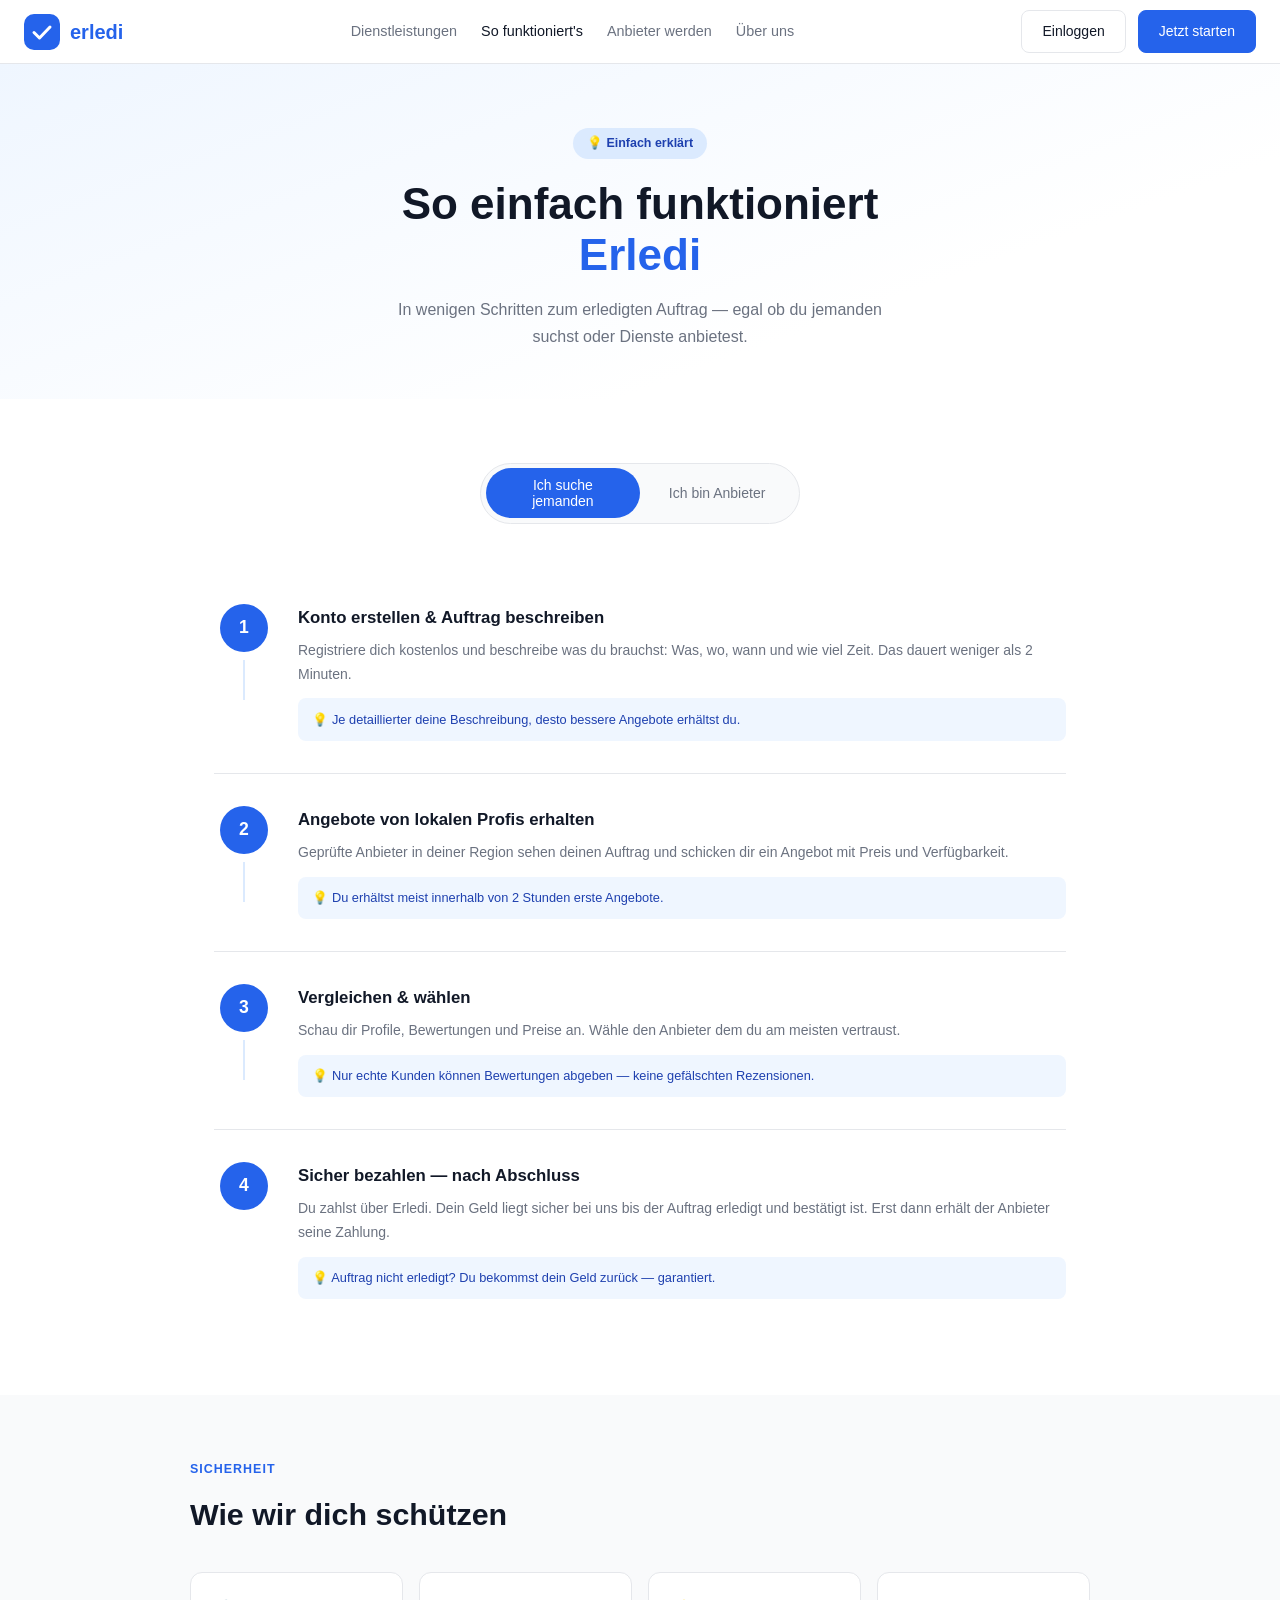
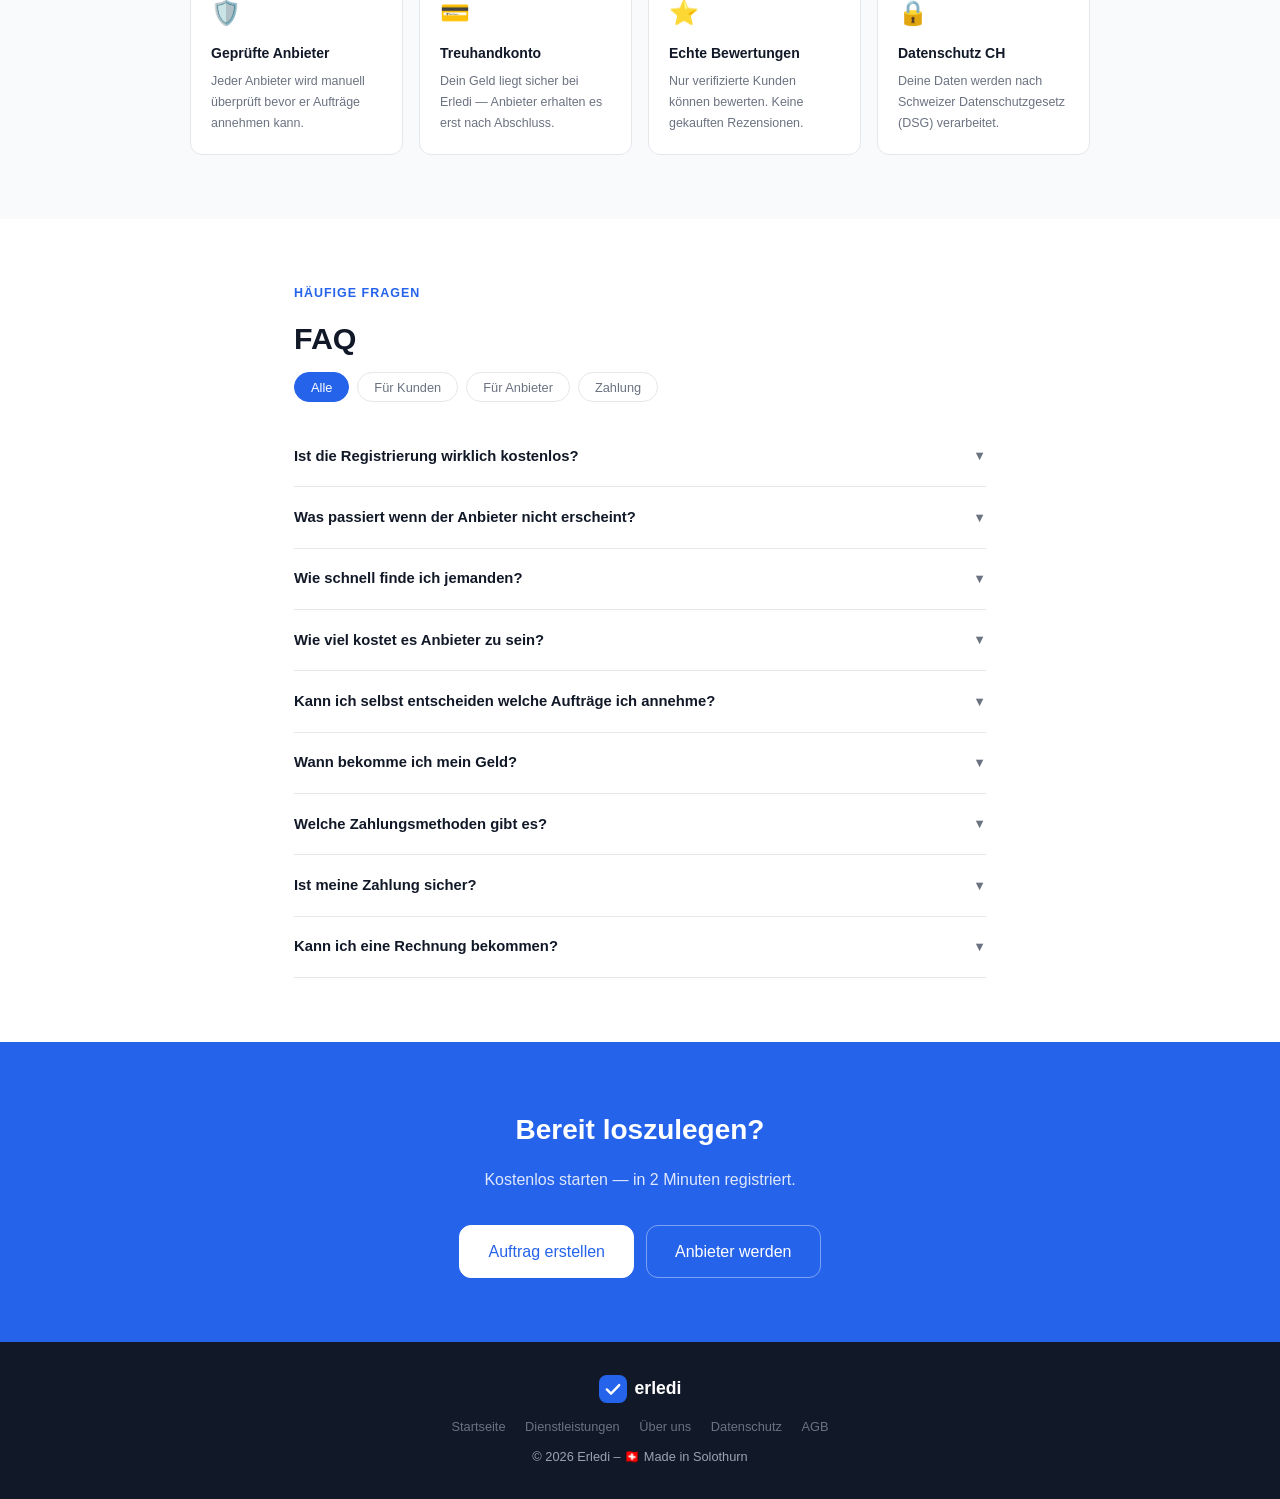
<file: wie-es-funktioniert.html>
<!DOCTYPE html>
<html lang="de">
<head>
<meta charset="UTF-8">
<meta name="viewport" content="width=device-width, initial-scale=1.0">
<title>So funktioniert's – Erledi</title>
<meta name="description" content="So funktioniert Erledi: Auftrag erstellen, Angebote erhalten, Anbieter auswählen, sicher bezahlen. Einfach erklärt.">
<link rel="icon" type="image/svg+xml" href="logo.svg">
<link rel="stylesheet" href="erledi-shared.css">
<style>
  *, *::before, *::after { box-sizing: border-box; margin: 0; padding: 0; }
  :root {
    --blue: #2563EB; --blue-dark: #1E40AF; --blue-light: #EFF6FF; --blue-mid: #DBEAFE;
    --green: #16A34A; --green-light: #F0FDF4; --green-mid: #BBF7D0;
    --text: #111827; --text-muted: #6B7280; --border: #E5E7EB;
    --bg: #FFFFFF; --bg-soft: #F9FAFB;
    --radius: 12px; --radius-sm: 8px;
    --shadow-md: 0 4px 16px rgba(0,0,0,0.08);
  }
  body { font-family: -apple-system, BlinkMacSystemFont, 'Segoe UI', sans-serif; color: var(--text); background: var(--bg); line-height: 1.7; }
  a { color: inherit; text-decoration: none; }
  nav { position: sticky; top: 0; z-index: 100; background: rgba(255,255,255,0.95); backdrop-filter: blur(10px); border-bottom: 1px solid var(--border); padding: 0 1.5rem; display: flex; align-items: center; justify-content: space-between; height: 64px; }
  .nav-logo { display: flex; align-items: center; gap: 10px; font-weight: 700; font-size: 1.25rem; color: var(--blue); }
  .nav-logo svg { width: 36px; height: 36px; }
  .nav-links { display: flex; align-items: center; gap: 1.5rem; }
  .nav-links a { font-size: 0.9rem; color: var(--text-muted); transition: color 0.15s; }
  .nav-links a:hover, .nav-links a.active { color: var(--text); font-weight: 500; }
  .btn { display: inline-flex; align-items: center; justify-content: center; padding: 0.55rem 1.25rem; border-radius: var(--radius-sm); font-size: 0.875rem; font-weight: 500; cursor: pointer; transition: all 0.15s; border: 1.5px solid transparent; }
  .btn-ghost { border-color: var(--border); color: var(--text); background: var(--bg); }
  .btn-primary { background: var(--blue); color: #fff; border-color: var(--blue); }
  .btn-primary:hover { background: var(--blue-dark); }
  .btn-green { background: var(--green); color: #fff; border-color: var(--green); }

  .hero { background: linear-gradient(160deg, var(--blue-light) 0%, var(--bg) 70%); padding: 4rem 1.5rem 3rem; text-align: center; }
  .badge { display: inline-flex; align-items: center; gap: 6px; background: var(--blue-mid); color: var(--blue-dark); padding: 0.3rem 0.9rem; border-radius: 999px; font-size: 0.78rem; font-weight: 600; margin-bottom: 1.25rem; }
  .hero h1 { font-size: clamp(1.75rem, 4vw, 2.75rem); font-weight: 800; line-height: 1.15; margin-bottom: 1rem; }
  .hero h1 span { color: var(--blue); }
  .hero p { font-size: 1rem; color: var(--text-muted); max-width: 520px; margin: 0 auto; }

  .section { max-width: 900px; margin: 0 auto; padding: 4rem 1.5rem; }
  .section-label { font-size: 0.78rem; font-weight: 700; letter-spacing: 0.08em; text-transform: uppercase; color: var(--blue); margin-bottom: 0.5rem; }
  .section-title { font-size: clamp(1.4rem, 3vw, 1.9rem); font-weight: 700; margin-bottom: 0.5rem; }
  .section-sub { color: var(--text-muted); font-size: 0.9rem; margin-bottom: 2.5rem; }

  /* TOGGLE */
  .toggle-wrap { display: flex; background: var(--bg-soft); border: 1.5px solid var(--border); border-radius: 999px; padding: 0.3rem; max-width: 320px; margin: 0 auto 3rem; }
  .toggle-btn { flex: 1; padding: 0.55rem 1rem; border-radius: 999px; border: none; background: none; font-size: 0.875rem; font-weight: 500; cursor: pointer; transition: all 0.2s; color: var(--text-muted); }
  .toggle-btn.active { background: var(--blue); color: #fff; }

  /* STEPS */
  .steps-list { display: flex; flex-direction: column; gap: 0; }
  .step-item { display: grid; grid-template-columns: 60px 1fr; gap: 1.5rem; padding: 2rem 0; border-bottom: 1px solid var(--border); align-items: start; }
  .step-item:last-child { border-bottom: none; }
  .step-num-wrap { display: flex; flex-direction: column; align-items: center; gap: 0.5rem; }
  .step-num { width: 48px; height: 48px; border-radius: 50%; background: var(--blue); color: #fff; display: flex; align-items: center; justify-content: center; font-weight: 800; font-size: 1.1rem; flex-shrink: 0; }
  .step-num.green { background: var(--green); }
  .step-connector { width: 2px; height: 40px; background: var(--blue-mid); }
  .step-content h3 { font-size: 1.05rem; font-weight: 700; margin-bottom: 0.4rem; }
  .step-content p { font-size: 0.875rem; color: var(--text-muted); margin-bottom: 0.75rem; }
  .step-tip { display: flex; align-items: flex-start; gap: 0.5rem; background: var(--blue-light); border-radius: var(--radius-sm); padding: 0.65rem 0.9rem; font-size: 0.8rem; color: var(--blue-dark); }
  .step-tip.green-tip { background: var(--green-light); color: #14532D; }

  /* PROTECTION */
  .protection-section { background: var(--bg-soft); padding: 4rem 1.5rem; }
  .protection-inner { max-width: 900px; margin: 0 auto; }
  .protection-grid { display: grid; grid-template-columns: repeat(auto-fit, minmax(200px, 1fr)); gap: 1rem; margin-top: 2rem; }
  .protection-card { background: var(--bg); border: 1.5px solid var(--border); border-radius: var(--radius); padding: 1.25rem; }
  .protection-icon { font-size: 1.5rem; margin-bottom: 0.5rem; }
  .protection-card h4 { font-size: 0.875rem; font-weight: 700; margin-bottom: 0.3rem; }
  .protection-card p { font-size: 0.78rem; color: var(--text-muted); }

  /* FAQ */
  .faq-section { max-width: 740px; margin: 0 auto; padding: 4rem 1.5rem; }
  .faq-tabs { display: flex; gap: 0.5rem; flex-wrap: wrap; margin-bottom: 1.5rem; }
  .faq-tab { padding: 0.4rem 1rem; border-radius: 999px; font-size: 0.8rem; font-weight: 500; border: 1.5px solid var(--border); background: var(--bg); cursor: pointer; color: var(--text-muted); transition: all 0.15s; }
  .faq-tab.active { background: var(--blue); color: #fff; border-color: var(--blue); }
  .faq-item { border-bottom: 1px solid var(--border); }
  .faq-question { display: flex; justify-content: space-between; align-items: center; padding: 1.1rem 0; cursor: pointer; gap: 1rem; }
  .faq-question h4 { font-size: 0.925rem; font-weight: 600; }
  .faq-arrow { font-size: 0.8rem; color: var(--text-muted); transition: transform 0.2s; flex-shrink: 0; }
  .faq-answer { display: none; padding-bottom: 1rem; font-size: 0.875rem; color: var(--text-muted); line-height: 1.7; }
  .faq-answer.open { display: block; }
  .faq-arrow.open { transform: rotate(180deg); }

  /* CTA */
  .cta-banner { background: var(--blue); color: #fff; padding: 4rem 1.5rem; text-align: center; }
  .cta-banner h2 { font-size: 1.75rem; font-weight: 700; margin-bottom: 0.75rem; }
  .cta-banner p { opacity: 0.85; margin-bottom: 2rem; }
  .cta-btns { display: flex; gap: 0.75rem; justify-content: center; flex-wrap: wrap; }
  .btn-white { background: #fff; color: var(--blue); border-color: #fff; }

  footer { background: #111827; color: #9CA3AF; padding: 2rem 1.5rem; text-align: center; font-size: 0.8rem; }
  .footer-logo { display: flex; align-items: center; gap: 8px; justify-content: center; color: #fff; font-weight: 700; font-size: 1.1rem; margin-bottom: 0.75rem; }
  footer a { color: #6B7280; margin: 0 0.5rem; }
  footer a:hover { color: #fff; }

  @media (max-width: 768px) {
    .nav-links { display: none; }
  }
</style>
</head>
<body>

<nav>
  <a href="index.html" class="nav-logo">
    <svg viewBox="0 0 36 36" fill="none"><rect width="36" height="36" rx="10" fill="#2563EB"/><path d="M10 18.5L15.5 24L26 13" stroke="white" stroke-width="3" stroke-linecap="round" stroke-linejoin="round"/></svg>
    erledi
  </a>
  <div class="nav-links">
    <a href="dienstleistungen.html">Dienstleistungen</a>
    <a href="wie-es-funktioniert.html" class="active">So funktioniert's</a>
    <a href="anbieter-werden.html">Anbieter werden</a>
    <a href="ueber-uns.html">Über uns</a>
  </div>
  <div style="display:flex;gap:0.75rem;">
    <a href="anbieter-werden.html" class="btn btn-ghost">Einloggen</a>
    <a href="index.html" class="btn btn-primary">Jetzt starten</a>
  </div>
</nav>

<div class="hero">
  <div class="badge">💡 Einfach erklärt</div>
  <h1>So einfach funktioniert<br><span>Erledi</span></h1>
  <p>In wenigen Schritten zum erledigten Auftrag — egal ob du jemanden suchst oder Dienste anbietest.</p>
</div>

<div class="section">
  <div class="toggle-wrap">
    <button class="toggle-btn active" onclick="showSide('kunde', this)">Ich suche jemanden</button>
    <button class="toggle-btn" onclick="showSide('anbieter', this)">Ich bin Anbieter</button>
  </div>

  <!-- KUNDE STEPS -->
  <div id="side-kunde">
    <div class="steps-list">
      <div class="step-item">
        <div class="step-num-wrap"><div class="step-num">1</div><div class="step-connector"></div></div>
        <div class="step-content">
          <h3>Konto erstellen & Auftrag beschreiben</h3>
          <p>Registriere dich kostenlos und beschreibe was du brauchst: Was, wo, wann und wie viel Zeit. Das dauert weniger als 2 Minuten.</p>
          <div class="step-tip">💡 Je detaillierter deine Beschreibung, desto bessere Angebote erhältst du.</div>
        </div>
      </div>
      <div class="step-item">
        <div class="step-num-wrap"><div class="step-num">2</div><div class="step-connector"></div></div>
        <div class="step-content">
          <h3>Angebote von lokalen Profis erhalten</h3>
          <p>Geprüfte Anbieter in deiner Region sehen deinen Auftrag und schicken dir ein Angebot mit Preis und Verfügbarkeit.</p>
          <div class="step-tip">💡 Du erhältst meist innerhalb von 2 Stunden erste Angebote.</div>
        </div>
      </div>
      <div class="step-item">
        <div class="step-num-wrap"><div class="step-num">3</div><div class="step-connector"></div></div>
        <div class="step-content">
          <h3>Vergleichen & wählen</h3>
          <p>Schau dir Profile, Bewertungen und Preise an. Wähle den Anbieter dem du am meisten vertraust.</p>
          <div class="step-tip">💡 Nur echte Kunden können Bewertungen abgeben — keine gefälschten Rezensionen.</div>
        </div>
      </div>
      <div class="step-item">
        <div class="step-num-wrap"><div class="step-num">4</div></div>
        <div class="step-content">
          <h3>Sicher bezahlen — nach Abschluss</h3>
          <p>Du zahlst über Erledi. Dein Geld liegt sicher bei uns bis der Auftrag erledigt und bestätigt ist. Erst dann erhält der Anbieter seine Zahlung.</p>
          <div class="step-tip">💡 Auftrag nicht erledigt? Du bekommst dein Geld zurück — garantiert.</div>
        </div>
      </div>
    </div>
  </div>

  <!-- ANBIETER STEPS -->
  <div id="side-anbieter" style="display:none;">
    <div class="steps-list">
      <div class="step-item">
        <div class="step-num-wrap"><div class="step-num green">1</div><div class="step-connector"></div></div>
        <div class="step-content">
          <h3>Profil erstellen — kostenlos</h3>
          <p>Registriere dich, wähle deine Dienstleistung und beschreibe dich kurz. Dein Profil ist in 5 Minuten fertig.</p>
          <div class="step-tip green-tip">✓ Keine Registrierungsgebühr. Kein Abo nötig zum Starten.</div>
        </div>
      </div>
      <div class="step-item">
        <div class="step-num-wrap"><div class="step-num green">2</div><div class="step-connector"></div></div>
        <div class="step-content">
          <h3>Aufträge in deiner Region sehen</h3>
          <p>Du siehst alle offenen Aufträge in deiner Region die zu deiner Dienstleistung passen. Du entscheidest selbst was du annimmst.</p>
          <div class="step-tip green-tip">✓ Kein Zwang — du wählst frei welche Aufträge du annimmst.</div>
        </div>
      </div>
      <div class="step-item">
        <div class="step-num-wrap"><div class="step-num green">3</div><div class="step-connector"></div></div>
        <div class="step-content">
          <h3>Auftrag ausführen</h3>
          <p>Führe den Auftrag professionell aus. Der Kunde bestätigt den Abschluss direkt auf der Plattform.</p>
          <div class="step-tip green-tip">✓ Fragen? Kommuniziere direkt mit dem Kunden über Erledi.</div>
        </div>
      </div>
      <div class="step-item">
        <div class="step-num-wrap"><div class="step-num green">4</div></div>
        <div class="step-content">
          <h3>Geld erhalten & Ruf aufbauen</h3>
          <p>Nach Bestätigung überweisen wir dir dein Geld direkt. Gute Bewertungen bringen automatisch mehr Aufträge.</p>
          <div class="step-tip green-tip">✓ Erledi behält 15–20% als Vermittlungsgebühr — nur wenn du verdienst.</div>
        </div>
      </div>
    </div>
  </div>
</div>

<!-- PROTECTION -->
<div class="protection-section">
  <div class="protection-inner">
    <div class="section-label">Sicherheit</div>
    <h2 class="section-title">Wie wir dich schützen</h2>
    <div class="protection-grid">
      <div class="protection-card">
        <div class="protection-icon">🛡️</div>
        <h4>Geprüfte Anbieter</h4>
        <p>Jeder Anbieter wird manuell überprüft bevor er Aufträge annehmen kann.</p>
      </div>
      <div class="protection-card">
        <div class="protection-icon">💳</div>
        <h4>Treuhandkonto</h4>
        <p>Dein Geld liegt sicher bei Erledi — Anbieter erhalten es erst nach Abschluss.</p>
      </div>
      <div class="protection-card">
        <div class="protection-icon">⭐</div>
        <h4>Echte Bewertungen</h4>
        <p>Nur verifizierte Kunden können bewerten. Keine gekauften Rezensionen.</p>
      </div>
      <div class="protection-card">
        <div class="protection-icon">🔒</div>
        <h4>Datenschutz CH</h4>
        <p>Deine Daten werden nach Schweizer Datenschutzgesetz (DSG) verarbeitet.</p>
      </div>
    </div>
  </div>
</div>

<!-- FAQ -->
<div class="faq-section">
  <div class="section-label">Häufige Fragen</div>
  <h2 class="section-title">FAQ</h2>
  <div class="faq-tabs">
    <button class="faq-tab active" onclick="filterFaq('alle', this)">Alle</button>
    <button class="faq-tab" onclick="filterFaq('kunde', this)">Für Kunden</button>
    <button class="faq-tab" onclick="filterFaq('anbieter', this)">Für Anbieter</button>
    <button class="faq-tab" onclick="filterFaq('zahlung', this)">Zahlung</button>
  </div>

  <div class="faq-item" data-cat="kunde">
    <div class="faq-question" onclick="toggleFaq(this)"><h4>Ist die Registrierung wirklich kostenlos?</h4><span class="faq-arrow">▼</span></div>
    <div class="faq-answer">Ja, vollständig kostenlos. Du erstellst dein Konto gratis und kannst sofort Aufträge erstellen. Kosten entstehen nur wenn du einen Auftrag bezahlst.</div>
  </div>
  <div class="faq-item" data-cat="kunde">
    <div class="faq-question" onclick="toggleFaq(this)"><h4>Was passiert wenn der Anbieter nicht erscheint?</h4><span class="faq-arrow">▼</span></div>
    <div class="faq-answer">Da dein Geld im Treuhandkonto liegt und erst nach deiner Bestätigung freigegeben wird, erhältst du es vollständig zurück. Der Anbieter wird ausserdem von der Plattform gesperrt.</div>
  </div>
  <div class="faq-item" data-cat="kunde">
    <div class="faq-question" onclick="toggleFaq(this)"><h4>Wie schnell finde ich jemanden?</h4><span class="faq-arrow">▼</span></div>
    <div class="faq-answer">In der Regel erhältst du innerhalb von 2 Stunden erste Angebote. Bei dringenden Aufträgen kannst du die Sofortbuchung aktivieren.</div>
  </div>
  <div class="faq-item" data-cat="anbieter">
    <div class="faq-question" onclick="toggleFaq(this)"><h4>Wie viel kostet es Anbieter zu sein?</h4><span class="faq-arrow">▼</span></div>
    <div class="faq-answer">Die Registrierung ist gratis. Erledi behält 15–20% Vermittlungsgebühr pro abgeschlossenem Auftrag. Du zahlst also nur wenn du verdienst.</div>
  </div>
  <div class="faq-item" data-cat="anbieter">
    <div class="faq-question" onclick="toggleFaq(this)"><h4>Kann ich selbst entscheiden welche Aufträge ich annehme?</h4><span class="faq-arrow">▼</span></div>
    <div class="faq-answer">Ja, vollständig. Du siehst alle verfügbaren Aufträge und entscheidest frei welche du annimmst. Kein Zwang, kein Minimum.</div>
  </div>
  <div class="faq-item" data-cat="anbieter">
    <div class="faq-question" onclick="toggleFaq(this)"><h4>Wann bekomme ich mein Geld?</h4><span class="faq-arrow">▼</span></div>
    <div class="faq-answer">Sobald der Kunde den Auftrag bestätigt hat, wird die Zahlung innerhalb von 1–3 Werktagen auf dein Konto überwiesen.</div>
  </div>
  <div class="faq-item" data-cat="zahlung">
    <div class="faq-question" onclick="toggleFaq(this)"><h4>Welche Zahlungsmethoden gibt es?</h4><span class="faq-arrow">▼</span></div>
    <div class="faq-answer">Wir akzeptieren Kreditkarte (Visa, Mastercard), TWINT und Banküberweisung. Alle Zahlungen laufen sicher über Stripe ab.</div>
  </div>
  <div class="faq-item" data-cat="zahlung">
    <div class="faq-question" onclick="toggleFaq(this)"><h4>Ist meine Zahlung sicher?</h4><span class="faq-arrow">▼</span></div>
    <div class="faq-answer">Ja. Alle Zahlungen werden verschlüsselt über Stripe verarbeitet — einem der sichersten Zahlungsanbieter der Welt. Erledi sieht deine Kartendaten nie.</div>
  </div>
  <div class="faq-item" data-cat="zahlung">
    <div class="faq-question" onclick="toggleFaq(this)"><h4>Kann ich eine Rechnung bekommen?</h4><span class="faq-arrow">▼</span></div>
    <div class="faq-answer">Ja, nach jedem Auftrag erhältst du automatisch eine Rechnung per E-Mail. Diese kann für die Steuern oder Spesenabrechnung verwendet werden.</div>
  </div>
</div>

<!-- CTA -->
<div class="cta-banner">
  <h2>Bereit loszulegen?</h2>
  <p>Kostenlos starten — in 2 Minuten registriert.</p>
  <div class="cta-btns">
    <a href="index.html" class="btn btn-white" style="padding:0.75rem 1.75rem;font-size:1rem;border-radius:var(--radius);">Auftrag erstellen</a>
    <a href="anbieter-werden.html" class="btn" style="border-color:rgba(255,255,255,0.4);color:#fff;padding:0.75rem 1.75rem;font-size:1rem;border-radius:var(--radius);">Anbieter werden</a>
  </div>
</div>

<footer>
  <div class="footer-logo">
    <svg viewBox="0 0 36 36" fill="none" width="28" height="28"><rect width="36" height="36" rx="10" fill="#2563EB"/><path d="M10 18.5L15.5 24L26 13" stroke="white" stroke-width="3" stroke-linecap="round" stroke-linejoin="round"/></svg>
    erledi
  </div>
  <div style="margin-bottom:0.5rem;">
    <a href="index.html">Startseite</a>
    <a href="dienstleistungen.html">Dienstleistungen</a>
    <a href="ueber-uns.html">Über uns</a>
    <a href="#">Datenschutz</a>
    <a href="#">AGB</a>
  </div>
  <div>© 2026 Erledi – 🇨🇭 Made in Solothurn</div>
</footer>

<script>
function showSide(side, btn) {
  document.getElementById('side-kunde').style.display = side === 'kunde' ? 'block' : 'none';
  document.getElementById('side-anbieter').style.display = side === 'anbieter' ? 'block' : 'none';
  document.querySelectorAll('.toggle-btn').forEach(b => b.classList.remove('active'));
  btn.classList.add('active');
}
function toggleFaq(el) {
  var answer = el.nextElementSibling;
  var arrow = el.querySelector('.faq-arrow');
  var isOpen = answer.classList.contains('open');
  document.querySelectorAll('.faq-answer.open').forEach(a => a.classList.remove('open'));
  document.querySelectorAll('.faq-arrow.open').forEach(a => a.classList.remove('open'));
  if (!isOpen) { answer.classList.add('open'); arrow.classList.add('open'); }
}
function filterFaq(cat, btn) {
  document.querySelectorAll('.faq-tab').forEach(b => b.classList.remove('active'));
  btn.classList.add('active');
  document.querySelectorAll('.faq-item').forEach(item => {
    item.style.display = (cat === 'alle' || item.dataset.cat === cat) ? 'block' : 'none';
  });
}
</script>
<script>
function toggleMenu(){
  var h=document.getElementById('hamburger');
  var m=document.getElementById('mobile-menu');
  if(h && m){
    h.classList.toggle('open');
    m.classList.toggle('open');
    document.body.style.overflow=m.classList.contains('open')?'hidden':'';
  }
}
</script>
</body>
</html>
</file>
<file: erledi-shared.css>
/* erledi-shared.css - Mobile-first shared styles */
*, *::before, *::after { box-sizing: border-box; margin: 0; padding: 0; }
:root {
  --blue: #2563EB; --blue-dark: #1E40AF; --blue-light: #EFF6FF; --blue-mid: #DBEAFE;
  --green: #16A34A; --green-light: #F0FDF4; --green-mid: #BBF7D0;
  --red: #DC2626; --red-light: #FEF2F2;
  --text: #111827; --text-muted: #6B7280; --border: #E5E7EB;
  --bg: #FFFFFF; --bg-soft: #F9FAFB;
  --radius: 12px; --radius-sm: 8px;
  --shadow-md: 0 4px 16px rgba(0,0,0,0.08);
}
html { scroll-behavior: smooth; }
body { font-family: -apple-system, BlinkMacSystemFont, 'Segoe UI', sans-serif; color: var(--text); background: var(--bg); line-height: 1.6; -webkit-text-size-adjust: 100%; }
a { color: inherit; text-decoration: none; }
img { max-width: 100%; display: block; }

/* BUTTONS */
.btn { display: inline-flex; align-items: center; justify-content: center; gap: 6px; padding: 0.6rem 1.25rem; border-radius: var(--radius-sm); font-size: 0.875rem; font-weight: 500; cursor: pointer; transition: all 0.15s; border: 1.5px solid transparent; white-space: nowrap; -webkit-tap-highlight-color: transparent; }
.btn-ghost { border-color: var(--border); color: var(--text); background: var(--bg); }
.btn-ghost:hover { background: var(--bg-soft); }
.btn-primary { background: var(--blue); color: #fff; border-color: var(--blue); }
.btn-primary:hover { background: var(--blue-dark); }
.btn-green { background: var(--green); color: #fff; border-color: var(--green); }
.btn-green:hover { background: #15803D; }
.btn-lg { padding: 0.75rem 1.75rem; font-size: 1rem; border-radius: var(--radius); }

/* NAV */
nav { position: sticky; top: 0; z-index: 200; background: rgba(255,255,255,0.97); backdrop-filter: blur(10px); border-bottom: 1px solid var(--border); padding: 0 1rem; display: flex; align-items: center; justify-content: space-between; height: 60px; }
.nav-logo { display: flex; align-items: center; gap: 8px; font-weight: 800; font-size: 1.2rem; color: var(--blue); }
.nav-logo svg { width: 32px; height: 32px; flex-shrink: 0; }
.nav-links { display: none; }
.nav-cta-desktop { display: none; }
.nav-hamburger { display: flex; flex-direction: column; gap: 5px; cursor: pointer; padding: 8px; -webkit-tap-highlight-color: transparent; }
.nav-hamburger span { display: block; width: 22px; height: 2px; background: var(--text); border-radius: 2px; transition: all 0.25s; }
.nav-hamburger.open span:nth-child(1) { transform: translateY(7px) rotate(45deg); }
.nav-hamburger.open span:nth-child(2) { opacity: 0; }
.nav-hamburger.open span:nth-child(3) { transform: translateY(-7px) rotate(-45deg); }

/* MOBILE MENU */
.mobile-menu { display: none; position: fixed; top: 60px; left: 0; right: 0; bottom: 0; background: var(--bg); z-index: 199; padding: 1.5rem 1rem; overflow-y: auto; border-top: 1px solid var(--border); }
.mobile-menu.open { display: flex; flex-direction: column; gap: 0.25rem; }
.mobile-menu a { display: block; padding: 0.9rem 1rem; font-size: 1rem; font-weight: 500; color: var(--text); border-radius: var(--radius-sm); transition: background 0.15s; }
.mobile-menu a:hover { background: var(--bg-soft); }
.mobile-menu-divider { height: 1px; background: var(--border); margin: 0.75rem 0; }
.mobile-menu .btn { width: 100%; padding: 0.85rem; font-size: 1rem; border-radius: var(--radius); margin-bottom: 0.5rem; }

/* FOOTER */
footer { background: #111827; color: #9CA3AF; padding: 2.5rem 1rem; }
.footer-inner { max-width: 1100px; margin: 0 auto; }
.footer-logo { display: flex; align-items: center; gap: 8px; color: #fff; font-weight: 800; font-size: 1.1rem; margin-bottom: 0.75rem; }
.footer-desc { font-size: 0.82rem; line-height: 1.6; margin-bottom: 1.5rem; max-width: 280px; }
.footer-links { display: flex; flex-wrap: wrap; gap: 0.5rem 1.5rem; margin-bottom: 1.5rem; }
.footer-links a { font-size: 0.82rem; color: #9CA3AF; transition: color 0.15s; }
.footer-links a:hover { color: #fff; }
.footer-bottom { padding-top: 1.25rem; border-top: 1px solid #1F2937; font-size: 0.75rem; color: #6B7280; }

@media (min-width: 768px) {
  nav { padding: 0 1.5rem; height: 64px; }
  .nav-logo svg { width: 36px; height: 36px; }
  .nav-logo { font-size: 1.25rem; }
  .nav-links { display: flex; align-items: center; gap: 1.5rem; }
  .nav-links a { font-size: 0.9rem; color: var(--text-muted); transition: color 0.15s; }
  .nav-links a:hover, .nav-links a.active { color: var(--text); font-weight: 500; }
  .nav-cta-desktop { display: flex; gap: 0.75rem; }
  .nav-hamburger { display: none; }
  .mobile-menu { display: none !important; }
}
</file>
